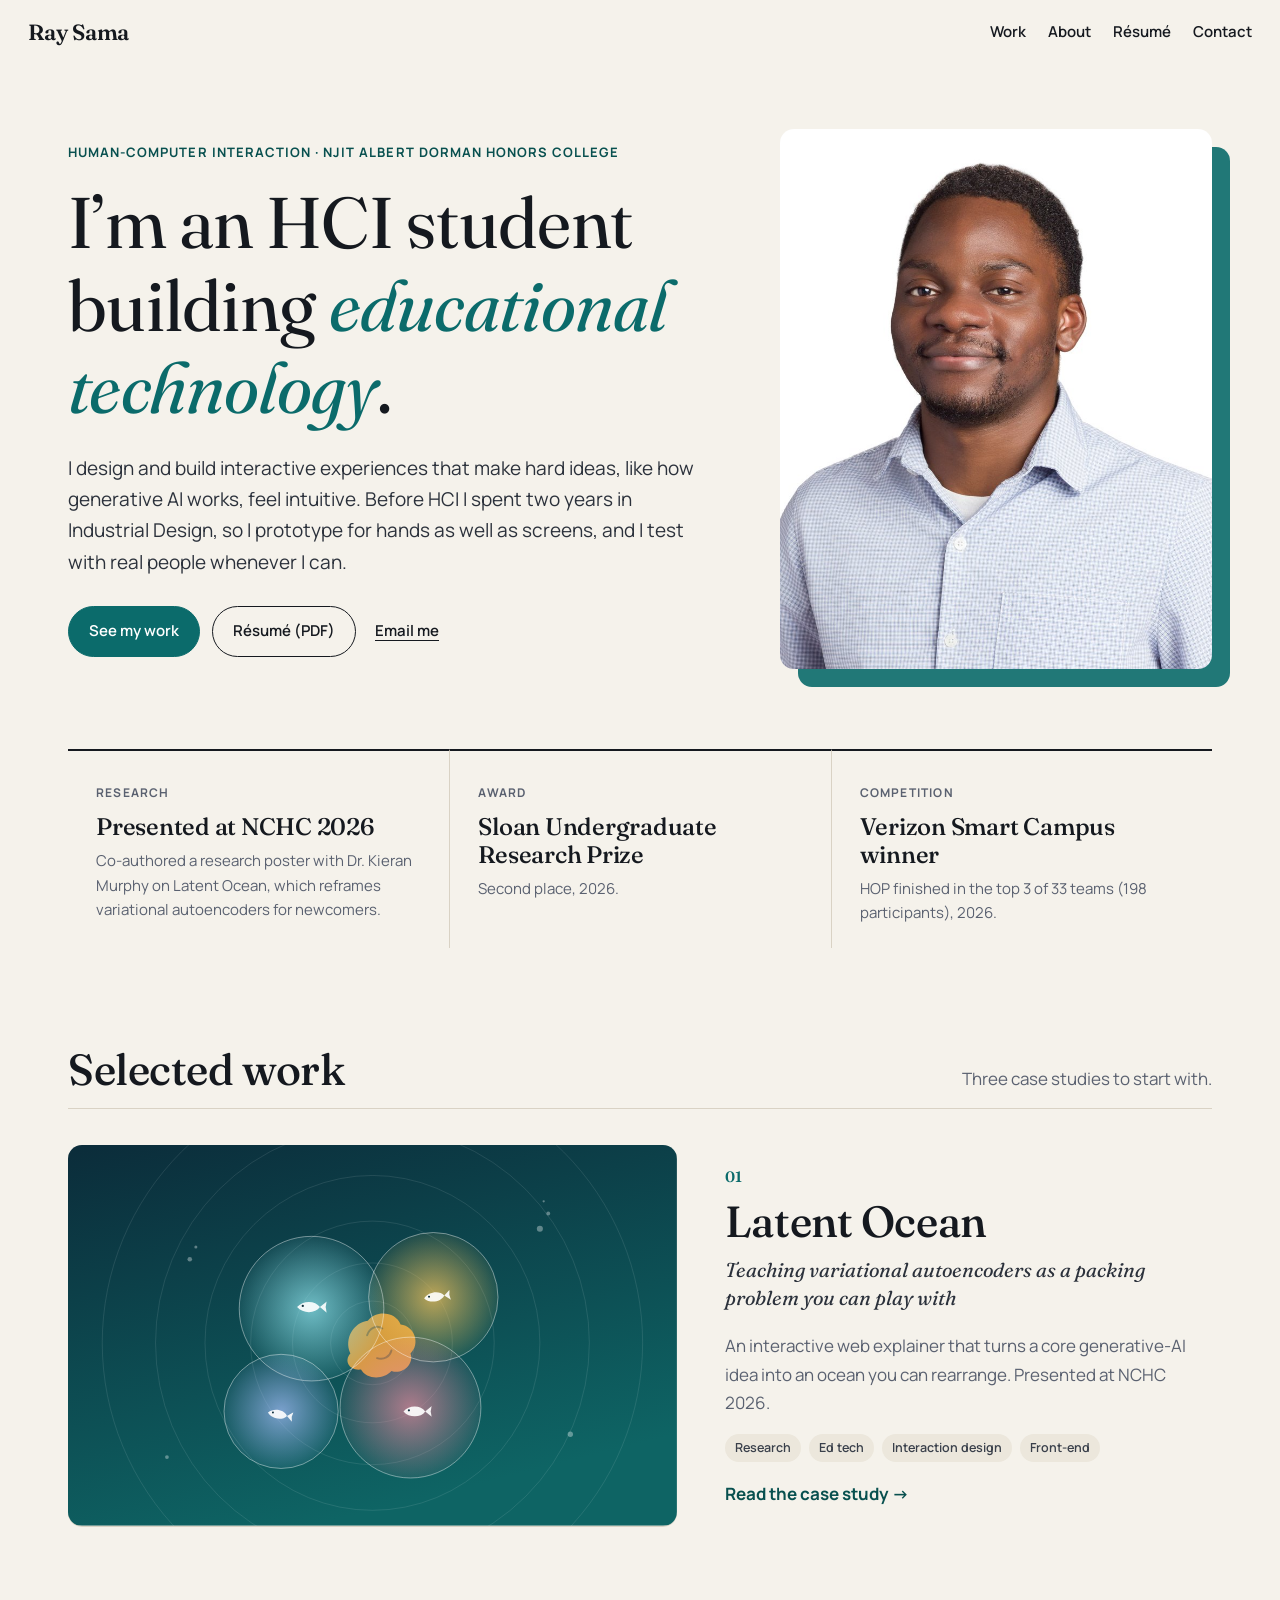
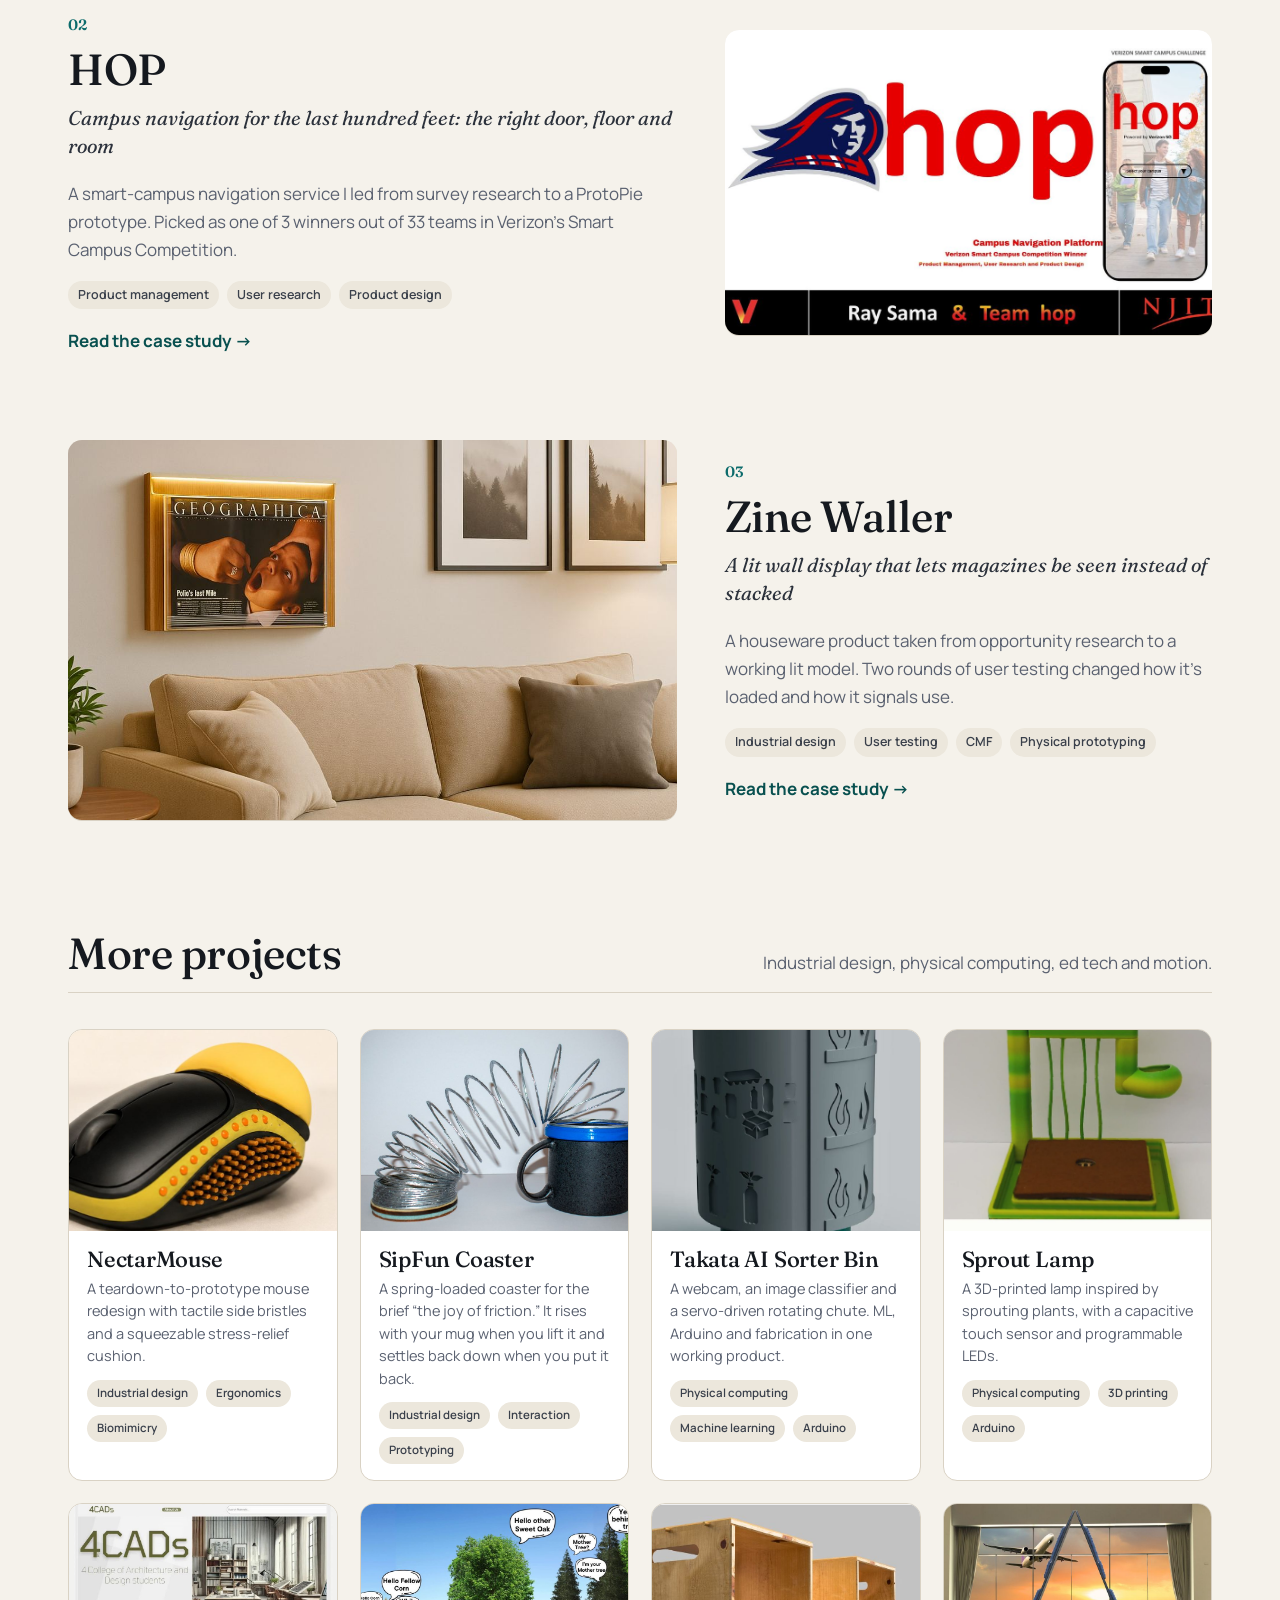
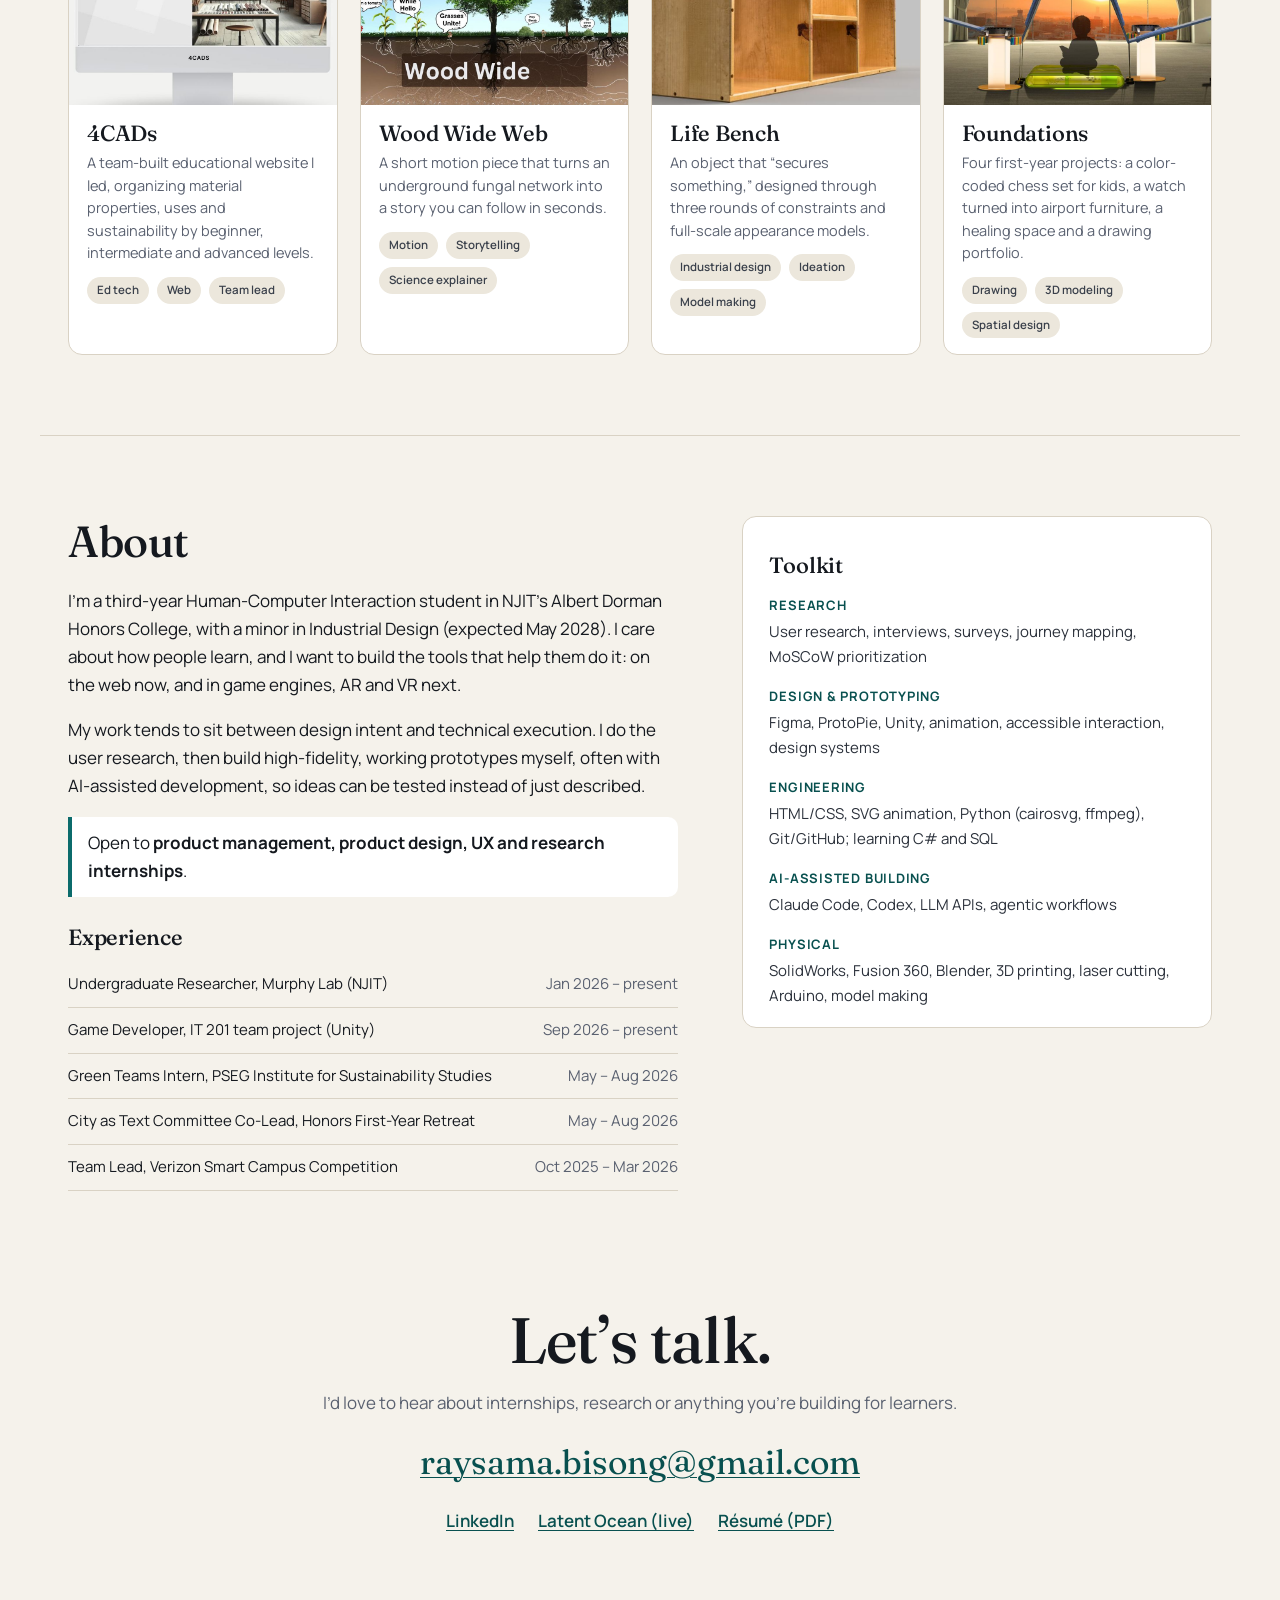
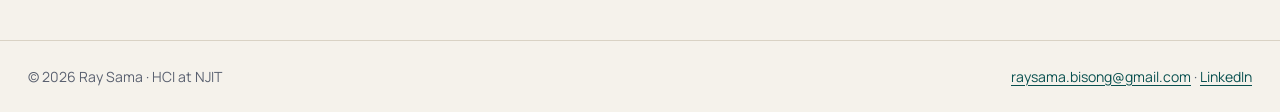
<file: index.html>
<!DOCTYPE html>
<html lang="en">
<head>
<meta charset="utf-8">
<meta name="viewport" content="width=device-width, initial-scale=1">
<title>Ray Sama | HCI student building educational technology</title>
<meta name="description" content="Portfolio of Ray Sama, a Human-Computer Interaction student at NJIT who builds educational technology, interactive prototypes and physical products.">
<meta property="og:title" content="Ray Sama | HCI student building educational technology">
<meta property="og:description" content="Portfolio of Ray Sama, a Human-Computer Interaction student at NJIT who builds educational technology, interactive prototypes and physical products.">
<meta property="og:type" content="website">
<meta property="og:image" content="https://iamraygb.github.io/assets/img/og.jpg">
<meta name="twitter:card" content="summary_large_image">
<link rel="icon" href="assets/favicon.svg" type="image/svg+xml">
<link rel="preconnect" href="https://fonts.googleapis.com"><link rel="preconnect" href="https://fonts.gstatic.com" crossorigin><link href="https://fonts.googleapis.com/css2?family=Fraunces:opsz,wght@9..144,400;9..144,500;9..144,600&family=Manrope:wght@400;500;600;700&display=swap" rel="stylesheet">
<link rel="stylesheet" href="assets/css/site.css">
</head>
<body>
<a class="skip" href="#main">Skip to content</a>
<header class="site-header">
  <a class="wordmark" href="index.html">Ray Sama</a>
  <nav aria-label="Primary">
    <a href="index.html#work">Work</a>
    <a href="index.html#about">About</a>
    <a href="assets/Ray_Sama_Resume.pdf">R&eacute;sum&eacute;</a>
    <a href="index.html#contact">Contact</a>
  </nav>
</header>
<main id="main">
<section class="hero wrap">
  <div class="hero-text">
    <p class="eyebrow">Human-Computer Interaction &middot; NJIT Albert Dorman Honors College</p>
    <h1>I&rsquo;m an HCI student building <em>educational technology</em>.</h1>
    <p class="lede">I design and build interactive experiences that make hard ideas, like how generative AI works, feel intuitive. Before HCI I spent two years in Industrial Design, so I prototype for hands as well as screens, and I test with real people whenever I can.</p>
    <div class="cta">
      <a class="btn primary" href="#work">See my work</a>
      <a class="btn" href="assets/Ray_Sama_Resume.pdf">R&eacute;sum&eacute; (PDF)</a>
      <a class="btn ghost" href="mailto:raysama.bisong@gmail.com">Email me</a>
    </div>
  </div>
  <figure class="hero-photo">
    <img src="assets/img/ray-sama.jpg" width="800" height="1000" alt="Portrait of Ray Sama" loading="eager">
  </figure>
</section>

<section class="highlights wrap" aria-label="Highlights">
  <div class="hl">
    <span class="hl-label">Research</span>
    <h2 class="hl-title">Presented at NCHC 2026</h2>
    <p>Co-authored a research poster with Dr. Kieran Murphy on Latent Ocean, which reframes variational autoencoders for newcomers.</p>
  </div>
  <div class="hl">
    <span class="hl-label">Award</span>
    <h2 class="hl-title">Sloan Undergraduate Research Prize</h2>
    <p>Second place, 2026.</p>
  </div>
  <div class="hl">
    <span class="hl-label">Competition</span>
    <h2 class="hl-title">Verizon Smart Campus winner</h2>
    <p>HOP finished in the top 3 of 33 teams (198 participants), 2026.</p>
  </div>
</section>

<section id="work" class="work wrap">
  <div class="section-head"><h2>Selected work</h2><p>Three case studies to start with.</p></div>
  <article class="feature">
    <a class="feature-media" href="work/latent-ocean.html" tabindex="-1" aria-hidden="true"><svg class="ocean-art" viewBox="0 0 1600 1000" role="img" aria-label="Illustration of Latent Ocean: translucent clouds overlapping around a central reef" xmlns="http://www.w3.org/2000/svg" preserveAspectRatio="xMidYMid slice">
<defs>
<linearGradient id="sea" x1="0" y1="0" x2="0.4" y2="1"><stop offset="0" stop-color="#0B2C3A"/><stop offset="1" stop-color="#0E6464"/></linearGradient>
<radialGradient id="c1"><stop offset="0" stop-color="#8FE3EC" stop-opacity=".75"/><stop offset="1" stop-color="#8FE3EC" stop-opacity=".08"/></radialGradient>
<radialGradient id="c2"><stop offset="0" stop-color="#F5C35A" stop-opacity=".75"/><stop offset="1" stop-color="#F5C35A" stop-opacity=".08"/></radialGradient>
<radialGradient id="c3"><stop offset="0" stop-color="#F08AA0" stop-opacity=".7"/><stop offset="1" stop-color="#F08AA0" stop-opacity=".08"/></radialGradient>
<radialGradient id="c4"><stop offset="0" stop-color="#A9C1FF" stop-opacity=".7"/><stop offset="1" stop-color="#A9C1FF" stop-opacity=".08"/></radialGradient>
<symbol id="fish" viewBox="-30 -14 60 28"><path d="M-22 0 C-12 -12 10 -12 18 0 C10 12 -12 12 -22 0Z M18 0 L30 -10 L28 0 L30 10Z" fill="#fff" fill-opacity=".9"/><circle cx="-12" cy="-2" r="2" fill="#0B2C3A"/></symbol>
</defs>
<rect width="1600" height="1000" fill="url(#sea)"/>
<g fill="none" stroke="#fff" stroke-opacity=".13" stroke-width="2">
<circle cx="800" cy="520" r="110"/><circle cx="800" cy="520" r="210"/><circle cx="800" cy="520" r="320"/><circle cx="800" cy="520" r="440"/><circle cx="800" cy="520" r="570"/><circle cx="800" cy="520" r="710"/>
</g>
<path d="M742 548c-18-40 10-82 46-86 22-30 74-24 86 10 38 4 52 52 26 76 10 30-22 56-50 46-22 24-66 22-80-4-30 4-46-22-28-42z" fill="#E7A23B" fill-opacity=".92"/>
<path d="M786 500c6-20 26-28 40-18M812 560c18 6 34-4 38-20" stroke="#0B2C3A" stroke-opacity=".35" stroke-width="5" fill="none" stroke-linecap="round"/>
<circle cx="640" cy="430" r="190" fill="url(#c1)"/>
<circle cx="960" cy="400" r="170" fill="url(#c2)"/>
<circle cx="900" cy="690" r="185" fill="url(#c3)"/>
<circle cx="560" cy="700" r="150" fill="url(#c4)"/>
<g stroke="#fff" stroke-opacity=".55" stroke-width="2" fill="none">
<circle cx="640" cy="430" r="190"/><circle cx="960" cy="400" r="170"/><circle cx="900" cy="690" r="185"/><circle cx="560" cy="700" r="150"/>
</g>
<use href="#fish" x="590" y="405" width="90" height="42"/>
<use href="#fish" x="925" y="380" width="80" height="38" transform="rotate(-8 965 399)"/>
<use href="#fish" x="870" y="680" width="86" height="40"/>
<use href="#fish" x="515" y="690" width="76" height="36" transform="rotate(10 553 708)"/>
<g fill="#fff" fill-opacity=".35"><circle cx="1240" cy="220" r="8"/><circle cx="1262" cy="180" r="5"/><circle cx="1250" cy="148" r="3"/><circle cx="320" cy="300" r="6"/><circle cx="336" cy="268" r="4"/><circle cx="1320" cy="760" r="7"/><circle cx="260" cy="820" r="5"/></g>
</svg></a>
    <div class="feature-body">
      <span class="num">01</span>
      <h3><a href="work/latent-ocean.html">Latent Ocean</a></h3>
      <p class="feature-kicker">Teaching variational autoencoders as a packing problem you can play with</p>
      <p>An interactive web explainer that turns a core generative-AI idea into an ocean you can rearrange. Presented at NCHC 2026.</p>
      <ul class="tags"><li>Research</li><li>Ed tech</li><li>Interaction design</li><li>Front-end</li></ul>
      <a class="more" href="work/latent-ocean.html">Read the case study <span aria-hidden="true">&rarr;</span></a>
    </div>
  </article>
  <article class="feature flip">
    <a class="feature-media" href="work/hop.html" tabindex="-1" aria-hidden="true"><img src="assets/img/hop/cover.jpg" width="1200" height="675" alt="HOP project cover" loading="lazy"></a>
    <div class="feature-body">
      <span class="num">02</span>
      <h3><a href="work/hop.html">HOP</a></h3>
      <p class="feature-kicker">Campus navigation for the last hundred feet: the right door, floor and room</p>
      <p>A smart-campus navigation service I led from survey research to a ProtoPie prototype. Picked as one of 3 winners out of 33 teams in Verizon&rsquo;s Smart Campus Competition.</p>
      <ul class="tags"><li>Product management</li><li>User research</li><li>Product design</li></ul>
      <a class="more" href="work/hop.html">Read the case study <span aria-hidden="true">&rarr;</span></a>
    </div>
  </article>
  <article class="feature">
    <a class="feature-media" href="work/zine-waller.html" tabindex="-1" aria-hidden="true"><img src="assets/img/zine-waller/cover.jpg" width="1200" height="675" alt="Zine Waller project cover" loading="lazy"></a>
    <div class="feature-body">
      <span class="num">03</span>
      <h3><a href="work/zine-waller.html">Zine Waller</a></h3>
      <p class="feature-kicker">A lit wall display that lets magazines be seen instead of stacked</p>
      <p>A houseware product taken from opportunity research to a working lit model. Two rounds of user testing changed how it&rsquo;s loaded and how it signals use.</p>
      <ul class="tags"><li>Industrial design</li><li>User testing</li><li>CMF</li><li>Physical prototyping</li></ul>
      <a class="more" href="work/zine-waller.html">Read the case study <span aria-hidden="true">&rarr;</span></a>
    </div>
  </article>
</section>

<section class="more-work wrap" aria-labelledby="more-title">
  <div class="section-head"><h2 id="more-title">More projects</h2><p>Industrial design, physical computing, ed tech and motion.</p></div>
  <div class="grid">
    <a class="card" href="work/nectarmouse.html">
      <div class="card-media"><img src="assets/img/nectarmouse/cover.jpg" width="936" height="527" alt="NectarMouse project cover" loading="lazy"></div>
      <div class="card-body"><h3>NectarMouse</h3><p>A teardown-to-prototype mouse redesign with tactile side bristles and a squeezable stress-relief cushion.</p><ul class="tags"><li>Industrial design</li><li>Ergonomics</li><li>Biomimicry</li></ul></div>
    </a>
    <a class="card" href="work/sipfun-coaster.html">
      <div class="card-media"><img src="assets/img/sipfun-coaster/cover.jpg" width="1200" height="675" alt="SipFun Coaster project cover" loading="lazy"></div>
      <div class="card-body"><h3>SipFun Coaster</h3><p>A spring-loaded coaster for the brief &ldquo;the joy of friction.&rdquo; It rises with your mug when you lift it and settles back down when you put it back.</p><ul class="tags"><li>Industrial design</li><li>Interaction</li><li>Prototyping</li></ul></div>
    </a>
    <a class="card" href="work/takata-sorter-bin.html">
      <div class="card-media"><img src="assets/img/takata-sorter-bin/cover.jpg" width="666" height="872" alt="Takata AI Sorter Bin project cover" loading="lazy"></div>
      <div class="card-body"><h3>Takata AI Sorter Bin</h3><p>A webcam, an image classifier and a servo-driven rotating chute. ML, Arduino and fabrication in one working product.</p><ul class="tags"><li>Physical computing</li><li>Machine learning</li><li>Arduino</li></ul></div>
    </a>
    <a class="card" href="work/sprout-lamp.html">
      <div class="card-media"><img src="assets/img/sprout-lamp/cover.jpg" width="1200" height="820" alt="Sprout Lamp project cover" loading="lazy"></div>
      <div class="card-body"><h3>Sprout Lamp</h3><p>A 3D-printed lamp inspired by sprouting plants, with a capacitive touch sensor and programmable LEDs.</p><ul class="tags"><li>Physical computing</li><li>3D printing</li><li>Arduino</li></ul></div>
    </a>
    <a class="card" href="work/4cads.html">
      <div class="card-media"><img src="assets/img/4cads/cover.jpg" width="918" height="780" alt="4CADs project cover" loading="lazy"></div>
      <div class="card-body"><h3>4CADs</h3><p>A team-built educational website I led, organizing material properties, uses and sustainability by beginner, intermediate and advanced levels.</p><ul class="tags"><li>Ed tech</li><li>Web</li><li>Team lead</li></ul></div>
    </a>
    <a class="card" href="work/wood-wide-web.html">
      <div class="card-media"><img src="assets/img/wood-wide-web/cover.jpg" width="1200" height="675" alt="Wood Wide Web project cover" loading="lazy"></div>
      <div class="card-body"><h3>Wood Wide Web</h3><p>A short motion piece that turns an underground fungal network into a story you can follow in seconds.</p><ul class="tags"><li>Motion</li><li>Storytelling</li><li>Science explainer</li></ul></div>
    </a>
    <a class="card" href="work/life-bench.html">
      <div class="card-media"><img src="assets/img/life-bench/cover.jpg" width="1116" height="557" alt="Life Bench project cover" loading="lazy"></div>
      <div class="card-body"><h3>Life Bench</h3><p>An object that &ldquo;secures something,&rdquo; designed through three rounds of constraints and full-scale appearance models.</p><ul class="tags"><li>Industrial design</li><li>Ideation</li><li>Model making</li></ul></div>
    </a>
    <a class="card" href="work/foundations.html">
      <div class="card-media"><img src="assets/img/foundations/cover.jpg" width="1200" height="628" alt="Foundations project cover" loading="lazy"></div>
      <div class="card-body"><h3>Foundations</h3><p>Four first-year projects: a color-coded chess set for kids, a watch turned into airport furniture, a healing space and a drawing portfolio.</p><ul class="tags"><li>Drawing</li><li>3D modeling</li><li>Spatial design</li></ul></div>
    </a>
  </div>
</section>

<section id="about" class="about wrap">
  <div class="about-text">
    <h2>About</h2>
    <p>I&rsquo;m a third-year Human-Computer Interaction student in NJIT&rsquo;s Albert Dorman Honors College, with a minor in Industrial Design (expected May 2028). I care about how people learn, and I want to build the tools that help them do it: on the web now, and in game engines, AR and VR next.</p>
    <p>My work tends to sit between design intent and technical execution. I do the user research, then build high-fidelity, working prototypes myself, often with AI-assisted development, so ideas can be tested instead of just described.</p>
    <p class="open">Open to <strong>product management, product design, UX and research internships</strong>.</p>
    <h3>Experience</h3>
    <ul class="exp">
      <li><span>Undergraduate Researcher, Murphy Lab (NJIT)</span><span>Jan 2026 &ndash; present</span></li>
      <li><span>Game Developer, IT 201 team project (Unity)</span><span>Sep 2026 &ndash; present</span></li>
      <li><span>Green Teams Intern, PSEG Institute for Sustainability Studies</span><span>May &ndash; Aug 2026</span></li>
      <li><span>City as Text Committee Co-Lead, Honors First-Year Retreat</span><span>May &ndash; Aug 2026</span></li>
      <li><span>Team Lead, Verizon Smart Campus Competition</span><span>Oct 2025 &ndash; Mar 2026</span></li>
    </ul>
  </div>
  <div class="skills">
    <h3>Toolkit</h3>
    <dl>
      <dt>Research</dt><dd>User research, interviews, surveys, journey mapping, MoSCoW prioritization</dd>
      <dt>Design &amp; prototyping</dt><dd>Figma, ProtoPie, Unity, animation, accessible interaction, design systems</dd>
      <dt>Engineering</dt><dd>HTML/CSS, SVG animation, Python (cairosvg, ffmpeg), Git/GitHub; learning C# and SQL</dd>
      <dt>AI-assisted building</dt><dd>Claude Code, Codex, LLM APIs, agentic workflows</dd>
      <dt>Physical</dt><dd>SolidWorks, Fusion 360, Blender, 3D printing, laser cutting, Arduino, model making</dd>
    </dl>
  </div>
</section>

<section id="contact" class="contact wrap">
  <h2>Let&rsquo;s talk.</h2>
  <p>I&rsquo;d love to hear about internships, research or anything you&rsquo;re building for learners.</p>
  <p class="contact-links">
    <a class="big" href="mailto:raysama.bisong@gmail.com">raysama.bisong@gmail.com</a>
  </p>
  <p class="contact-row"><a href="https://www.linkedin.com/in/raysama">LinkedIn</a> <a href="https://iamraygb.github.io/Latent-Ocean/">Latent Ocean (live)</a> <a href="assets/Ray_Sama_Resume.pdf">R&eacute;sum&eacute; (PDF)</a></p>
</section>
</main>
<footer class="site-footer">
  <p>&copy; 2026 Ray Sama &middot; HCI at NJIT</p>
  <p><a href="mailto:raysama.bisong@gmail.com">raysama.bisong@gmail.com</a> &middot; <a href="https://www.linkedin.com/in/raysama">LinkedIn</a></p>
</footer>
<div class="lightbox" hidden aria-modal="true" role="dialog" aria-label="Image viewer">
  <button class="lb-close" aria-label="Close">&times;</button>
  <button class="lb-prev" aria-label="Previous image">&#8249;</button>
  <figure><img alt=""><figcaption></figcaption></figure>
  <button class="lb-next" aria-label="Next image">&#8250;</button>
</div>
<script src="assets/js/site.js"></script>
</body>
</html>
</file>
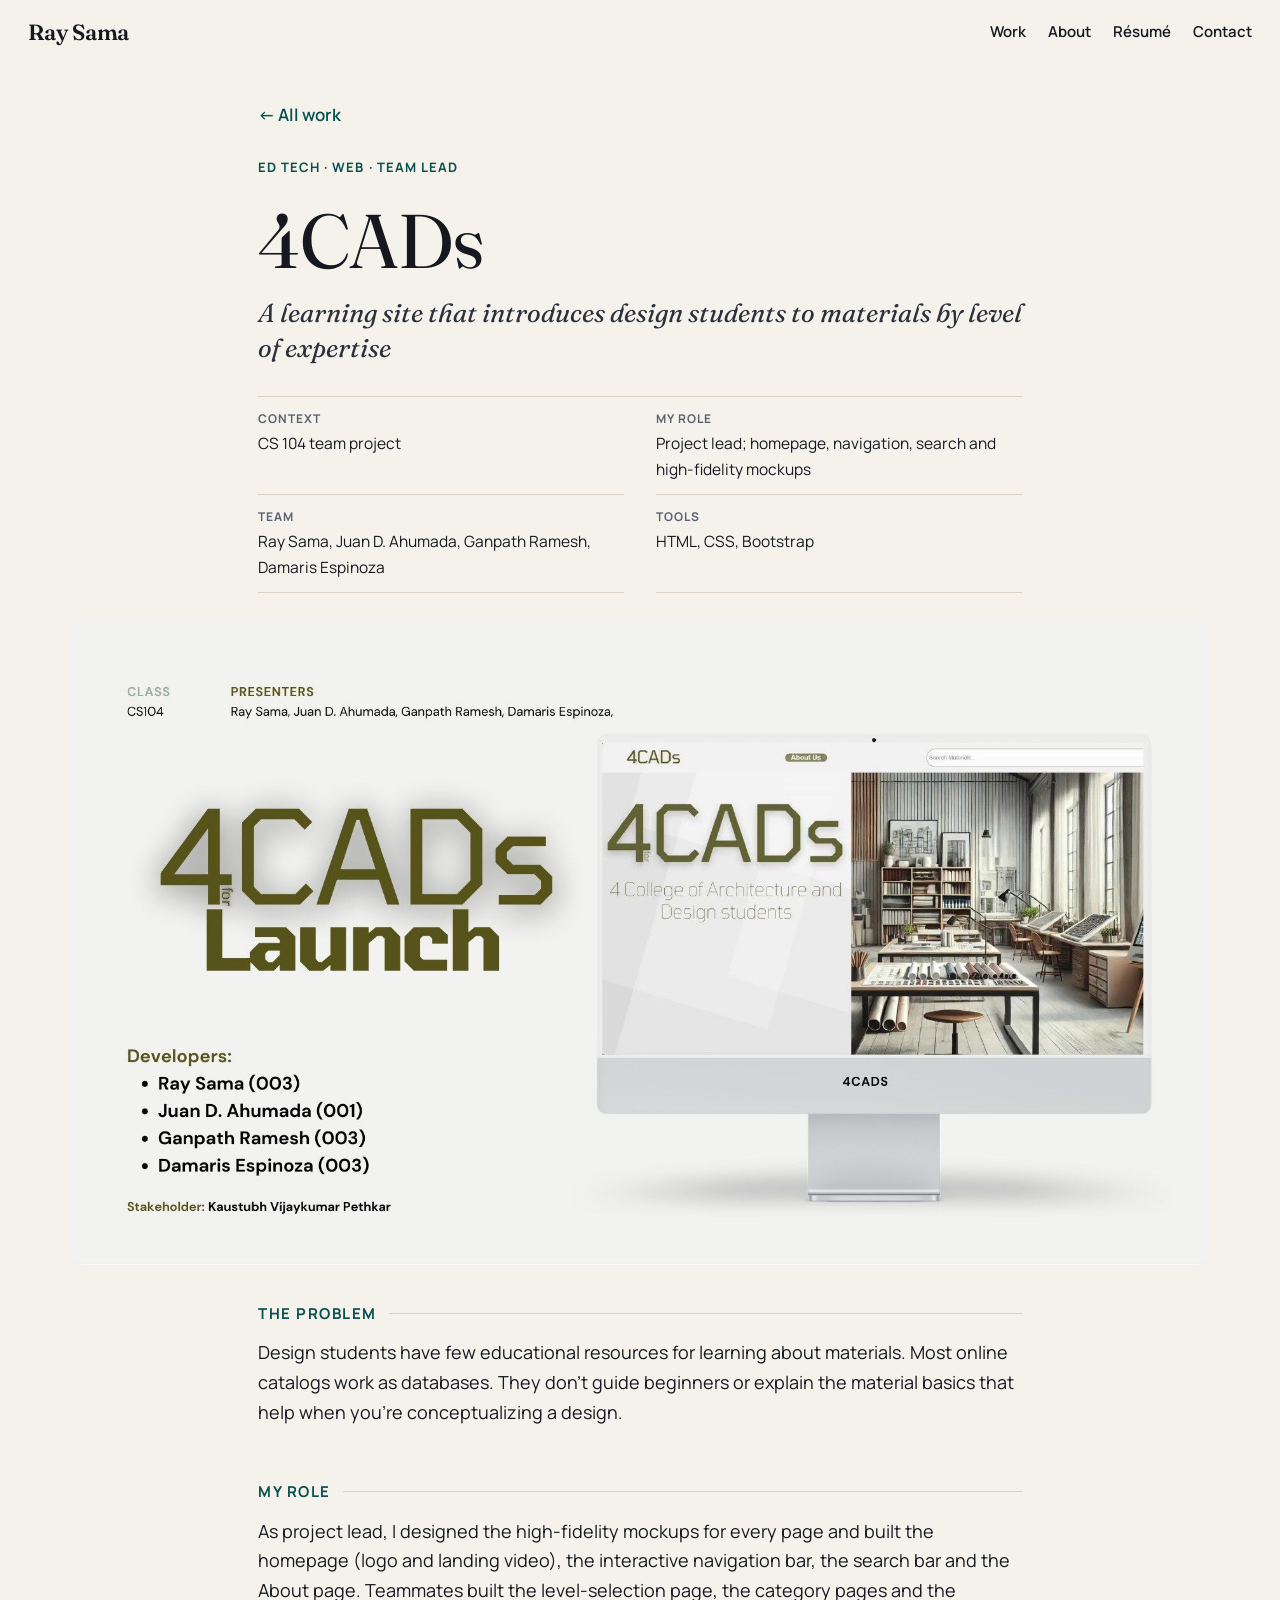
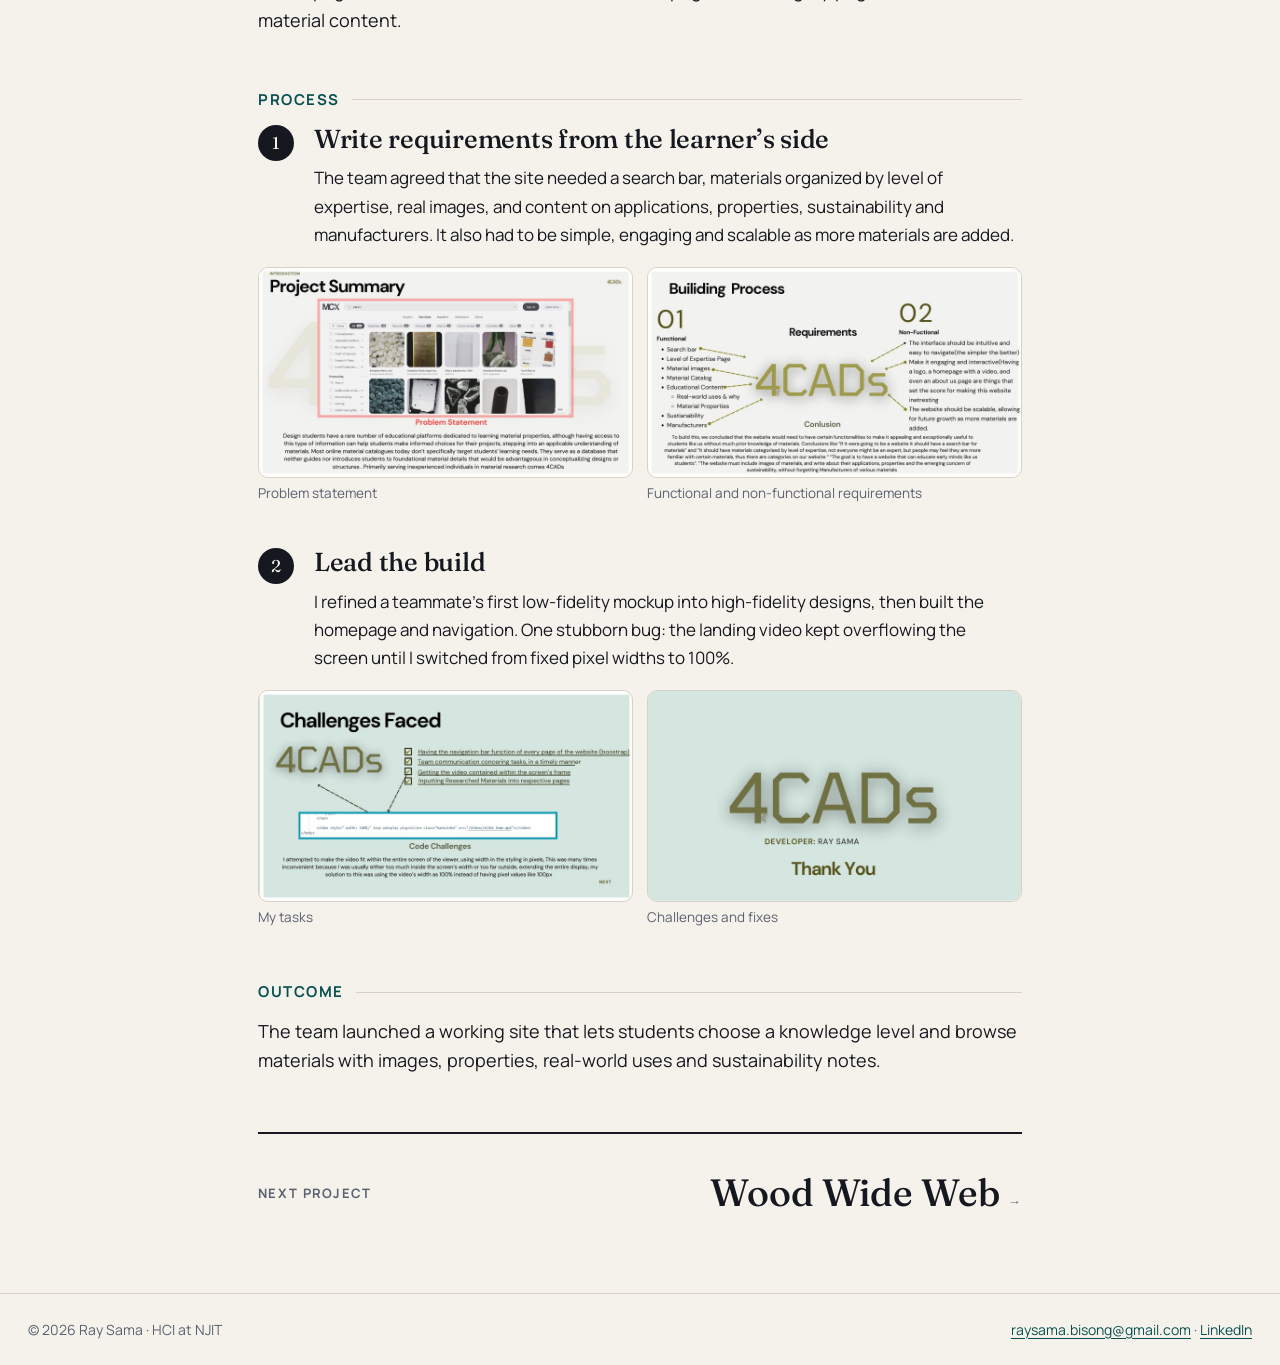
<file: work/4cads.html>
<!DOCTYPE html>
<html lang="en">
<head>
<meta charset="utf-8">
<meta name="viewport" content="width=device-width, initial-scale=1">
<title>4CADs | Ray Sama</title>
<meta name="description" content="A learning site that introduces design students to materials by level of expertise">
<meta property="og:title" content="4CADs | Ray Sama">
<meta property="og:description" content="A learning site that introduces design students to materials by level of expertise">
<meta property="og:type" content="website">
<meta property="og:image" content="https://iamraygb.github.io/assets/img/og.jpg">
<meta name="twitter:card" content="summary_large_image">
<link rel="icon" href="../assets/favicon.svg" type="image/svg+xml">
<link rel="preconnect" href="https://fonts.googleapis.com"><link rel="preconnect" href="https://fonts.gstatic.com" crossorigin><link href="https://fonts.googleapis.com/css2?family=Fraunces:opsz,wght@9..144,400;9..144,500;9..144,600&family=Manrope:wght@400;500;600;700&display=swap" rel="stylesheet">
<link rel="stylesheet" href="../assets/css/site.css">
</head>
<body>
<a class="skip" href="#main">Skip to content</a>
<header class="site-header">
  <a class="wordmark" href="../index.html">Ray Sama</a>
  <nav aria-label="Primary">
    <a href="../index.html#work">Work</a>
    <a href="../index.html#about">About</a>
    <a href="../assets/Ray_Sama_Resume.pdf">R&eacute;sum&eacute;</a>
    <a href="../index.html#contact">Contact</a>
  </nav>
</header>
<main id="main" class="case">
<div class="wrap narrow">
<a class="back" href="../index.html#work">&larr; All work</a>
<p class="eyebrow">Ed tech &middot; Web &middot; Team lead</p>
<h1>4CADs</h1>
<p class="case-kicker">A learning site that introduces design students to materials by level of expertise</p>
<dl class="meta"><div><dt>Context</dt><dd>CS 104 team project</dd></div><div><dt>My role</dt><dd>Project lead; homepage, navigation, search and high-fidelity mockups</dd></div><div><dt>Team</dt><dd>Ray Sama, Juan D. Ahumada, Ganpath Ramesh, Damaris Espinoza</dd></div><div><dt>Tools</dt><dd>HTML, CSS, Bootstrap</dd></div></dl>
</div>
<div class="wrap case-hero"><img src="../assets/img/4cads/hero.jpg" width="1800" height="1013" alt="4CADs" loading="eager" data-zoom></div>
<div class="wrap narrow">
<section class="block"><h2>The problem</h2><p>Design students have few educational resources for learning about materials. Most online catalogs work as databases. They don&rsquo;t guide beginners or explain the material basics that help when you&rsquo;re conceptualizing a design.</p></section>
<section class="block"><h2>My role</h2><p>As project lead, I designed the high-fidelity mockups for every page and built the homepage (logo and landing video), the interactive navigation bar, the search bar and the About page. Teammates built the level-selection page, the category pages and the material content.</p></section>
<section class="block"><h2>Process</h2><ol class="steps">
<li class="step"><h3>Write requirements from the learner&rsquo;s side</h3><p>The team agreed that the site needed a search bar, materials organized by level of expertise, real images, and content on applications, properties, sustainability and manufacturers. It also had to be simple, engaging and scalable as more materials are added.</p><div class="figs n2"><figure><img src="../assets/img/4cads/4c-02.jpg" width="1600" height="900" alt="Problem statement" loading="lazy" data-zoom><figcaption>Problem statement</figcaption></figure><figure><img src="../assets/img/4cads/4c-04.jpg" width="1600" height="900" alt="Functional and non-functional requirements" loading="lazy" data-zoom><figcaption>Functional and non-functional requirements</figcaption></figure></div></li>
<li class="step"><h3>Lead the build</h3><p>I refined a teammate&rsquo;s first low-fidelity mockup into high-fidelity designs, then built the homepage and navigation. One stubborn bug: the landing video kept overflowing the screen until I switched from fixed pixel widths to 100%.</p><div class="figs n2"><figure><img src="../assets/img/4cads/4c-16.jpg" width="1600" height="900" alt="My tasks" loading="lazy" data-zoom><figcaption>My tasks</figcaption></figure><figure><img src="../assets/img/4cads/4c-17.jpg" width="1600" height="900" alt="Challenges and fixes" loading="lazy" data-zoom><figcaption>Challenges and fixes</figcaption></figure></div></li>
</ol></section>
<section class="block"><h2>Outcome</h2><p>The team launched a working site that lets students choose a knowledge level and browse materials with images, properties, real-world uses and sustainability notes.</p></section>
<a class="next" href="wood-wide-web.html"><span>Next project</span><strong>Wood Wide Web <span aria-hidden="true">&rarr;</span></strong></a>
</div>
</main>
<footer class="site-footer">
  <p>&copy; 2026 Ray Sama &middot; HCI at NJIT</p>
  <p><a href="mailto:raysama.bisong@gmail.com">raysama.bisong@gmail.com</a> &middot; <a href="https://www.linkedin.com/in/raysama">LinkedIn</a></p>
</footer>
<div class="lightbox" hidden aria-modal="true" role="dialog" aria-label="Image viewer">
  <button class="lb-close" aria-label="Close">&times;</button>
  <button class="lb-prev" aria-label="Previous image">&#8249;</button>
  <figure><img alt=""><figcaption></figcaption></figure>
  <button class="lb-next" aria-label="Next image">&#8250;</button>
</div>
<script src="../assets/js/site.js"></script>
</body>
</html>
</file>
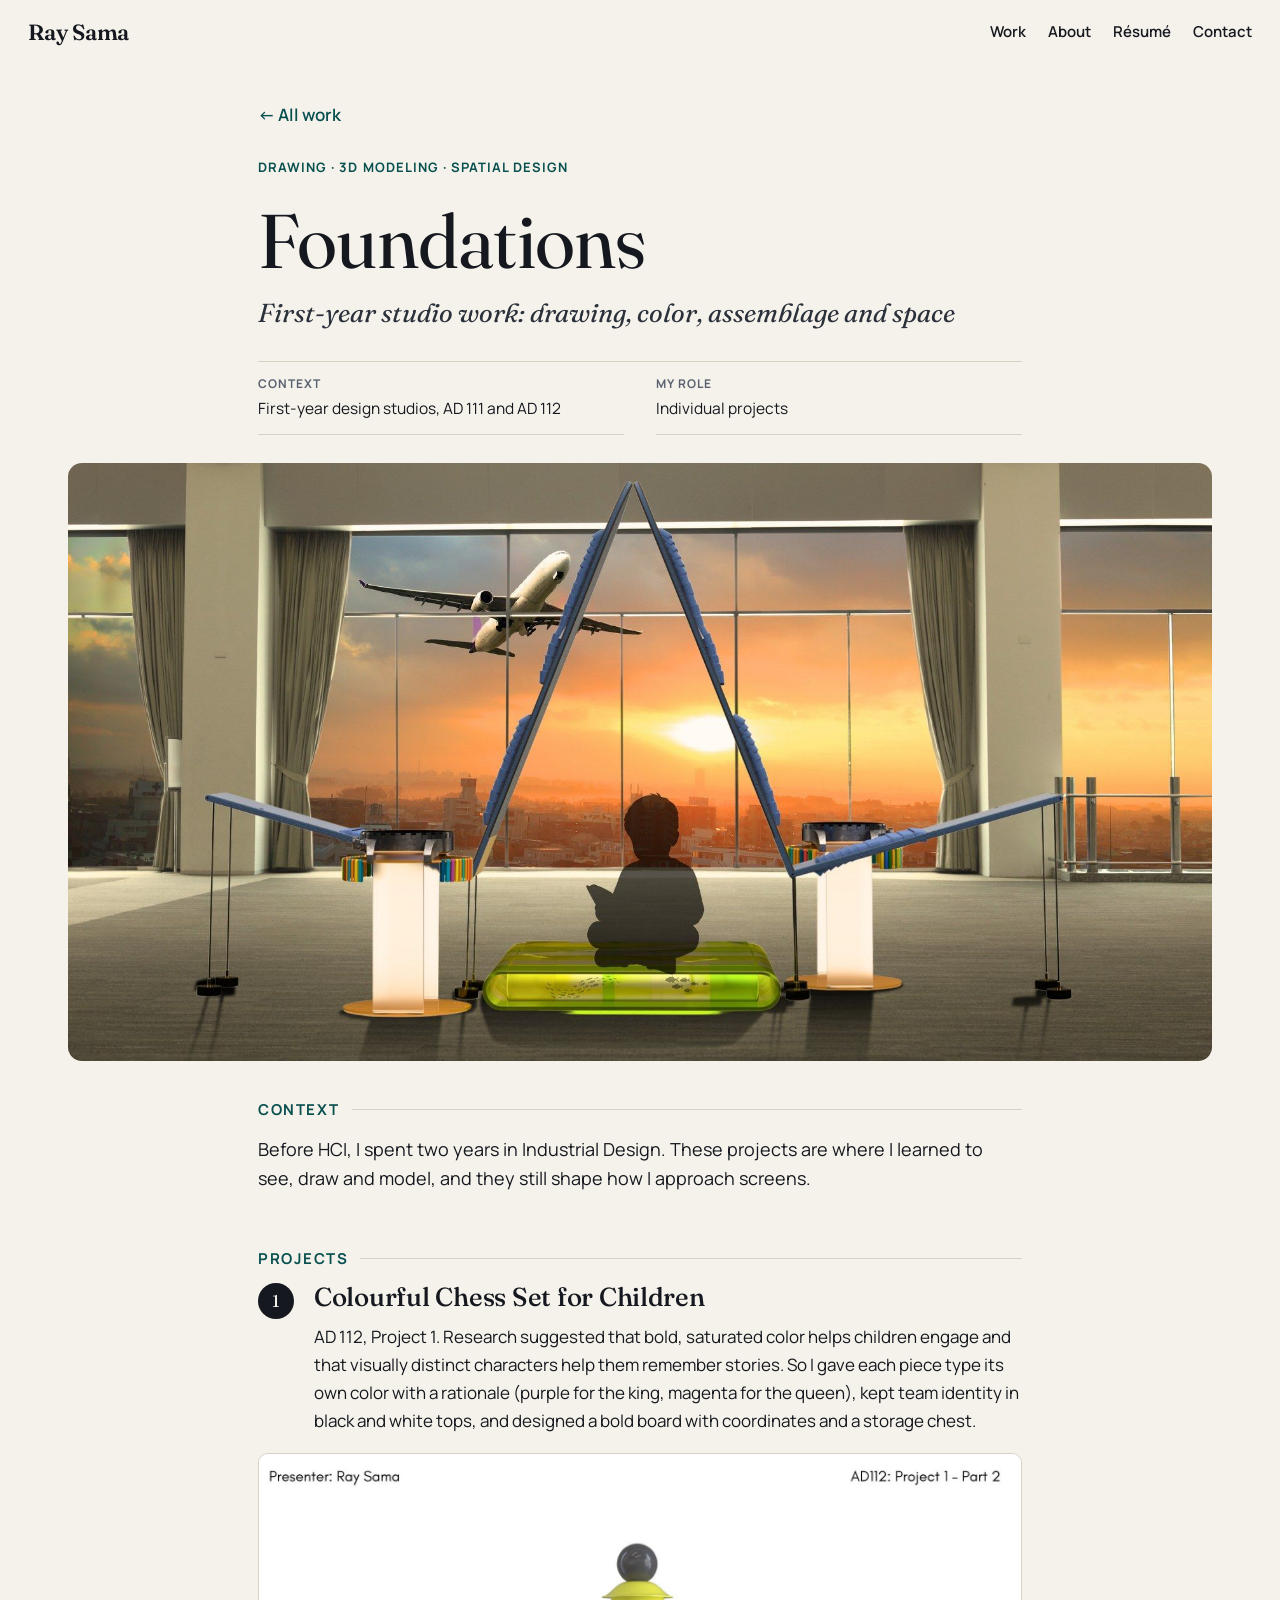
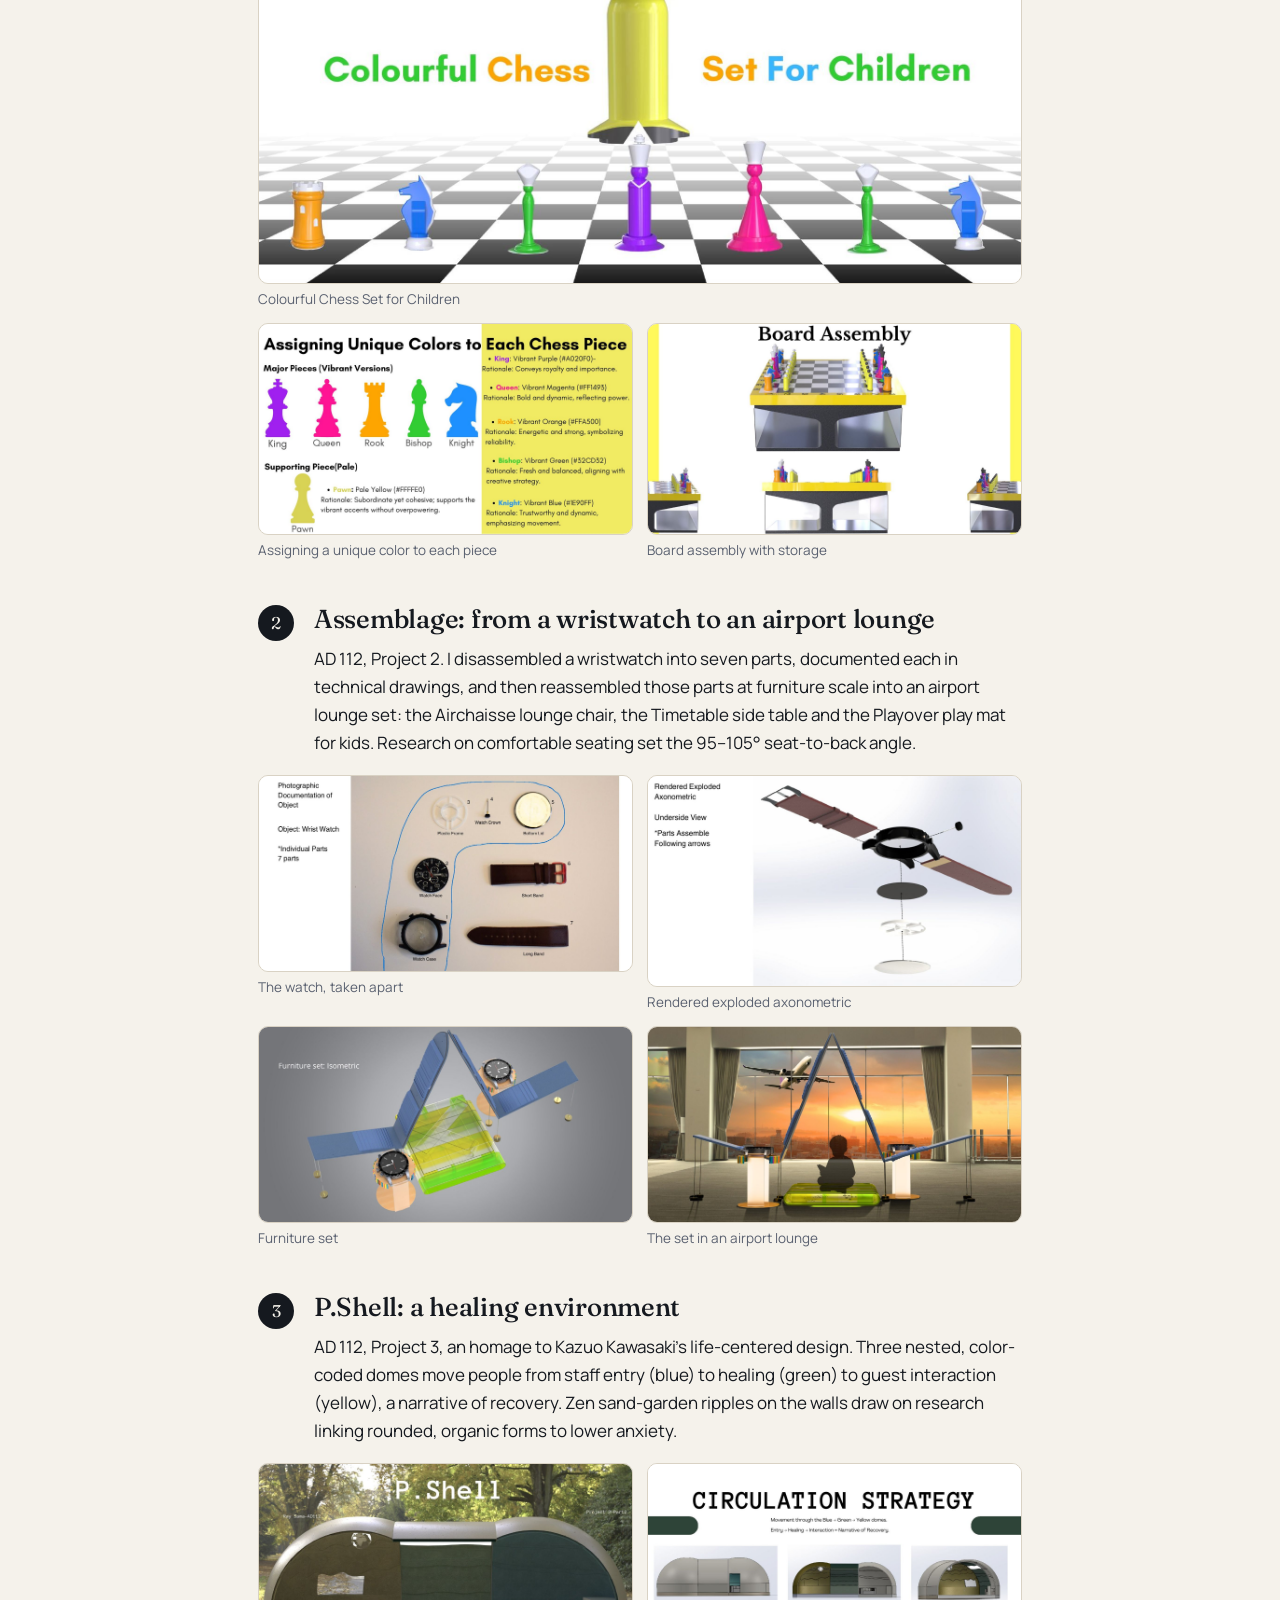
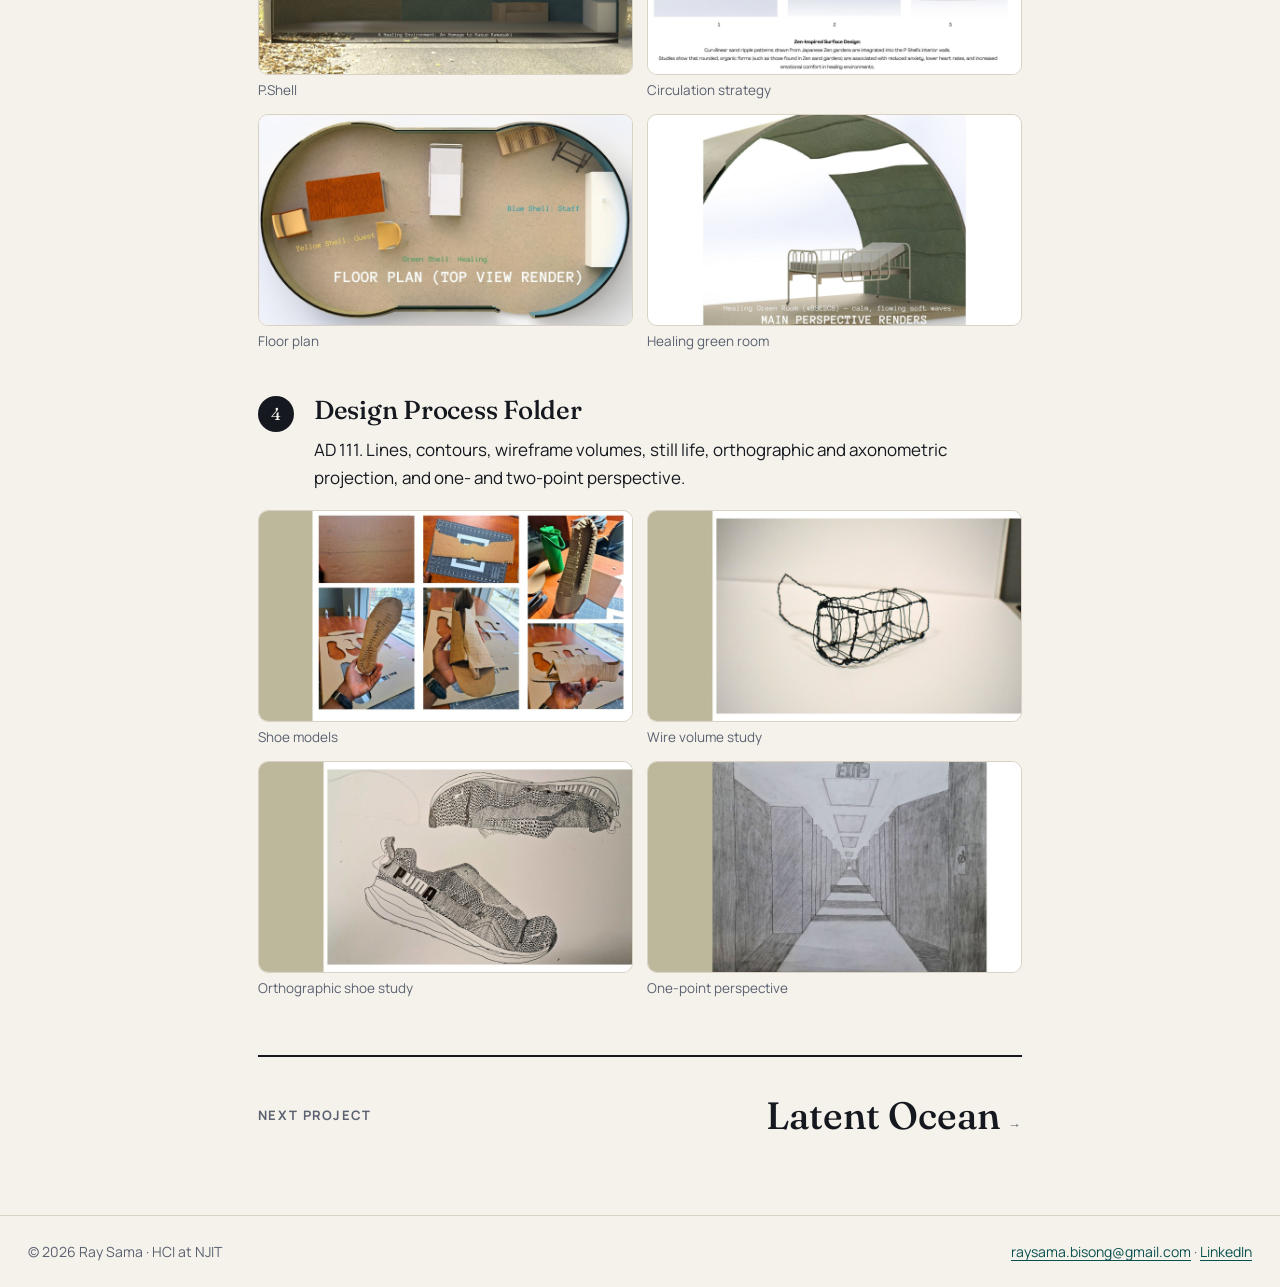
<file: work/foundations.html>
<!DOCTYPE html>
<html lang="en">
<head>
<meta charset="utf-8">
<meta name="viewport" content="width=device-width, initial-scale=1">
<title>Foundations | Ray Sama</title>
<meta name="description" content="First-year studio work: drawing, color, assemblage and space">
<meta property="og:title" content="Foundations | Ray Sama">
<meta property="og:description" content="First-year studio work: drawing, color, assemblage and space">
<meta property="og:type" content="website">
<meta property="og:image" content="https://iamraygb.github.io/assets/img/og.jpg">
<meta name="twitter:card" content="summary_large_image">
<link rel="icon" href="../assets/favicon.svg" type="image/svg+xml">
<link rel="preconnect" href="https://fonts.googleapis.com"><link rel="preconnect" href="https://fonts.gstatic.com" crossorigin><link href="https://fonts.googleapis.com/css2?family=Fraunces:opsz,wght@9..144,400;9..144,500;9..144,600&family=Manrope:wght@400;500;600;700&display=swap" rel="stylesheet">
<link rel="stylesheet" href="../assets/css/site.css">
</head>
<body>
<a class="skip" href="#main">Skip to content</a>
<header class="site-header">
  <a class="wordmark" href="../index.html">Ray Sama</a>
  <nav aria-label="Primary">
    <a href="../index.html#work">Work</a>
    <a href="../index.html#about">About</a>
    <a href="../assets/Ray_Sama_Resume.pdf">R&eacute;sum&eacute;</a>
    <a href="../index.html#contact">Contact</a>
  </nav>
</header>
<main id="main" class="case">
<div class="wrap narrow">
<a class="back" href="../index.html#work">&larr; All work</a>
<p class="eyebrow">Drawing &middot; 3D modeling &middot; Spatial design</p>
<h1>Foundations</h1>
<p class="case-kicker">First-year studio work: drawing, color, assemblage and space</p>
<dl class="meta"><div><dt>Context</dt><dd>First-year design studios, AD 111 and AD 112</dd></div><div><dt>My role</dt><dd>Individual projects</dd></div></dl>
</div>
<div class="wrap case-hero"><img src="../assets/img/foundations/hero.jpg" width="1800" height="942" alt="Foundations" loading="eager" data-zoom></div>
<div class="wrap narrow">
<section class="block"><h2>Context</h2><p>Before HCI, I spent two years in Industrial Design. These projects are where I learned to see, draw and model, and they still shape how I approach screens.</p></section>
<section class="block"><h2>Projects</h2><ol class="steps">
<li class="step"><h3>Colourful Chess Set for Children</h3><p>AD 112, Project 1. Research suggested that bold, saturated color helps children engage and that visually distinct characters help them remember stories. So I gave each piece type its own color with a rationale (purple for the king, magenta for the queen), kept team identity in black and white tops, and designed a bold board with coordinates and a storage chest.</p><div class="figs n3"><figure><img src="../assets/img/foundations/ch-01.jpg" width="1600" height="900" alt="Colourful Chess Set for Children" loading="lazy" data-zoom><figcaption>Colourful Chess Set for Children</figcaption></figure><figure><img src="../assets/img/foundations/ch-16.jpg" width="1600" height="900" alt="Assigning a unique color to each piece" loading="lazy" data-zoom><figcaption>Assigning a unique color to each piece</figcaption></figure><figure><img src="../assets/img/foundations/ch-10.jpg" width="1600" height="900" alt="Board assembly with storage" loading="lazy" data-zoom><figcaption>Board assembly with storage</figcaption></figure></div></li>
<li class="step"><h3>Assemblage: from a wristwatch to an airport lounge</h3><p>AD 112, Project 2. I disassembled a wristwatch into seven parts, documented each in technical drawings, and then reassembled those parts at furniture scale into an airport lounge set: the Airchaisse lounge chair, the Timetable side table and the Playover play mat for kids. Research on comfortable seating set the 95&ndash;105&deg; seat-to-back angle.</p><div class="figs n4"><figure><img src="../assets/img/foundations/as-03.jpg" width="1600" height="837" alt="The watch, taken apart" loading="lazy" data-zoom><figcaption>The watch, taken apart</figcaption></figure><figure><img src="../assets/img/foundations/a1-13.jpg" width="1600" height="900" alt="Rendered exploded axonometric" loading="lazy" data-zoom><figcaption>Rendered exploded axonometric</figcaption></figure><figure><img src="../assets/img/foundations/as-25.jpg" width="1600" height="837" alt="Furniture set" loading="lazy" data-zoom><figcaption>Furniture set</figcaption></figure><figure><img src="../assets/img/foundations/as-30.jpg" width="1600" height="837" alt="The set in an airport lounge" loading="lazy" data-zoom><figcaption>The set in an airport lounge</figcaption></figure></div></li>
<li class="step"><h3>P.Shell: a healing environment</h3><p>AD 112, Project 3, an homage to Kazuo Kawasaki&rsquo;s life-centered design. Three nested, color-coded domes move people from staff entry (blue) to healing (green) to guest interaction (yellow), a narrative of recovery. Zen sand-garden ripples on the walls draw on research linking rounded, organic forms to lower anxiety.</p><div class="figs n4"><figure><img src="../assets/img/foundations/ps-01.jpg" width="1600" height="900" alt="P.Shell" loading="lazy" data-zoom><figcaption>P.Shell</figcaption></figure><figure><img src="../assets/img/foundations/ps-04.jpg" width="1600" height="900" alt="Circulation strategy" loading="lazy" data-zoom><figcaption>Circulation strategy</figcaption></figure><figure><img src="../assets/img/foundations/ps-06.jpg" width="1600" height="900" alt="Floor plan" loading="lazy" data-zoom><figcaption>Floor plan</figcaption></figure><figure><img src="../assets/img/foundations/ps-19.jpg" width="1600" height="900" alt="Healing green room" loading="lazy" data-zoom><figcaption>Healing green room</figcaption></figure></div></li>
<li class="step"><h3>Design Process Folder</h3><p>AD 111. Lines, contours, wireframe volumes, still life, orthographic and axonometric projection, and one- and two-point perspective.</p><div class="figs n4"><figure><img src="../assets/img/foundations/df-04.jpg" width="1600" height="900" alt="Shoe models" loading="lazy" data-zoom><figcaption>Shoe models</figcaption></figure><figure><img src="../assets/img/foundations/df-17.jpg" width="1600" height="900" alt="Wire volume study" loading="lazy" data-zoom><figcaption>Wire volume study</figcaption></figure><figure><img src="../assets/img/foundations/df-36.jpg" width="1600" height="900" alt="Orthographic shoe study" loading="lazy" data-zoom><figcaption>Orthographic shoe study</figcaption></figure><figure><img src="../assets/img/foundations/df-48.jpg" width="1600" height="900" alt="One-point perspective" loading="lazy" data-zoom><figcaption>One-point perspective</figcaption></figure></div></li>
</ol></section>
<a class="next" href="latent-ocean.html"><span>Next project</span><strong>Latent Ocean <span aria-hidden="true">&rarr;</span></strong></a>
</div>
</main>
<footer class="site-footer">
  <p>&copy; 2026 Ray Sama &middot; HCI at NJIT</p>
  <p><a href="mailto:raysama.bisong@gmail.com">raysama.bisong@gmail.com</a> &middot; <a href="https://www.linkedin.com/in/raysama">LinkedIn</a></p>
</footer>
<div class="lightbox" hidden aria-modal="true" role="dialog" aria-label="Image viewer">
  <button class="lb-close" aria-label="Close">&times;</button>
  <button class="lb-prev" aria-label="Previous image">&#8249;</button>
  <figure><img alt=""><figcaption></figcaption></figure>
  <button class="lb-next" aria-label="Next image">&#8250;</button>
</div>
<script src="../assets/js/site.js"></script>
</body>
</html>
</file>
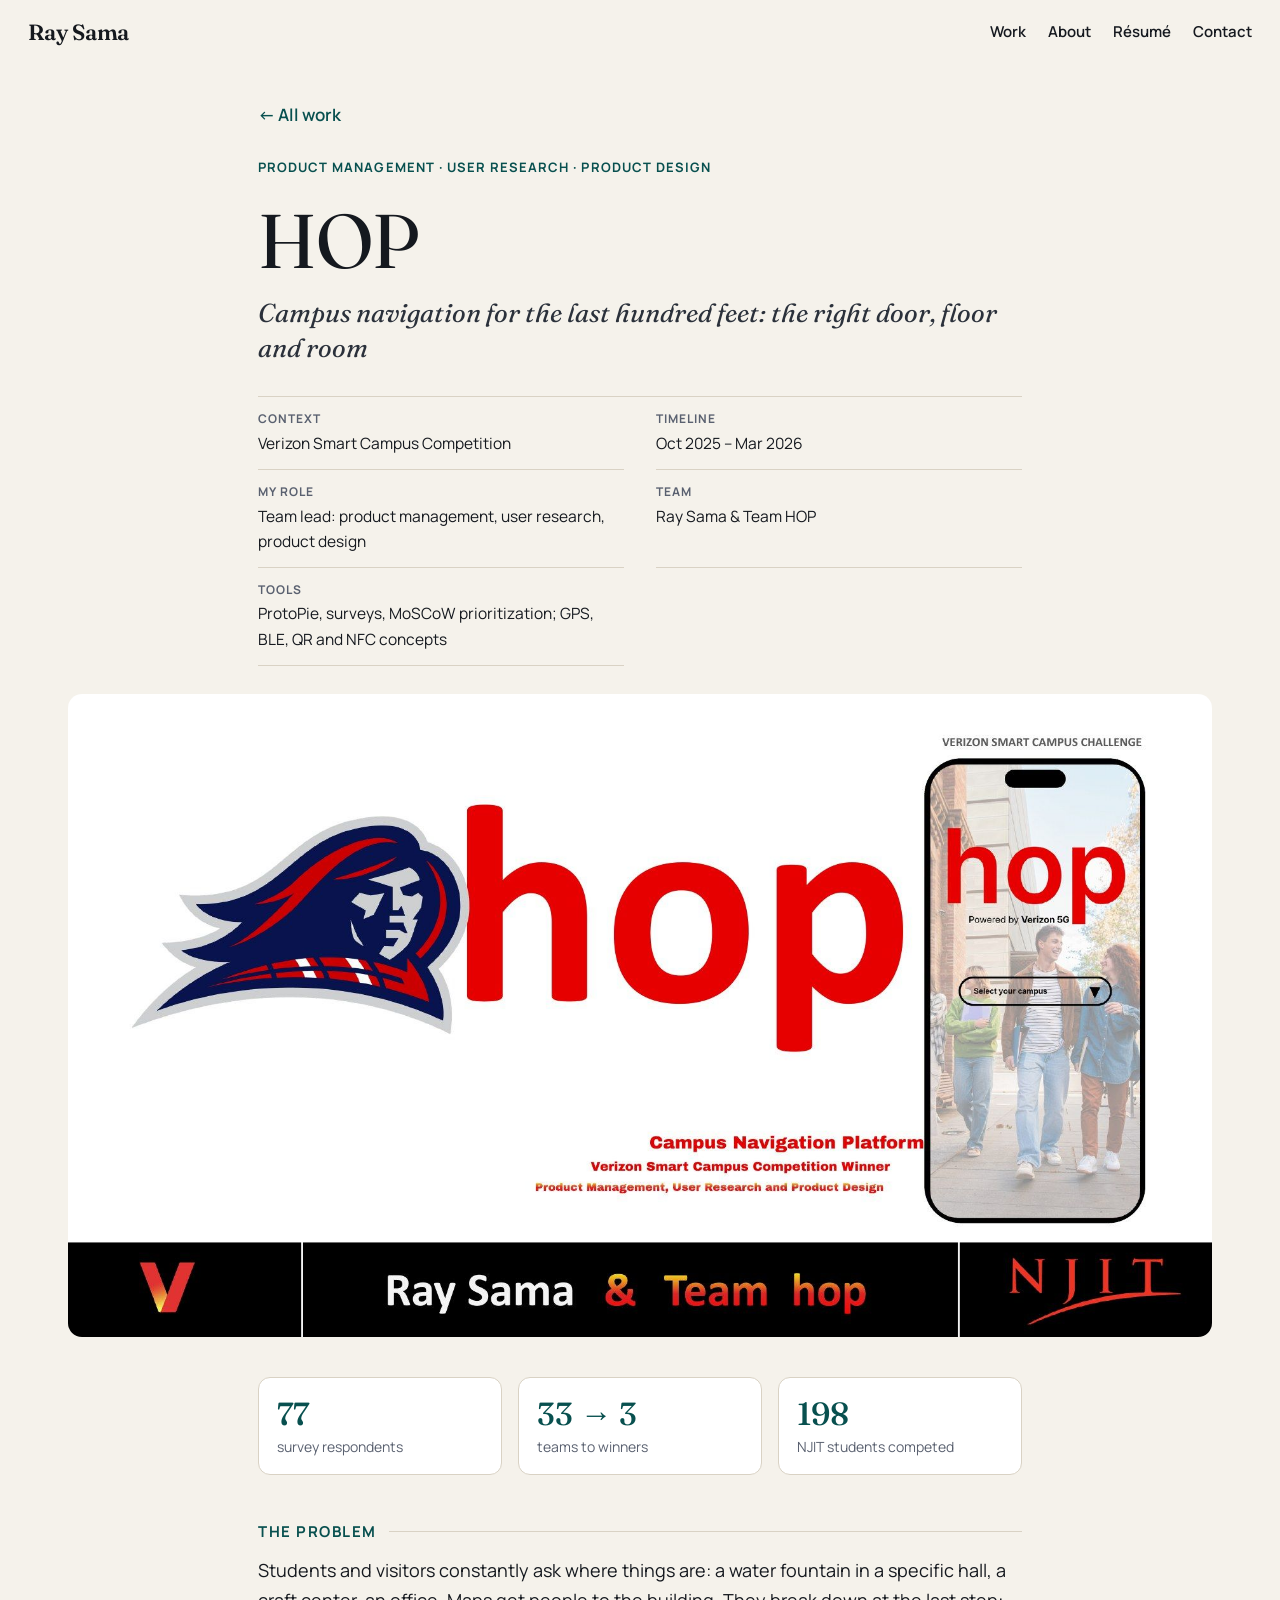
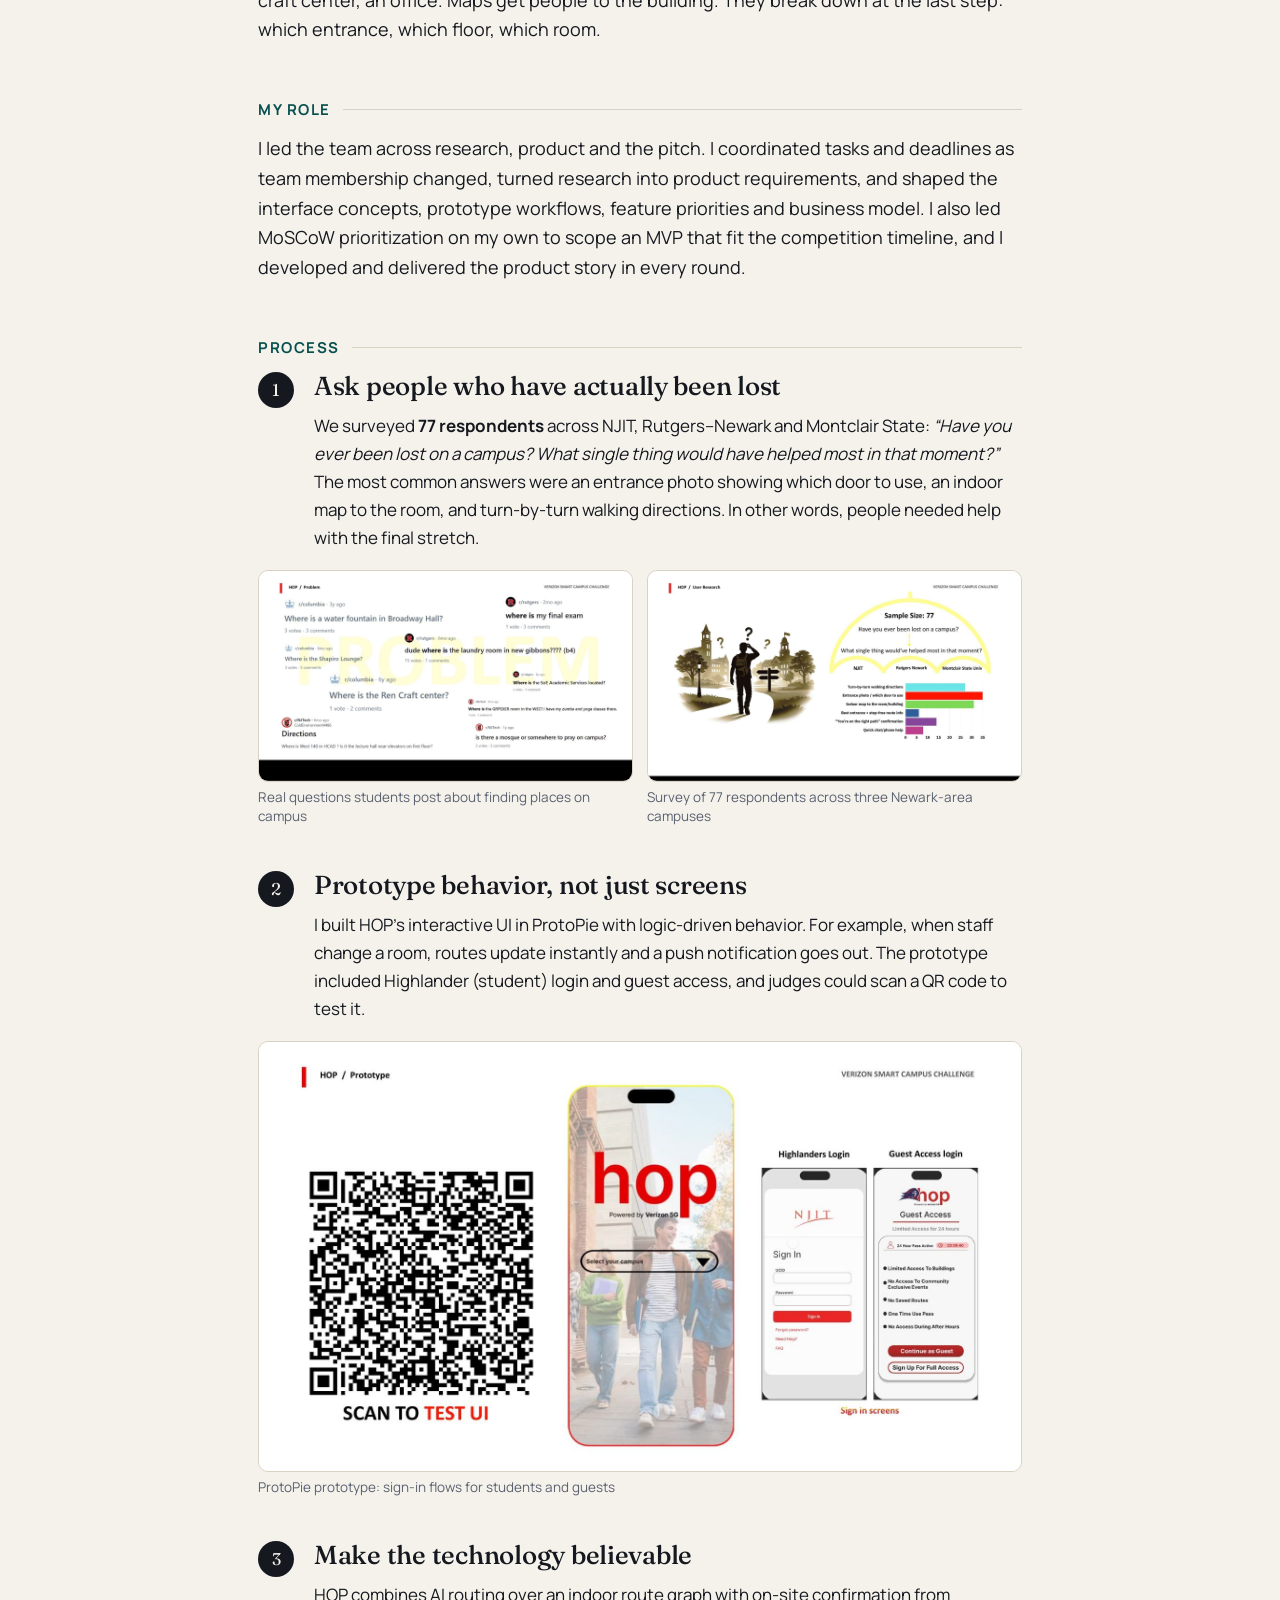
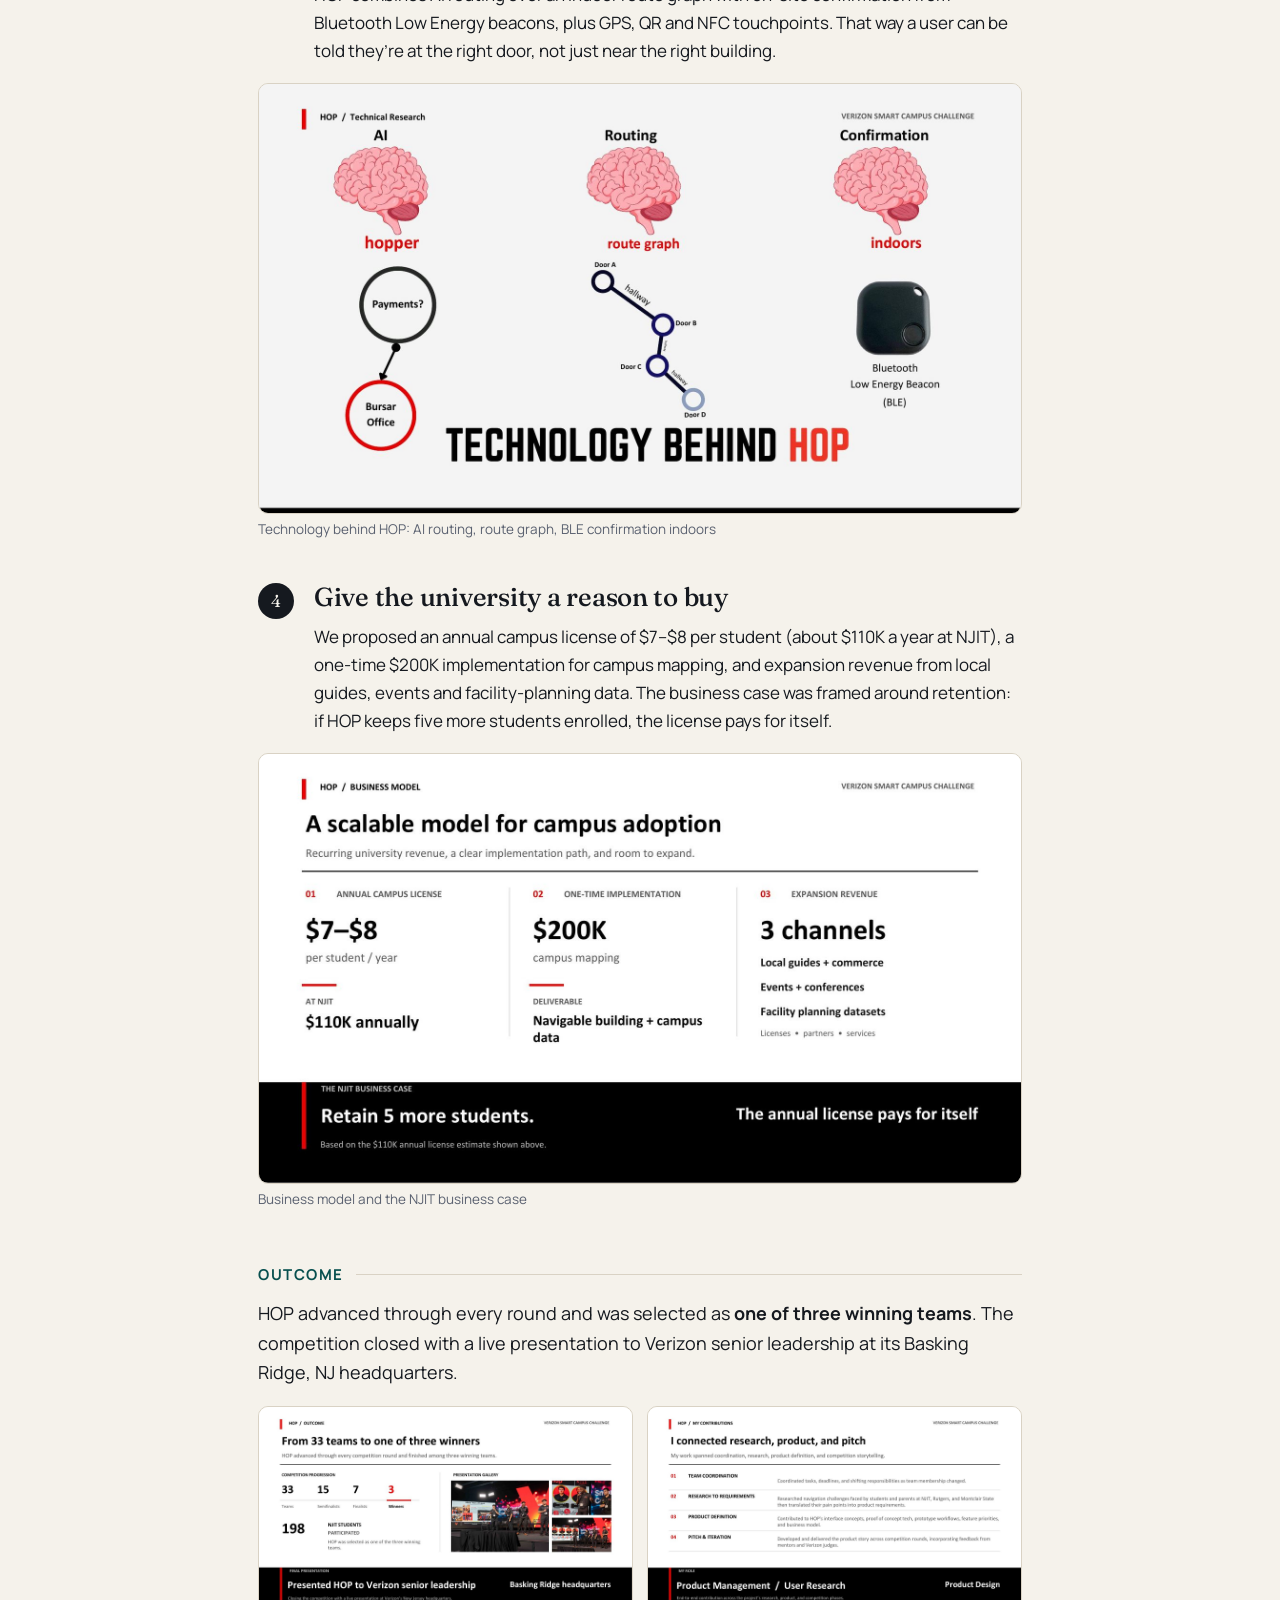
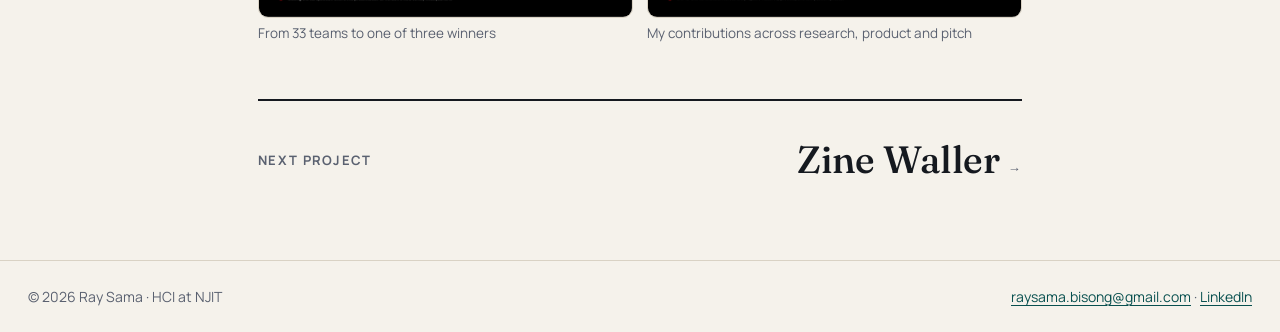
<file: work/hop.html>
<!DOCTYPE html>
<html lang="en">
<head>
<meta charset="utf-8">
<meta name="viewport" content="width=device-width, initial-scale=1">
<title>HOP | Ray Sama</title>
<meta name="description" content="Campus navigation for the last hundred feet: the right door, floor and room">
<meta property="og:title" content="HOP | Ray Sama">
<meta property="og:description" content="Campus navigation for the last hundred feet: the right door, floor and room">
<meta property="og:type" content="website">
<meta property="og:image" content="https://iamraygb.github.io/assets/img/og.jpg">
<meta name="twitter:card" content="summary_large_image">
<link rel="icon" href="../assets/favicon.svg" type="image/svg+xml">
<link rel="preconnect" href="https://fonts.googleapis.com"><link rel="preconnect" href="https://fonts.gstatic.com" crossorigin><link href="https://fonts.googleapis.com/css2?family=Fraunces:opsz,wght@9..144,400;9..144,500;9..144,600&family=Manrope:wght@400;500;600;700&display=swap" rel="stylesheet">
<link rel="stylesheet" href="../assets/css/site.css">
</head>
<body>
<a class="skip" href="#main">Skip to content</a>
<header class="site-header">
  <a class="wordmark" href="../index.html">Ray Sama</a>
  <nav aria-label="Primary">
    <a href="../index.html#work">Work</a>
    <a href="../index.html#about">About</a>
    <a href="../assets/Ray_Sama_Resume.pdf">R&eacute;sum&eacute;</a>
    <a href="../index.html#contact">Contact</a>
  </nav>
</header>
<main id="main" class="case">
<div class="wrap narrow">
<a class="back" href="../index.html#work">&larr; All work</a>
<p class="eyebrow">Product management &middot; User research &middot; Product design</p>
<h1>HOP</h1>
<p class="case-kicker">Campus navigation for the last hundred feet: the right door, floor and room</p>
<dl class="meta"><div><dt>Context</dt><dd>Verizon Smart Campus Competition</dd></div><div><dt>Timeline</dt><dd>Oct 2025 &ndash; Mar 2026</dd></div><div><dt>My role</dt><dd>Team lead: product management, user research, product design</dd></div><div><dt>Team</dt><dd>Ray Sama &amp; Team HOP</dd></div><div><dt>Tools</dt><dd>ProtoPie, surveys, MoSCoW prioritization; GPS, BLE, QR and NFC concepts</dd></div></dl>
</div>
<div class="wrap case-hero"><img src="../assets/img/hop/hero.jpg" width="1800" height="1013" alt="HOP" loading="eager" data-zoom></div>
<div class="wrap narrow">
<ul class="stats"><li><strong>77</strong><span>survey respondents</span></li><li><strong>33 &rarr; 3</strong><span>teams to winners</span></li><li><strong>198</strong><span>NJIT students competed</span></li></ul>
<section class="block"><h2>The problem</h2><p>Students and visitors constantly ask where things are: a water fountain in a specific hall, a craft center, an office. Maps get people to the building. They break down at the last step: which entrance, which floor, which room.</p></section>
<section class="block"><h2>My role</h2><p>I led the team across research, product and the pitch. I coordinated tasks and deadlines as team membership changed, turned research into product requirements, and shaped the interface concepts, prototype workflows, feature priorities and business model. I also led MoSCoW prioritization on my own to scope an MVP that fit the competition timeline, and I developed and delivered the product story in every round.</p></section>
<section class="block"><h2>Process</h2><ol class="steps">
<li class="step"><h3>Ask people who have actually been lost</h3><p>We surveyed <strong>77 respondents</strong> across NJIT, Rutgers&ndash;Newark and Montclair State: <em>&ldquo;Have you ever been lost on a campus? What single thing would have helped most in that moment?&rdquo;</em> The most common answers were an entrance photo showing which door to use, an indoor map to the room, and turn-by-turn walking directions. In other words, people needed help with the final stretch.</p><div class="figs n2"><figure><img src="../assets/img/hop/hop-02.jpg" width="1600" height="900" alt="Real questions students post about finding places on campus" loading="lazy" data-zoom><figcaption>Real questions students post about finding places on campus</figcaption></figure><figure><img src="../assets/img/hop/hop-03.jpg" width="1600" height="900" alt="Survey of 77 respondents across three Newark-area campuses" loading="lazy" data-zoom><figcaption>Survey of 77 respondents across three Newark-area campuses</figcaption></figure></div></li>
<li class="step"><h3>Prototype behavior, not just screens</h3><p>I built HOP&rsquo;s interactive UI in ProtoPie with logic-driven behavior. For example, when staff change a room, routes update instantly and a push notification goes out. The prototype included Highlander (student) login and guest access, and judges could scan a QR code to test it.</p><div class="figs n1"><figure><img src="../assets/img/hop/hop-04.jpg" width="1600" height="900" alt="ProtoPie prototype: sign-in flows for students and guests" loading="lazy" data-zoom><figcaption>ProtoPie prototype: sign-in flows for students and guests</figcaption></figure></div></li>
<li class="step"><h3>Make the technology believable</h3><p>HOP combines AI routing over an indoor route graph with on-site confirmation from Bluetooth Low Energy beacons, plus GPS, QR and NFC touchpoints. That way a user can be told they&rsquo;re at the right door, not just near the right building.</p><div class="figs n1"><figure><img src="../assets/img/hop/hop-05.jpg" width="1600" height="900" alt="Technology behind HOP: AI routing, route graph, BLE confirmation indoors" loading="lazy" data-zoom><figcaption>Technology behind HOP: AI routing, route graph, BLE confirmation indoors</figcaption></figure></div></li>
<li class="step"><h3>Give the university a reason to buy</h3><p>We proposed an annual campus license of $7&ndash;$8 per student (about $110K a year at NJIT), a one-time $200K implementation for campus mapping, and expansion revenue from local guides, events and facility-planning data. The business case was framed around retention: if HOP keeps five more students enrolled, the license pays for itself.</p><div class="figs n1"><figure><img src="../assets/img/hop/hop-06.jpg" width="1600" height="900" alt="Business model and the NJIT business case" loading="lazy" data-zoom><figcaption>Business model and the NJIT business case</figcaption></figure></div></li>
</ol></section>
<section class="block"><h2>Outcome</h2><p>HOP advanced through every round and was selected as <strong>one of three winning teams</strong>. The competition closed with a live presentation to Verizon senior leadership at its Basking Ridge, NJ headquarters.</p><div class="figs n2"><figure><img src="../assets/img/hop/hop-08.jpg" width="1600" height="900" alt="From 33 teams to one of three winners" loading="lazy" data-zoom><figcaption>From 33 teams to one of three winners</figcaption></figure><figure><img src="../assets/img/hop/hop-07.jpg" width="1600" height="900" alt="My contributions across research, product and pitch" loading="lazy" data-zoom><figcaption>My contributions across research, product and pitch</figcaption></figure></div></section>
<a class="next" href="zine-waller.html"><span>Next project</span><strong>Zine Waller <span aria-hidden="true">&rarr;</span></strong></a>
</div>
</main>
<footer class="site-footer">
  <p>&copy; 2026 Ray Sama &middot; HCI at NJIT</p>
  <p><a href="mailto:raysama.bisong@gmail.com">raysama.bisong@gmail.com</a> &middot; <a href="https://www.linkedin.com/in/raysama">LinkedIn</a></p>
</footer>
<div class="lightbox" hidden aria-modal="true" role="dialog" aria-label="Image viewer">
  <button class="lb-close" aria-label="Close">&times;</button>
  <button class="lb-prev" aria-label="Previous image">&#8249;</button>
  <figure><img alt=""><figcaption></figcaption></figure>
  <button class="lb-next" aria-label="Next image">&#8250;</button>
</div>
<script src="../assets/js/site.js"></script>
</body>
</html>
</file>
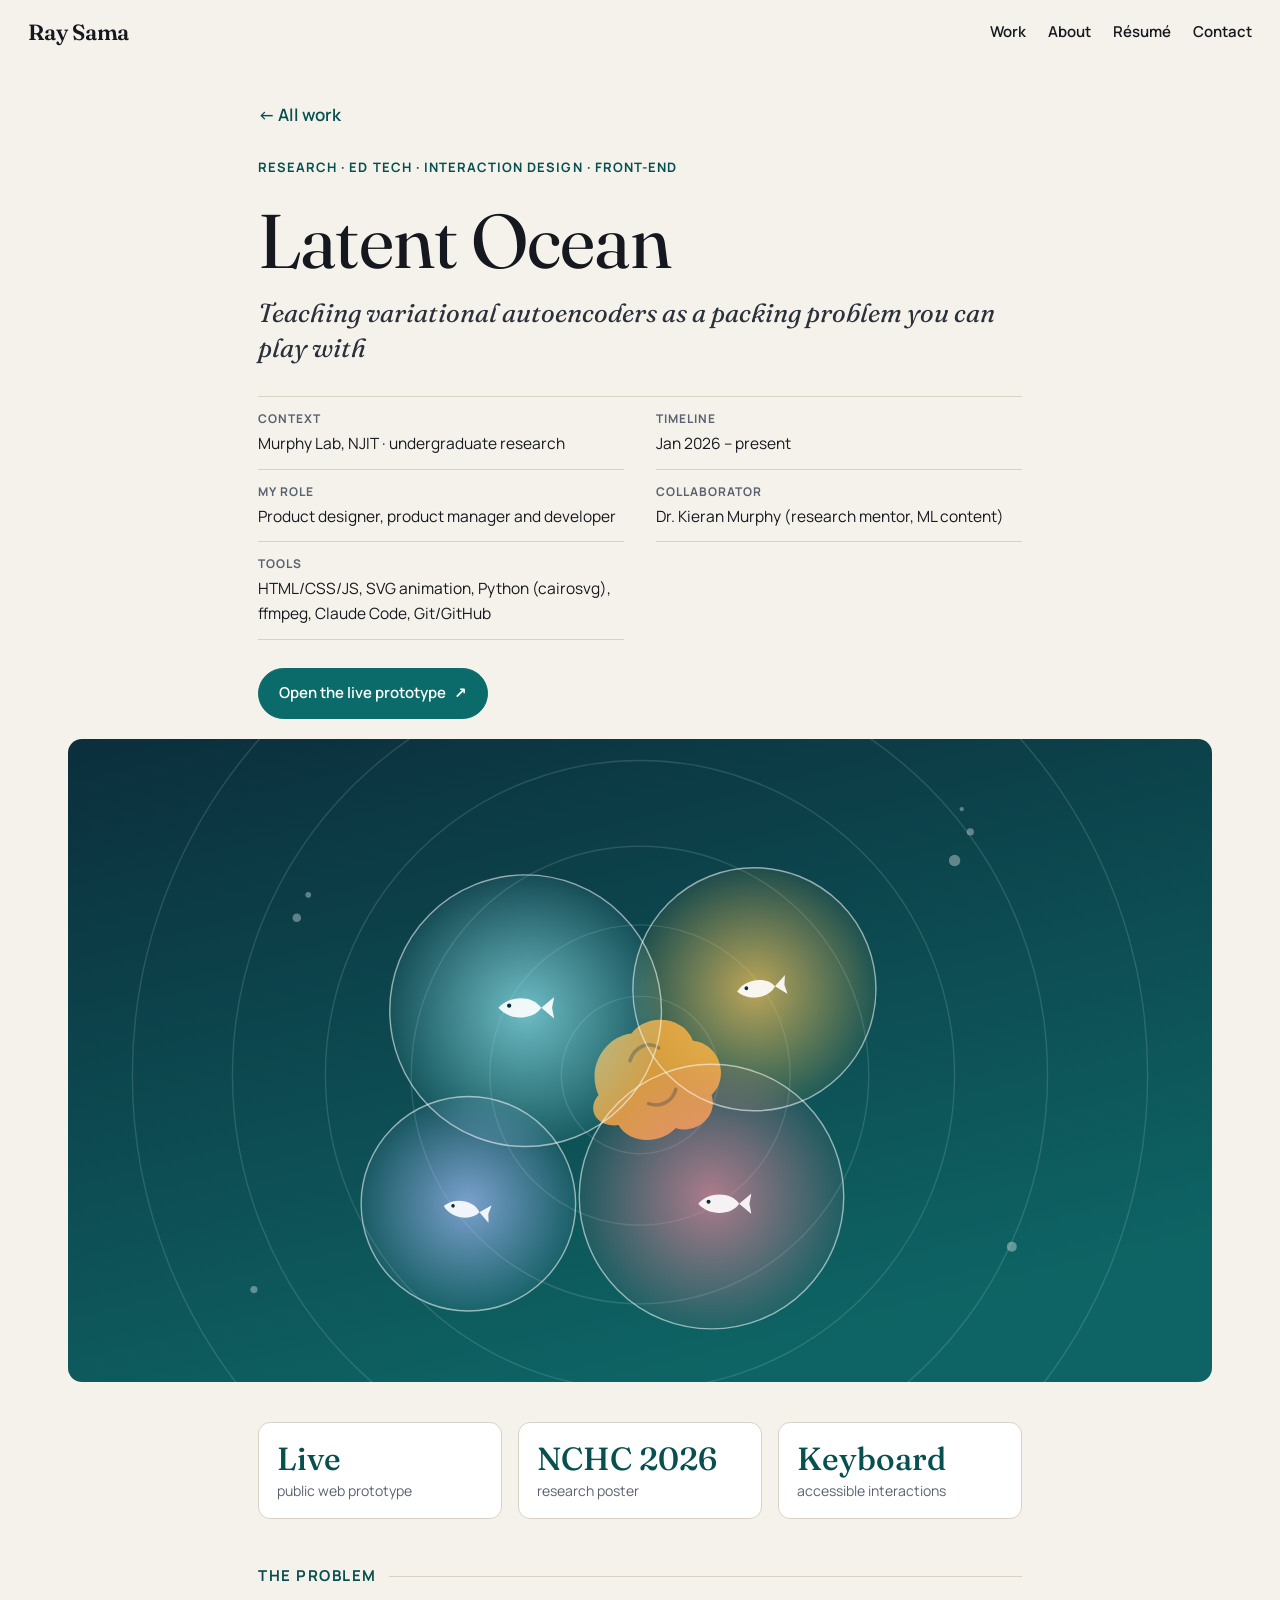
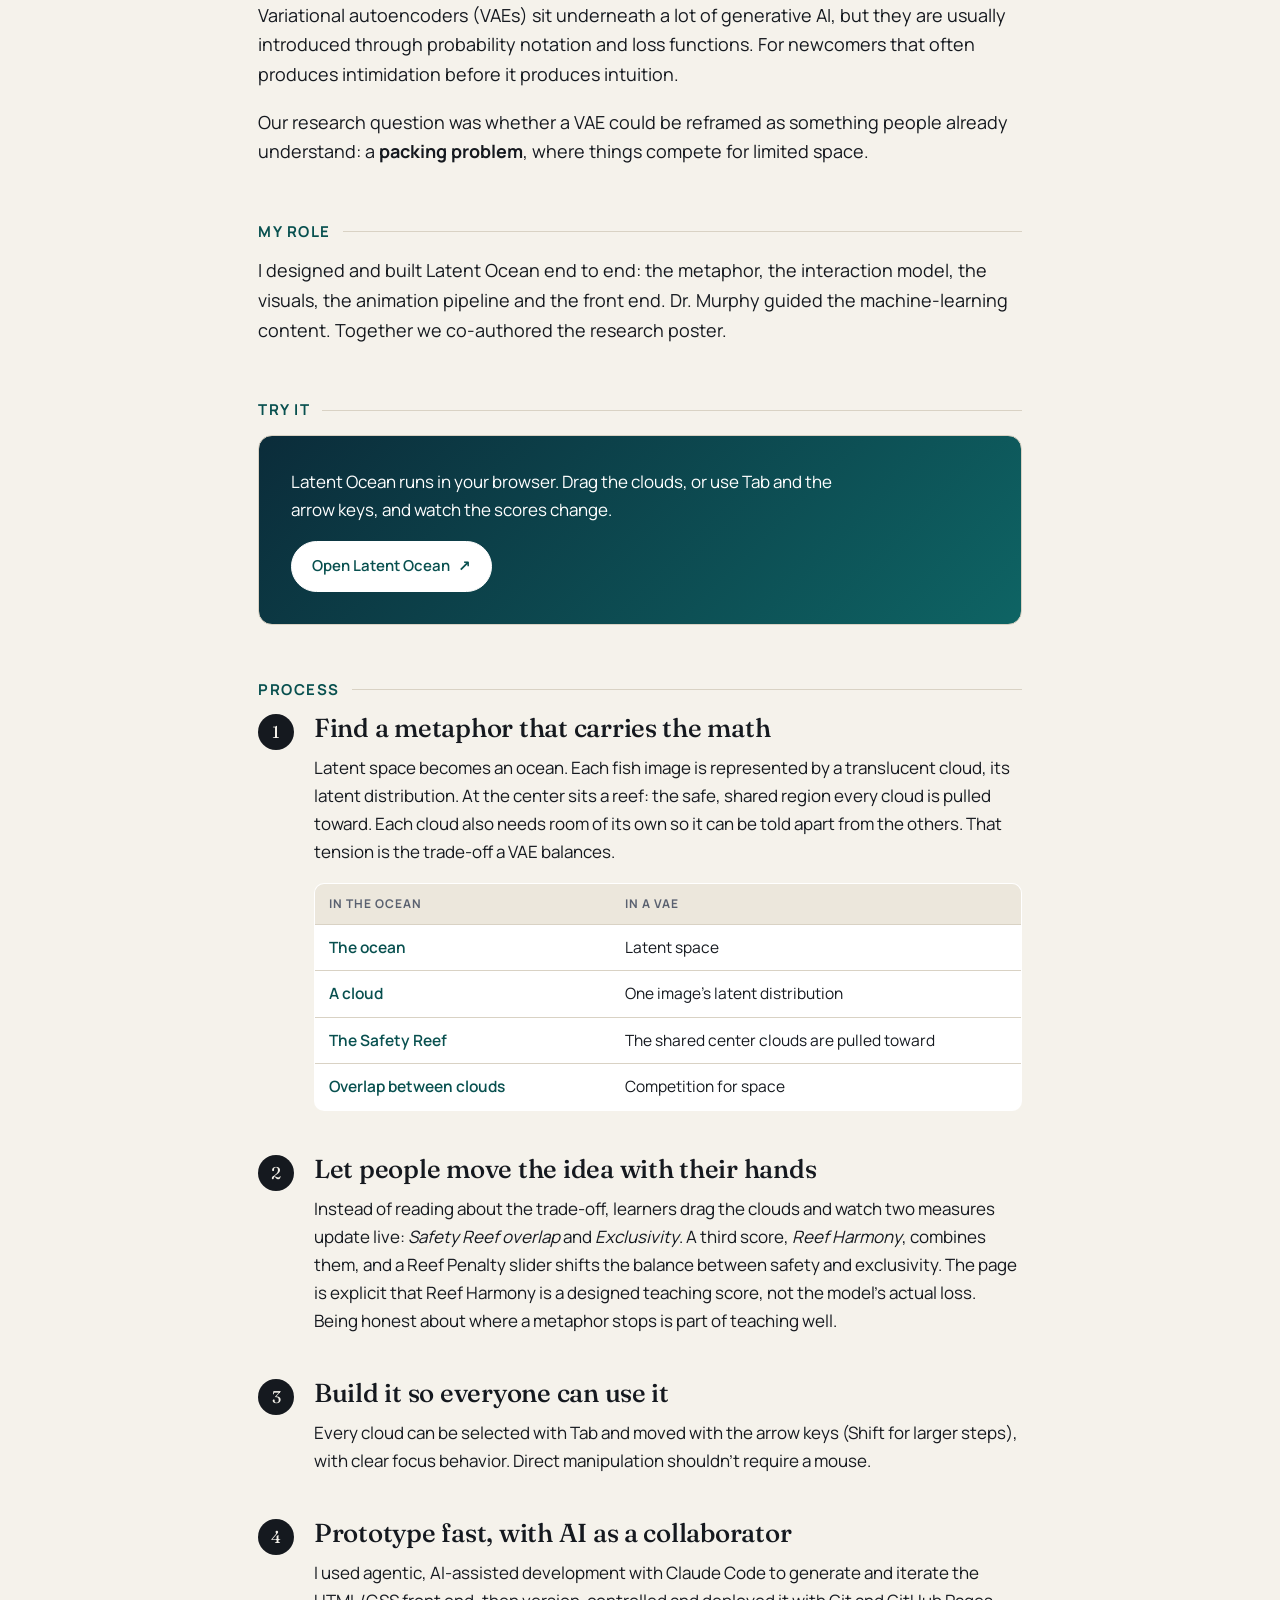
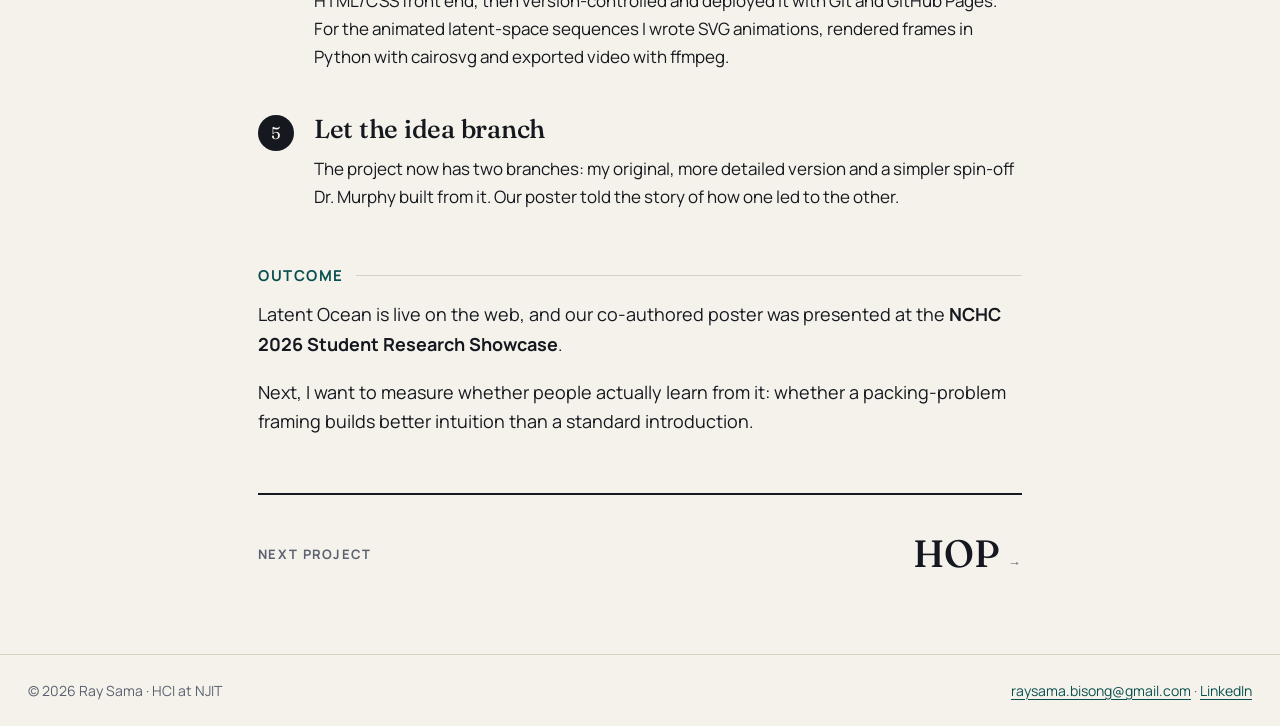
<file: work/latent-ocean.html>
<!DOCTYPE html>
<html lang="en">
<head>
<meta charset="utf-8">
<meta name="viewport" content="width=device-width, initial-scale=1">
<title>Latent Ocean | Ray Sama</title>
<meta name="description" content="Teaching variational autoencoders as a packing problem you can play with">
<meta property="og:title" content="Latent Ocean | Ray Sama">
<meta property="og:description" content="Teaching variational autoencoders as a packing problem you can play with">
<meta property="og:type" content="website">
<meta property="og:image" content="https://iamraygb.github.io/assets/img/og.jpg">
<meta name="twitter:card" content="summary_large_image">
<link rel="icon" href="../assets/favicon.svg" type="image/svg+xml">
<link rel="preconnect" href="https://fonts.googleapis.com"><link rel="preconnect" href="https://fonts.gstatic.com" crossorigin><link href="https://fonts.googleapis.com/css2?family=Fraunces:opsz,wght@9..144,400;9..144,500;9..144,600&family=Manrope:wght@400;500;600;700&display=swap" rel="stylesheet">
<link rel="stylesheet" href="../assets/css/site.css">
</head>
<body>
<a class="skip" href="#main">Skip to content</a>
<header class="site-header">
  <a class="wordmark" href="../index.html">Ray Sama</a>
  <nav aria-label="Primary">
    <a href="../index.html#work">Work</a>
    <a href="../index.html#about">About</a>
    <a href="../assets/Ray_Sama_Resume.pdf">R&eacute;sum&eacute;</a>
    <a href="../index.html#contact">Contact</a>
  </nav>
</header>
<main id="main" class="case">
<div class="wrap narrow">
<a class="back" href="../index.html#work">&larr; All work</a>
<p class="eyebrow">Research &middot; Ed tech &middot; Interaction design &middot; Front-end</p>
<h1>Latent Ocean</h1>
<p class="case-kicker">Teaching variational autoencoders as a packing problem you can play with</p>
<dl class="meta"><div><dt>Context</dt><dd>Murphy Lab, NJIT &middot; undergraduate research</dd></div><div><dt>Timeline</dt><dd>Jan 2026 &ndash; present</dd></div><div><dt>My role</dt><dd>Product designer, product manager and developer</dd></div><div><dt>Collaborator</dt><dd>Dr. Kieran Murphy (research mentor, ML content)</dd></div><div><dt>Tools</dt><dd>HTML/CSS/JS, SVG animation, Python (cairosvg), ffmpeg, Claude Code, Git/GitHub</dd></div></dl>
<p><a class="btn primary" href="https://iamraygb.github.io/Latent-Ocean/">Open the live prototype <span aria-hidden="true">&nearr;</span></a></p>
</div>
<div class="wrap case-hero art"><svg class="ocean-art" viewBox="0 0 1600 1000" role="img" aria-label="Illustration of Latent Ocean: translucent clouds overlapping around a central reef" xmlns="http://www.w3.org/2000/svg" preserveAspectRatio="xMidYMid slice">
<defs>
<linearGradient id="sea" x1="0" y1="0" x2="0.4" y2="1"><stop offset="0" stop-color="#0B2C3A"/><stop offset="1" stop-color="#0E6464"/></linearGradient>
<radialGradient id="c1"><stop offset="0" stop-color="#8FE3EC" stop-opacity=".75"/><stop offset="1" stop-color="#8FE3EC" stop-opacity=".08"/></radialGradient>
<radialGradient id="c2"><stop offset="0" stop-color="#F5C35A" stop-opacity=".75"/><stop offset="1" stop-color="#F5C35A" stop-opacity=".08"/></radialGradient>
<radialGradient id="c3"><stop offset="0" stop-color="#F08AA0" stop-opacity=".7"/><stop offset="1" stop-color="#F08AA0" stop-opacity=".08"/></radialGradient>
<radialGradient id="c4"><stop offset="0" stop-color="#A9C1FF" stop-opacity=".7"/><stop offset="1" stop-color="#A9C1FF" stop-opacity=".08"/></radialGradient>
<symbol id="fish" viewBox="-30 -14 60 28"><path d="M-22 0 C-12 -12 10 -12 18 0 C10 12 -12 12 -22 0Z M18 0 L30 -10 L28 0 L30 10Z" fill="#fff" fill-opacity=".9"/><circle cx="-12" cy="-2" r="2" fill="#0B2C3A"/></symbol>
</defs>
<rect width="1600" height="1000" fill="url(#sea)"/>
<g fill="none" stroke="#fff" stroke-opacity=".13" stroke-width="2">
<circle cx="800" cy="520" r="110"/><circle cx="800" cy="520" r="210"/><circle cx="800" cy="520" r="320"/><circle cx="800" cy="520" r="440"/><circle cx="800" cy="520" r="570"/><circle cx="800" cy="520" r="710"/>
</g>
<path d="M742 548c-18-40 10-82 46-86 22-30 74-24 86 10 38 4 52 52 26 76 10 30-22 56-50 46-22 24-66 22-80-4-30 4-46-22-28-42z" fill="#E7A23B" fill-opacity=".92"/>
<path d="M786 500c6-20 26-28 40-18M812 560c18 6 34-4 38-20" stroke="#0B2C3A" stroke-opacity=".35" stroke-width="5" fill="none" stroke-linecap="round"/>
<circle cx="640" cy="430" r="190" fill="url(#c1)"/>
<circle cx="960" cy="400" r="170" fill="url(#c2)"/>
<circle cx="900" cy="690" r="185" fill="url(#c3)"/>
<circle cx="560" cy="700" r="150" fill="url(#c4)"/>
<g stroke="#fff" stroke-opacity=".55" stroke-width="2" fill="none">
<circle cx="640" cy="430" r="190"/><circle cx="960" cy="400" r="170"/><circle cx="900" cy="690" r="185"/><circle cx="560" cy="700" r="150"/>
</g>
<use href="#fish" x="590" y="405" width="90" height="42"/>
<use href="#fish" x="925" y="380" width="80" height="38" transform="rotate(-8 965 399)"/>
<use href="#fish" x="870" y="680" width="86" height="40"/>
<use href="#fish" x="515" y="690" width="76" height="36" transform="rotate(10 553 708)"/>
<g fill="#fff" fill-opacity=".35"><circle cx="1240" cy="220" r="8"/><circle cx="1262" cy="180" r="5"/><circle cx="1250" cy="148" r="3"/><circle cx="320" cy="300" r="6"/><circle cx="336" cy="268" r="4"/><circle cx="1320" cy="760" r="7"/><circle cx="260" cy="820" r="5"/></g>
</svg></div>
<div class="wrap narrow">
<ul class="stats"><li><strong>Live</strong><span>public web prototype</span></li><li><strong>NCHC 2026</strong><span>research poster</span></li><li><strong>Keyboard</strong><span>accessible interactions</span></li></ul>
<section class="block"><h2>The problem</h2><p>Variational autoencoders (VAEs) sit underneath a lot of generative AI, but they are usually introduced through probability notation and loss functions. For newcomers that often produces intimidation before it produces intuition.</p><p>Our research question was whether a VAE could be reframed as something people already understand: a <strong>packing problem</strong>, where things compete for limited space.</p></section>
<section class="block"><h2>My role</h2><p>I designed and built Latent Ocean end to end: the metaphor, the interaction model, the visuals, the animation pipeline and the front end. Dr. Murphy guided the machine-learning content. Together we co-authored the research poster.</p></section>
<section class="block"><h2>Try it</h2>
<div class="embed" data-src="https://iamraygb.github.io/Latent-Ocean/">
  <div class="embed-fallback"><p>Latent Ocean runs in your browser. Drag the clouds, or use Tab and the arrow keys, and watch the scores change.</p>
  <a class="btn primary" href="https://iamraygb.github.io/Latent-Ocean/">Open Latent Ocean <span aria-hidden="true">&nearr;</span></a></div>
</div></section>
<section class="block"><h2>Process</h2><ol class="steps">
<li class="step"><h3>Find a metaphor that carries the math</h3><p>Latent space becomes an ocean. Each fish image is represented by a translucent cloud, its latent distribution. At the center sits a reef: the safe, shared region every cloud is pulled toward. Each cloud also needs room of its own so it can be told apart from the others. That tension is the trade-off a VAE balances.</p><table class="mapping"><thead><tr><th scope="col">In the ocean</th><th scope="col">In a VAE</th></tr></thead><tbody><tr><td>The ocean</td><td>Latent space</td></tr><tr><td>A cloud</td><td>One image&rsquo;s latent distribution</td></tr><tr><td>The Safety Reef</td><td>The shared center clouds are pulled toward</td></tr><tr><td>Overlap between clouds</td><td>Competition for space</td></tr></tbody></table></li>
<li class="step"><h3>Let people move the idea with their hands</h3><p>Instead of reading about the trade-off, learners drag the clouds and watch two measures update live: <em>Safety Reef overlap</em> and <em>Exclusivity</em>. A third score, <em>Reef Harmony</em>, combines them, and a Reef Penalty slider shifts the balance between safety and exclusivity. The page is explicit that Reef Harmony is a designed teaching score, not the model&rsquo;s actual loss. Being honest about where a metaphor stops is part of teaching well.</p></li>
<li class="step"><h3>Build it so everyone can use it</h3><p>Every cloud can be selected with Tab and moved with the arrow keys (Shift for larger steps), with clear focus behavior. Direct manipulation shouldn&rsquo;t require a mouse.</p></li>
<li class="step"><h3>Prototype fast, with AI as a collaborator</h3><p>I used agentic, AI-assisted development with Claude Code to generate and iterate the HTML/CSS front end, then version-controlled and deployed it with Git and GitHub Pages. For the animated latent-space sequences I wrote SVG animations, rendered frames in Python with cairosvg and exported video with ffmpeg.</p></li>
<li class="step"><h3>Let the idea branch</h3><p>The project now has two branches: my original, more detailed version and a simpler spin-off Dr. Murphy built from it. Our poster told the story of how one led to the other.</p></li>
</ol></section>
<section class="block"><h2>Outcome</h2><p>Latent Ocean is live on the web, and our co-authored poster was presented at the <strong>NCHC 2026 Student Research Showcase</strong>.</p><p>Next, I want to measure whether people actually learn from it: whether a packing-problem framing builds better intuition than a standard introduction.</p></section>
<a class="next" href="hop.html"><span>Next project</span><strong>HOP <span aria-hidden="true">&rarr;</span></strong></a>
</div>
</main>
<footer class="site-footer">
  <p>&copy; 2026 Ray Sama &middot; HCI at NJIT</p>
  <p><a href="mailto:raysama.bisong@gmail.com">raysama.bisong@gmail.com</a> &middot; <a href="https://www.linkedin.com/in/raysama">LinkedIn</a></p>
</footer>
<div class="lightbox" hidden aria-modal="true" role="dialog" aria-label="Image viewer">
  <button class="lb-close" aria-label="Close">&times;</button>
  <button class="lb-prev" aria-label="Previous image">&#8249;</button>
  <figure><img alt=""><figcaption></figcaption></figure>
  <button class="lb-next" aria-label="Next image">&#8250;</button>
</div>
<script src="../assets/js/site.js"></script>
</body>
</html>
</file>
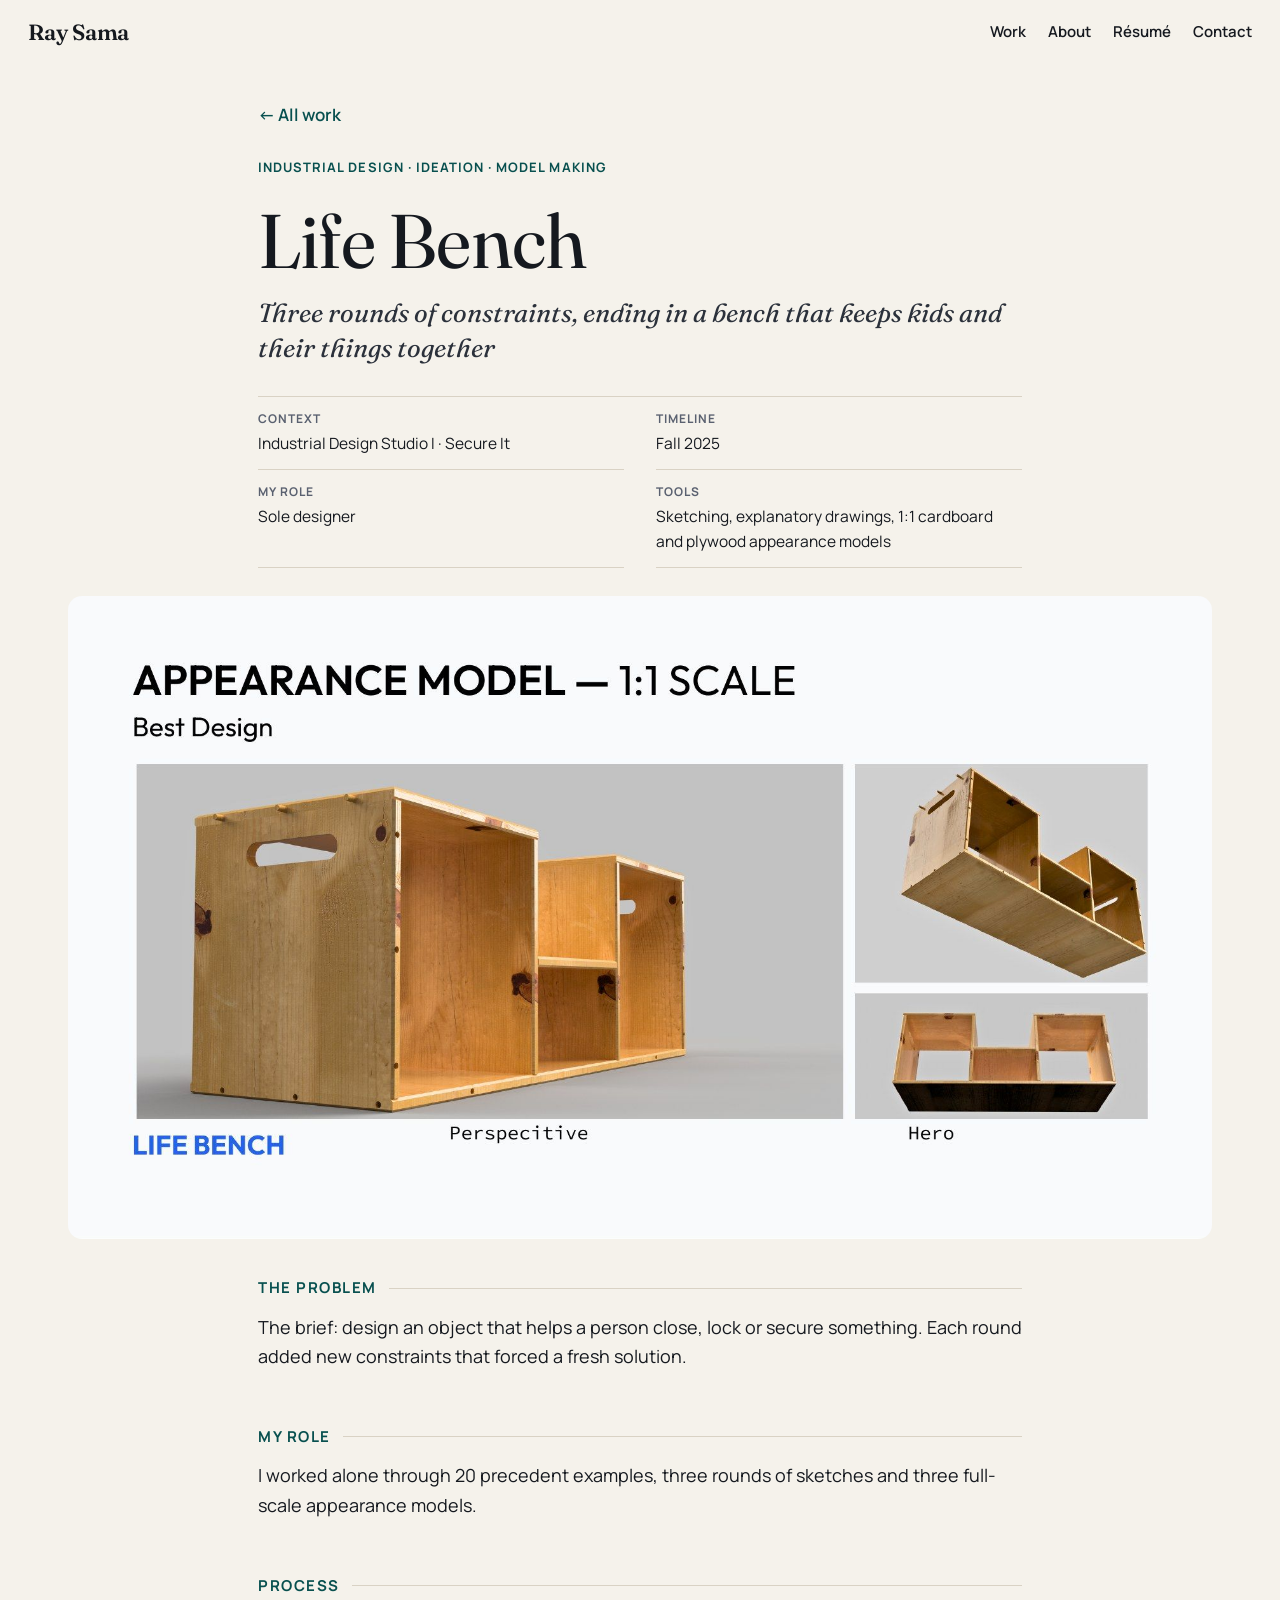
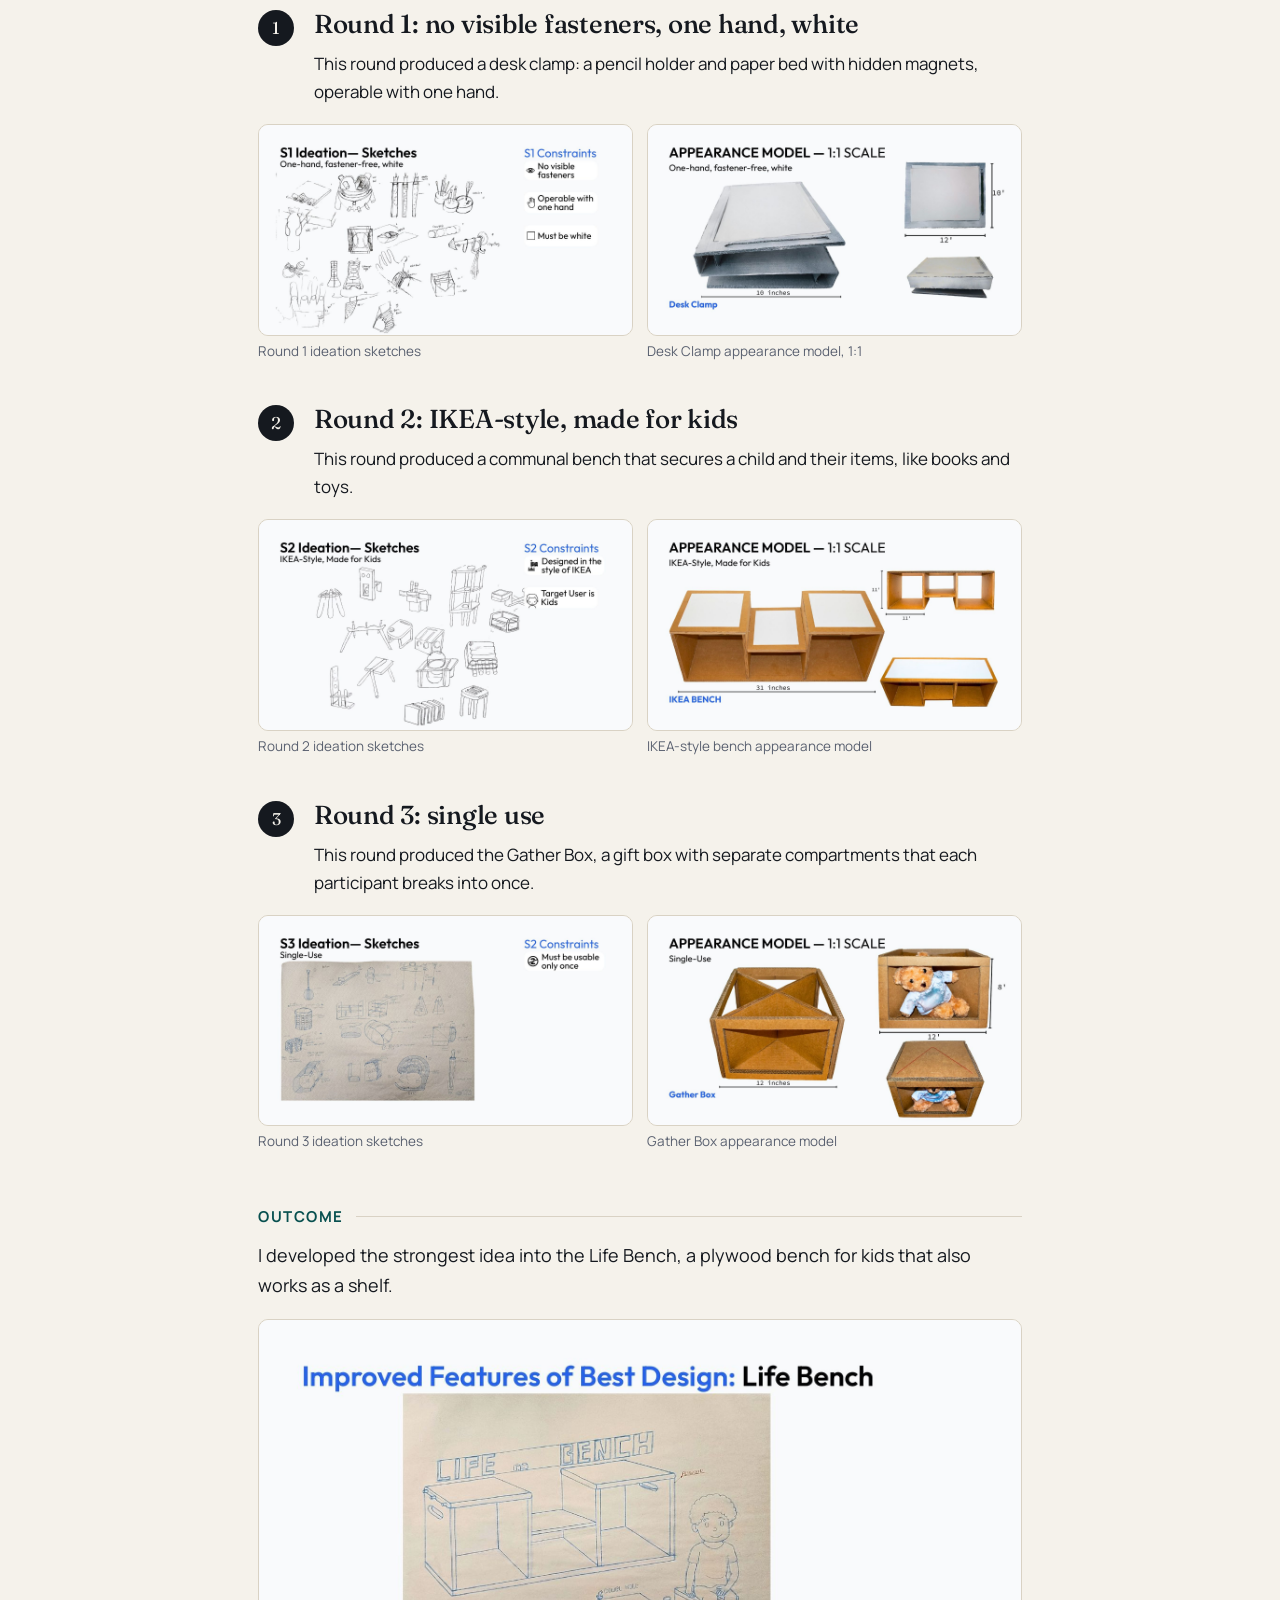
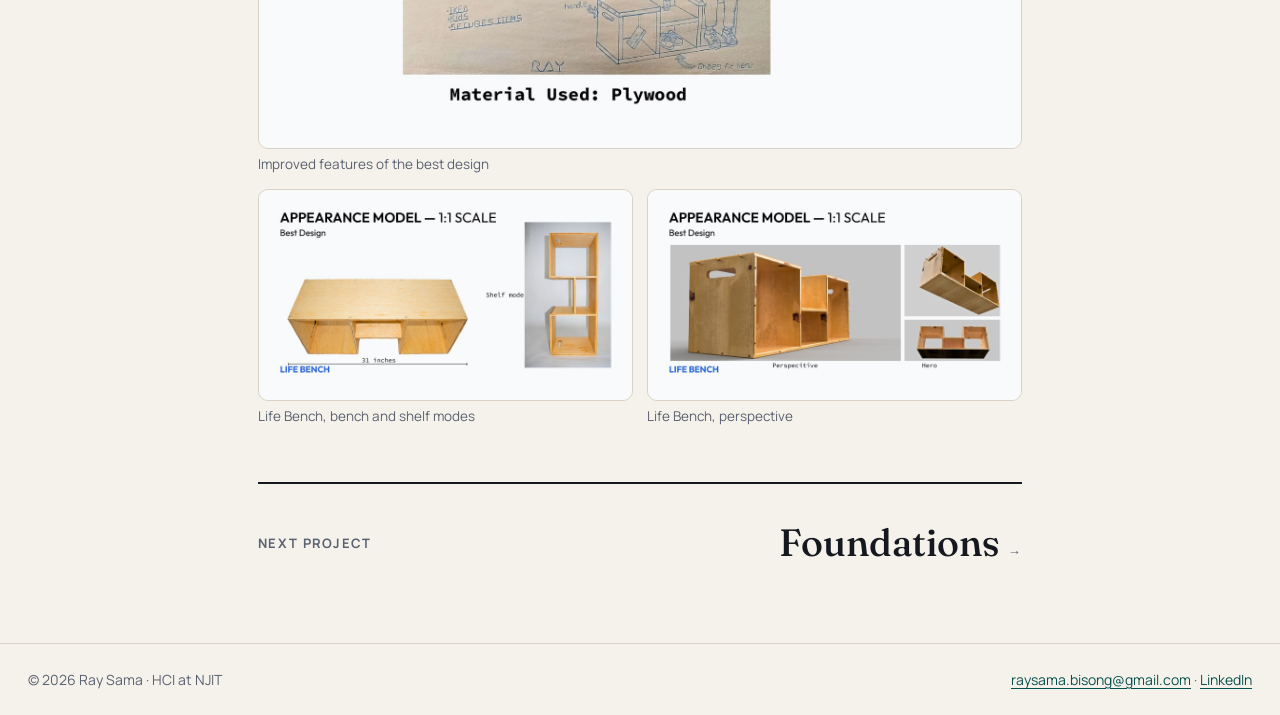
<file: work/life-bench.html>
<!DOCTYPE html>
<html lang="en">
<head>
<meta charset="utf-8">
<meta name="viewport" content="width=device-width, initial-scale=1">
<title>Life Bench | Ray Sama</title>
<meta name="description" content="Three rounds of constraints, ending in a bench that keeps kids and their things together">
<meta property="og:title" content="Life Bench | Ray Sama">
<meta property="og:description" content="Three rounds of constraints, ending in a bench that keeps kids and their things together">
<meta property="og:type" content="website">
<meta property="og:image" content="https://iamraygb.github.io/assets/img/og.jpg">
<meta name="twitter:card" content="summary_large_image">
<link rel="icon" href="../assets/favicon.svg" type="image/svg+xml">
<link rel="preconnect" href="https://fonts.googleapis.com"><link rel="preconnect" href="https://fonts.gstatic.com" crossorigin><link href="https://fonts.googleapis.com/css2?family=Fraunces:opsz,wght@9..144,400;9..144,500;9..144,600&family=Manrope:wght@400;500;600;700&display=swap" rel="stylesheet">
<link rel="stylesheet" href="../assets/css/site.css">
</head>
<body>
<a class="skip" href="#main">Skip to content</a>
<header class="site-header">
  <a class="wordmark" href="../index.html">Ray Sama</a>
  <nav aria-label="Primary">
    <a href="../index.html#work">Work</a>
    <a href="../index.html#about">About</a>
    <a href="../assets/Ray_Sama_Resume.pdf">R&eacute;sum&eacute;</a>
    <a href="../index.html#contact">Contact</a>
  </nav>
</header>
<main id="main" class="case">
<div class="wrap narrow">
<a class="back" href="../index.html#work">&larr; All work</a>
<p class="eyebrow">Industrial design &middot; Ideation &middot; Model making</p>
<h1>Life Bench</h1>
<p class="case-kicker">Three rounds of constraints, ending in a bench that keeps kids and their things together</p>
<dl class="meta"><div><dt>Context</dt><dd>Industrial Design Studio I &middot; Secure It</dd></div><div><dt>Timeline</dt><dd>Fall 2025</dd></div><div><dt>My role</dt><dd>Sole designer</dd></div><div><dt>Tools</dt><dd>Sketching, explanatory drawings, 1:1 cardboard and plywood appearance models</dd></div></dl>
</div>
<div class="wrap case-hero"><img src="../assets/img/life-bench/hero.jpg" width="1800" height="1013" alt="Life Bench" loading="eager" data-zoom></div>
<div class="wrap narrow">
<section class="block"><h2>The problem</h2><p>The brief: design an object that helps a person close, lock or secure something. Each round added new constraints that forced a fresh solution.</p></section>
<section class="block"><h2>My role</h2><p>I worked alone through 20 precedent examples, three rounds of sketches and three full-scale appearance models.</p></section>
<section class="block"><h2>Process</h2><ol class="steps">
<li class="step"><h3>Round 1: no visible fasteners, one hand, white</h3><p>This round produced a desk clamp: a pencil holder and paper bed with hidden magnets, operable with one hand.</p><div class="figs n2"><figure><img src="../assets/img/life-bench/lb-03.jpg" width="1600" height="900" alt="Round 1 ideation sketches" loading="lazy" data-zoom><figcaption>Round 1 ideation sketches</figcaption></figure><figure><img src="../assets/img/life-bench/lb-08.jpg" width="1600" height="900" alt="Desk Clamp appearance model, 1:1" loading="lazy" data-zoom><figcaption>Desk Clamp appearance model, 1:1</figcaption></figure></div></li>
<li class="step"><h3>Round 2: IKEA-style, made for kids</h3><p>This round produced a communal bench that secures a child and their items, like books and toys.</p><div class="figs n2"><figure><img src="../assets/img/life-bench/lb-10.jpg" width="1600" height="900" alt="Round 2 ideation sketches" loading="lazy" data-zoom><figcaption>Round 2 ideation sketches</figcaption></figure><figure><img src="../assets/img/life-bench/lb-15.jpg" width="1600" height="900" alt="IKEA-style bench appearance model" loading="lazy" data-zoom><figcaption>IKEA-style bench appearance model</figcaption></figure></div></li>
<li class="step"><h3>Round 3: single use</h3><p>This round produced the Gather Box, a gift box with separate compartments that each participant breaks into once.</p><div class="figs n2"><figure><img src="../assets/img/life-bench/lb-16.jpg" width="1600" height="900" alt="Round 3 ideation sketches" loading="lazy" data-zoom><figcaption>Round 3 ideation sketches</figcaption></figure><figure><img src="../assets/img/life-bench/lb-21.jpg" width="1600" height="900" alt="Gather Box appearance model" loading="lazy" data-zoom><figcaption>Gather Box appearance model</figcaption></figure></div></li>
</ol></section>
<section class="block"><h2>Outcome</h2><p>I developed the strongest idea into the Life Bench, a plywood bench for kids that also works as a shelf.</p><div class="figs n3"><figure><img src="../assets/img/life-bench/lb-23.jpg" width="1600" height="900" alt="Improved features of the best design" loading="lazy" data-zoom><figcaption>Improved features of the best design</figcaption></figure><figure><img src="../assets/img/life-bench/lb-25.jpg" width="1600" height="900" alt="Life Bench, bench and shelf modes" loading="lazy" data-zoom><figcaption>Life Bench, bench and shelf modes</figcaption></figure><figure><img src="../assets/img/life-bench/lb-26.jpg" width="1600" height="900" alt="Life Bench, perspective" loading="lazy" data-zoom><figcaption>Life Bench, perspective</figcaption></figure></div></section>
<a class="next" href="foundations.html"><span>Next project</span><strong>Foundations <span aria-hidden="true">&rarr;</span></strong></a>
</div>
</main>
<footer class="site-footer">
  <p>&copy; 2026 Ray Sama &middot; HCI at NJIT</p>
  <p><a href="mailto:raysama.bisong@gmail.com">raysama.bisong@gmail.com</a> &middot; <a href="https://www.linkedin.com/in/raysama">LinkedIn</a></p>
</footer>
<div class="lightbox" hidden aria-modal="true" role="dialog" aria-label="Image viewer">
  <button class="lb-close" aria-label="Close">&times;</button>
  <button class="lb-prev" aria-label="Previous image">&#8249;</button>
  <figure><img alt=""><figcaption></figcaption></figure>
  <button class="lb-next" aria-label="Next image">&#8250;</button>
</div>
<script src="../assets/js/site.js"></script>
</body>
</html>
</file>
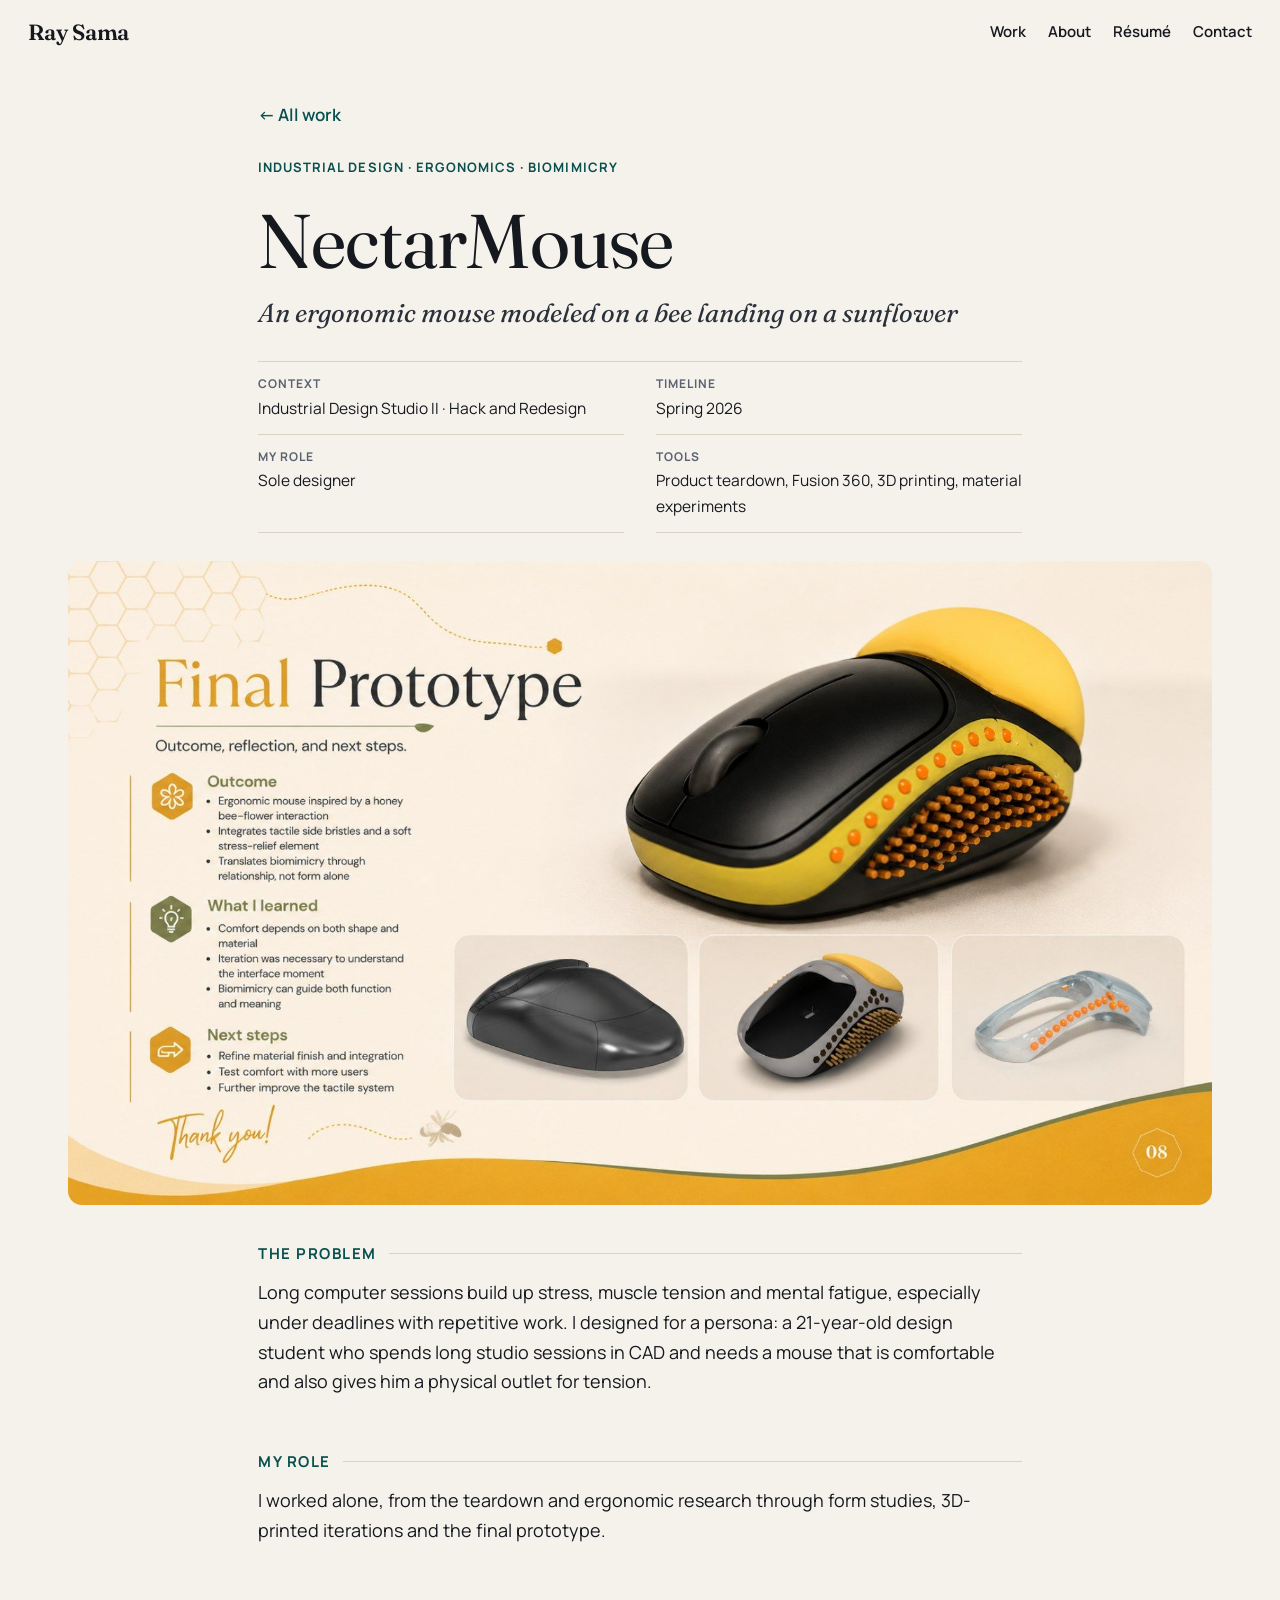
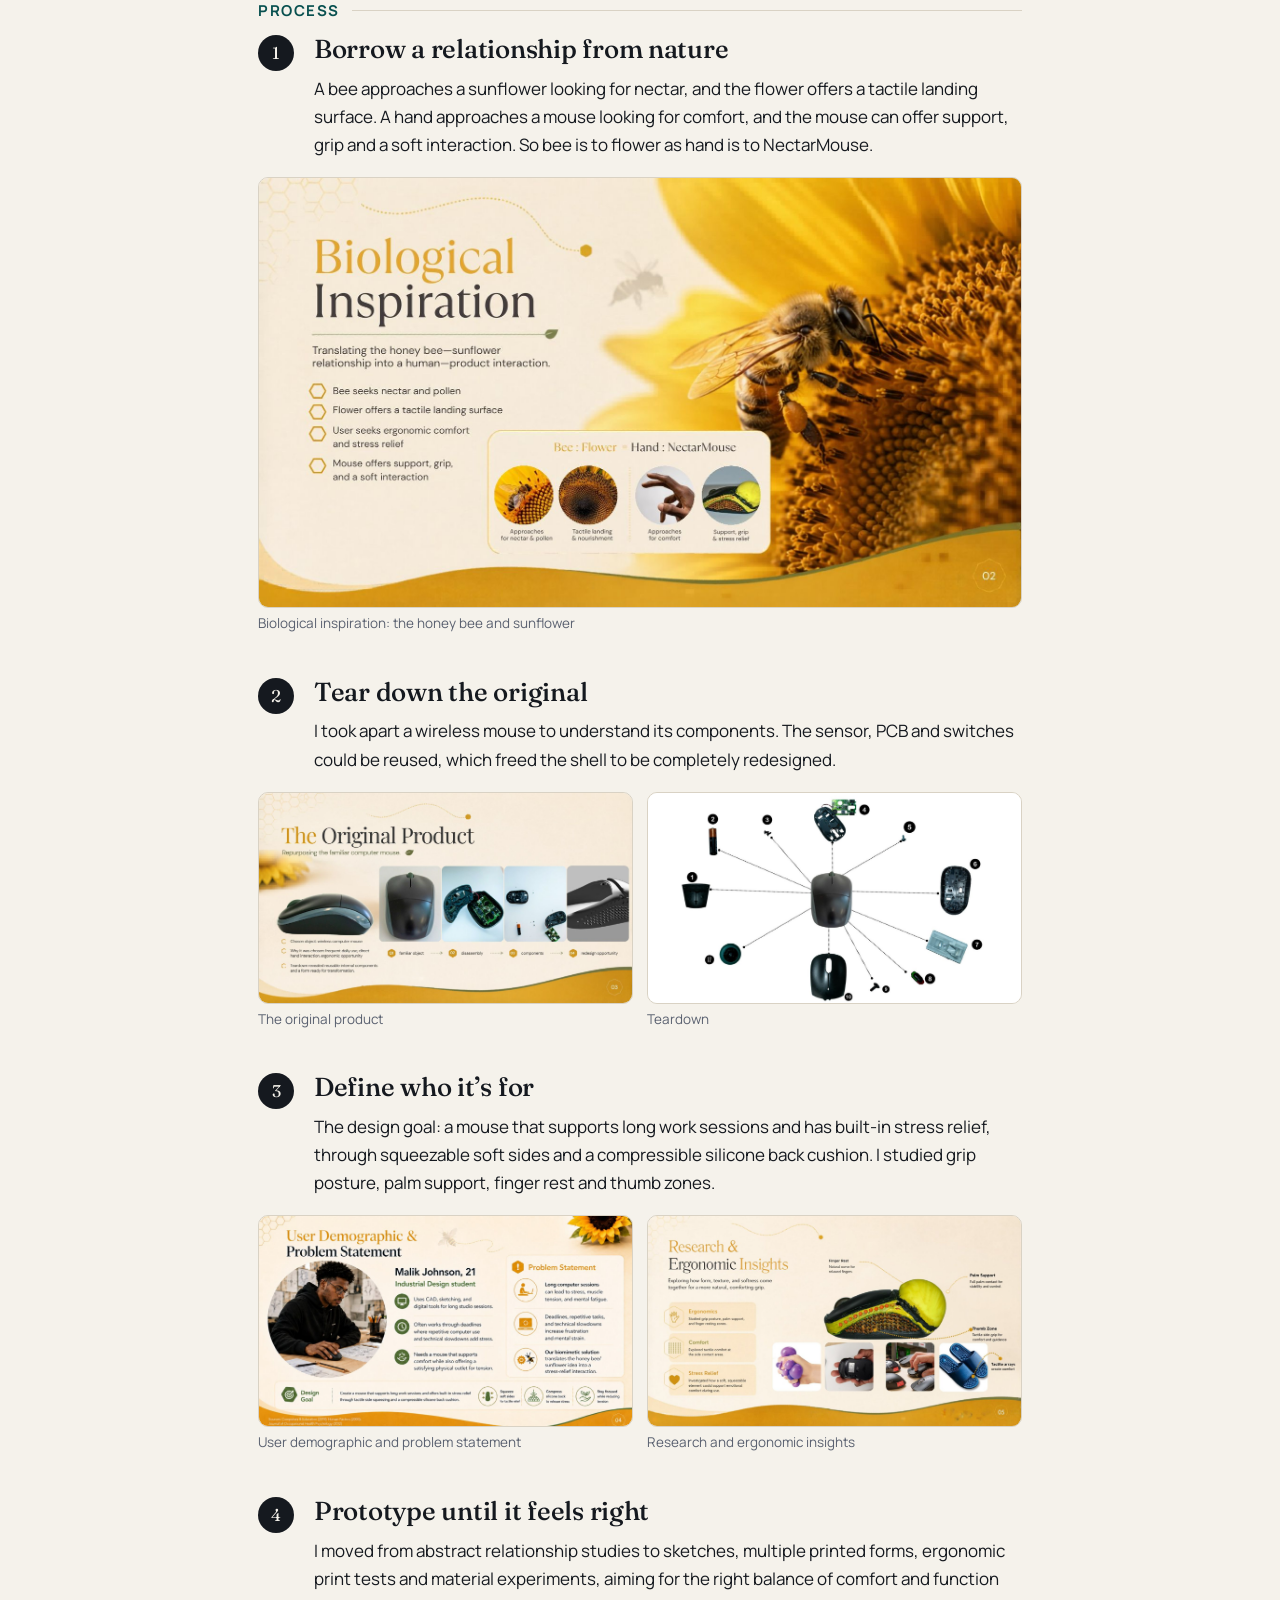
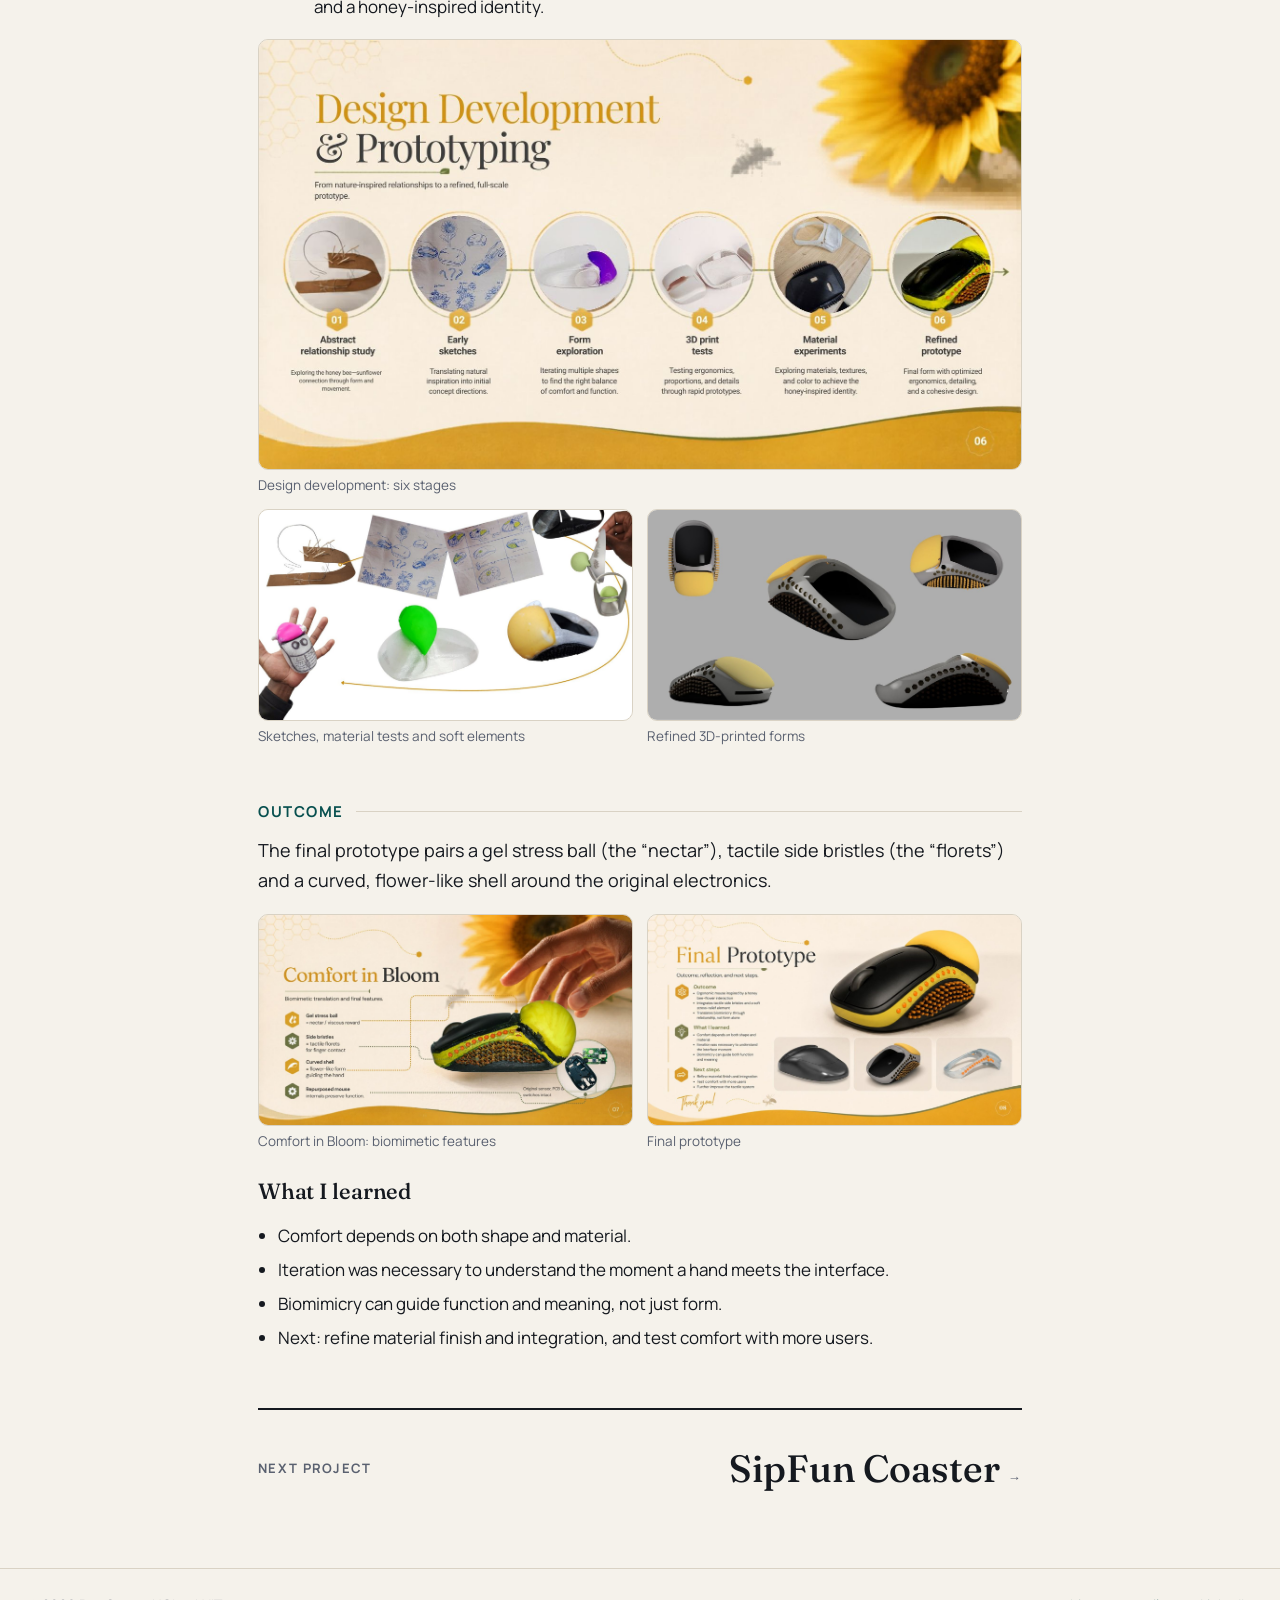
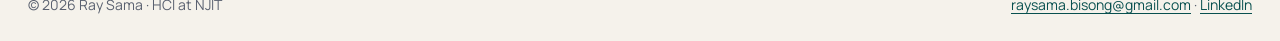
<file: work/nectarmouse.html>
<!DOCTYPE html>
<html lang="en">
<head>
<meta charset="utf-8">
<meta name="viewport" content="width=device-width, initial-scale=1">
<title>NectarMouse | Ray Sama</title>
<meta name="description" content="An ergonomic mouse modeled on a bee landing on a sunflower">
<meta property="og:title" content="NectarMouse | Ray Sama">
<meta property="og:description" content="An ergonomic mouse modeled on a bee landing on a sunflower">
<meta property="og:type" content="website">
<meta property="og:image" content="https://iamraygb.github.io/assets/img/og.jpg">
<meta name="twitter:card" content="summary_large_image">
<link rel="icon" href="../assets/favicon.svg" type="image/svg+xml">
<link rel="preconnect" href="https://fonts.googleapis.com"><link rel="preconnect" href="https://fonts.gstatic.com" crossorigin><link href="https://fonts.googleapis.com/css2?family=Fraunces:opsz,wght@9..144,400;9..144,500;9..144,600&family=Manrope:wght@400;500;600;700&display=swap" rel="stylesheet">
<link rel="stylesheet" href="../assets/css/site.css">
</head>
<body>
<a class="skip" href="#main">Skip to content</a>
<header class="site-header">
  <a class="wordmark" href="../index.html">Ray Sama</a>
  <nav aria-label="Primary">
    <a href="../index.html#work">Work</a>
    <a href="../index.html#about">About</a>
    <a href="../assets/Ray_Sama_Resume.pdf">R&eacute;sum&eacute;</a>
    <a href="../index.html#contact">Contact</a>
  </nav>
</header>
<main id="main" class="case">
<div class="wrap narrow">
<a class="back" href="../index.html#work">&larr; All work</a>
<p class="eyebrow">Industrial design &middot; Ergonomics &middot; Biomimicry</p>
<h1>NectarMouse</h1>
<p class="case-kicker">An ergonomic mouse modeled on a bee landing on a sunflower</p>
<dl class="meta"><div><dt>Context</dt><dd>Industrial Design Studio II &middot; Hack and Redesign</dd></div><div><dt>Timeline</dt><dd>Spring 2026</dd></div><div><dt>My role</dt><dd>Sole designer</dd></div><div><dt>Tools</dt><dd>Product teardown, Fusion 360, 3D printing, material experiments</dd></div></dl>
</div>
<div class="wrap case-hero"><img src="../assets/img/nectarmouse/hero.jpg" width="1800" height="1014" alt="NectarMouse" loading="eager" data-zoom></div>
<div class="wrap narrow">
<section class="block"><h2>The problem</h2><p>Long computer sessions build up stress, muscle tension and mental fatigue, especially under deadlines with repetitive work. I designed for a persona: a 21-year-old design student who spends long studio sessions in CAD and needs a mouse that is comfortable and also gives him a physical outlet for tension.</p></section>
<section class="block"><h2>My role</h2><p>I worked alone, from the teardown and ergonomic research through form studies, 3D-printed iterations and the final prototype.</p></section>
<section class="block"><h2>Process</h2><ol class="steps">
<li class="step"><h3>Borrow a relationship from nature</h3><p>A bee approaches a sunflower looking for nectar, and the flower offers a tactile landing surface. A hand approaches a mouse looking for comfort, and the mouse can offer support, grip and a soft interaction. So bee is to flower as hand is to NectarMouse.</p><div class="figs n1"><figure><img src="../assets/img/nectarmouse/nm-02.jpg" width="1600" height="901" alt="Biological inspiration: the honey bee and sunflower" loading="lazy" data-zoom><figcaption>Biological inspiration: the honey bee and sunflower</figcaption></figure></div></li>
<li class="step"><h3>Tear down the original</h3><p>I took apart a wireless mouse to understand its components. The sensor, PCB and switches could be reused, which freed the shell to be completely redesigned.</p><div class="figs n2"><figure><img src="../assets/img/nectarmouse/nm-03.jpg" width="1600" height="901" alt="The original product" loading="lazy" data-zoom><figcaption>The original product</figcaption></figure><figure><img src="../assets/img/nectarmouse/nm-04.jpg" width="1600" height="901" alt="Teardown" loading="lazy" data-zoom><figcaption>Teardown</figcaption></figure></div></li>
<li class="step"><h3>Define who it&rsquo;s for</h3><p>The design goal: a mouse that supports long work sessions and has built-in stress relief, through squeezable soft sides and a compressible silicone back cushion. I studied grip posture, palm support, finger rest and thumb zones.</p><div class="figs n2"><figure><img src="../assets/img/nectarmouse/nm-05.jpg" width="1600" height="901" alt="User demographic and problem statement" loading="lazy" data-zoom><figcaption>User demographic and problem statement</figcaption></figure><figure><img src="../assets/img/nectarmouse/nm-06.jpg" width="1600" height="901" alt="Research and ergonomic insights" loading="lazy" data-zoom><figcaption>Research and ergonomic insights</figcaption></figure></div></li>
<li class="step"><h3>Prototype until it feels right</h3><p>I moved from abstract relationship studies to sketches, multiple printed forms, ergonomic print tests and material experiments, aiming for the right balance of comfort and function and a honey-inspired identity.</p><div class="figs n3"><figure><img src="../assets/img/nectarmouse/nm-08.jpg" width="1600" height="901" alt="Design development: six stages" loading="lazy" data-zoom><figcaption>Design development: six stages</figcaption></figure><figure><img src="../assets/img/nectarmouse/nm-09.jpg" width="1600" height="901" alt="Sketches, material tests and soft elements" loading="lazy" data-zoom><figcaption>Sketches, material tests and soft elements</figcaption></figure><figure><img src="../assets/img/nectarmouse/nm-10.jpg" width="1600" height="901" alt="Refined 3D-printed forms" loading="lazy" data-zoom><figcaption>Refined 3D-printed forms</figcaption></figure></div></li>
</ol></section>
<section class="block"><h2>Outcome</h2><p>The final prototype pairs a gel stress ball (the &ldquo;nectar&rdquo;), tactile side bristles (the &ldquo;florets&rdquo;) and a curved, flower-like shell around the original electronics.</p><div class="figs n2"><figure><img src="../assets/img/nectarmouse/nm-12.jpg" width="1600" height="901" alt="Comfort in Bloom: biomimetic features" loading="lazy" data-zoom><figcaption>Comfort in Bloom: biomimetic features</figcaption></figure><figure><img src="../assets/img/nectarmouse/nm-13.jpg" width="1600" height="901" alt="Final prototype" loading="lazy" data-zoom><figcaption>Final prototype</figcaption></figure></div><h3 class="sub">What I learned</h3><ul class="learned"><li>Comfort depends on both shape and material.</li><li>Iteration was necessary to understand the moment a hand meets the interface.</li><li>Biomimicry can guide function and meaning, not just form.</li><li>Next: refine material finish and integration, and test comfort with more users.</li></ul></section>
<a class="next" href="sipfun-coaster.html"><span>Next project</span><strong>SipFun Coaster <span aria-hidden="true">&rarr;</span></strong></a>
</div>
</main>
<footer class="site-footer">
  <p>&copy; 2026 Ray Sama &middot; HCI at NJIT</p>
  <p><a href="mailto:raysama.bisong@gmail.com">raysama.bisong@gmail.com</a> &middot; <a href="https://www.linkedin.com/in/raysama">LinkedIn</a></p>
</footer>
<div class="lightbox" hidden aria-modal="true" role="dialog" aria-label="Image viewer">
  <button class="lb-close" aria-label="Close">&times;</button>
  <button class="lb-prev" aria-label="Previous image">&#8249;</button>
  <figure><img alt=""><figcaption></figcaption></figure>
  <button class="lb-next" aria-label="Next image">&#8250;</button>
</div>
<script src="../assets/js/site.js"></script>
</body>
</html>
</file>
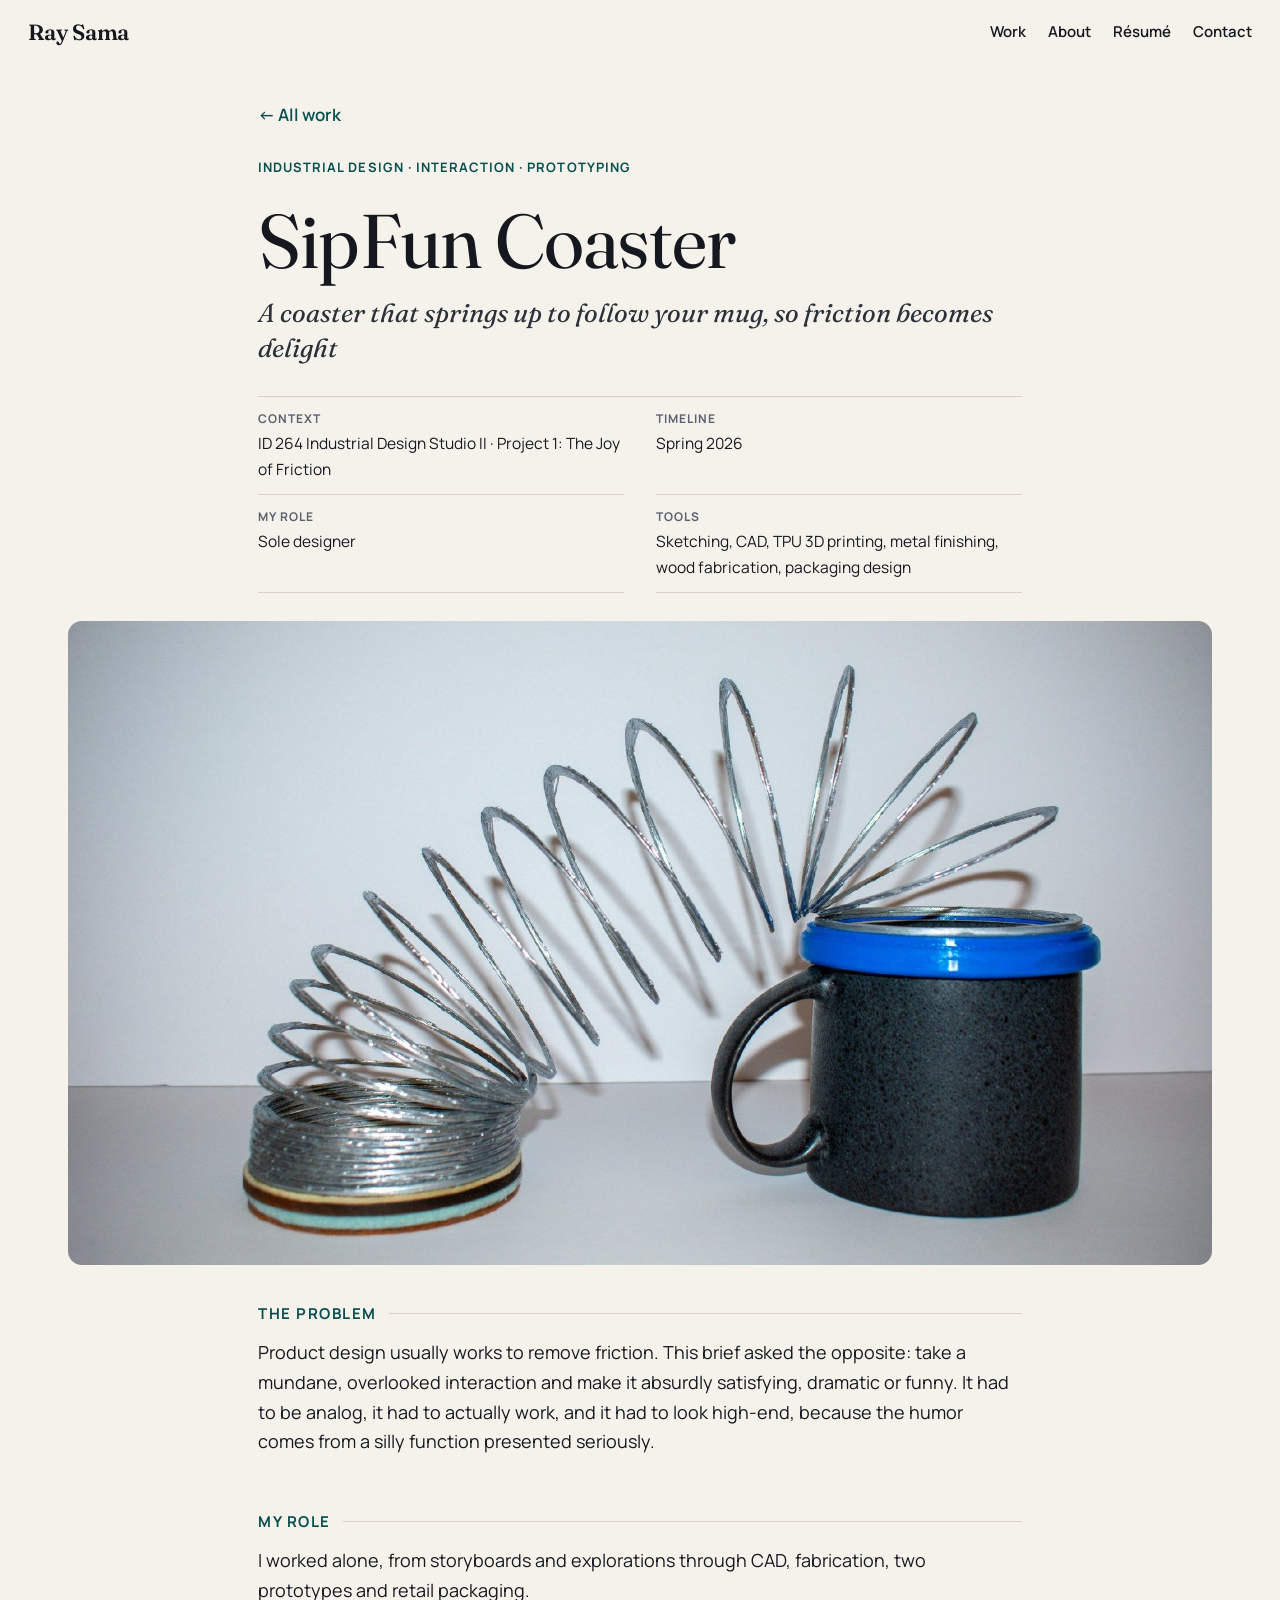
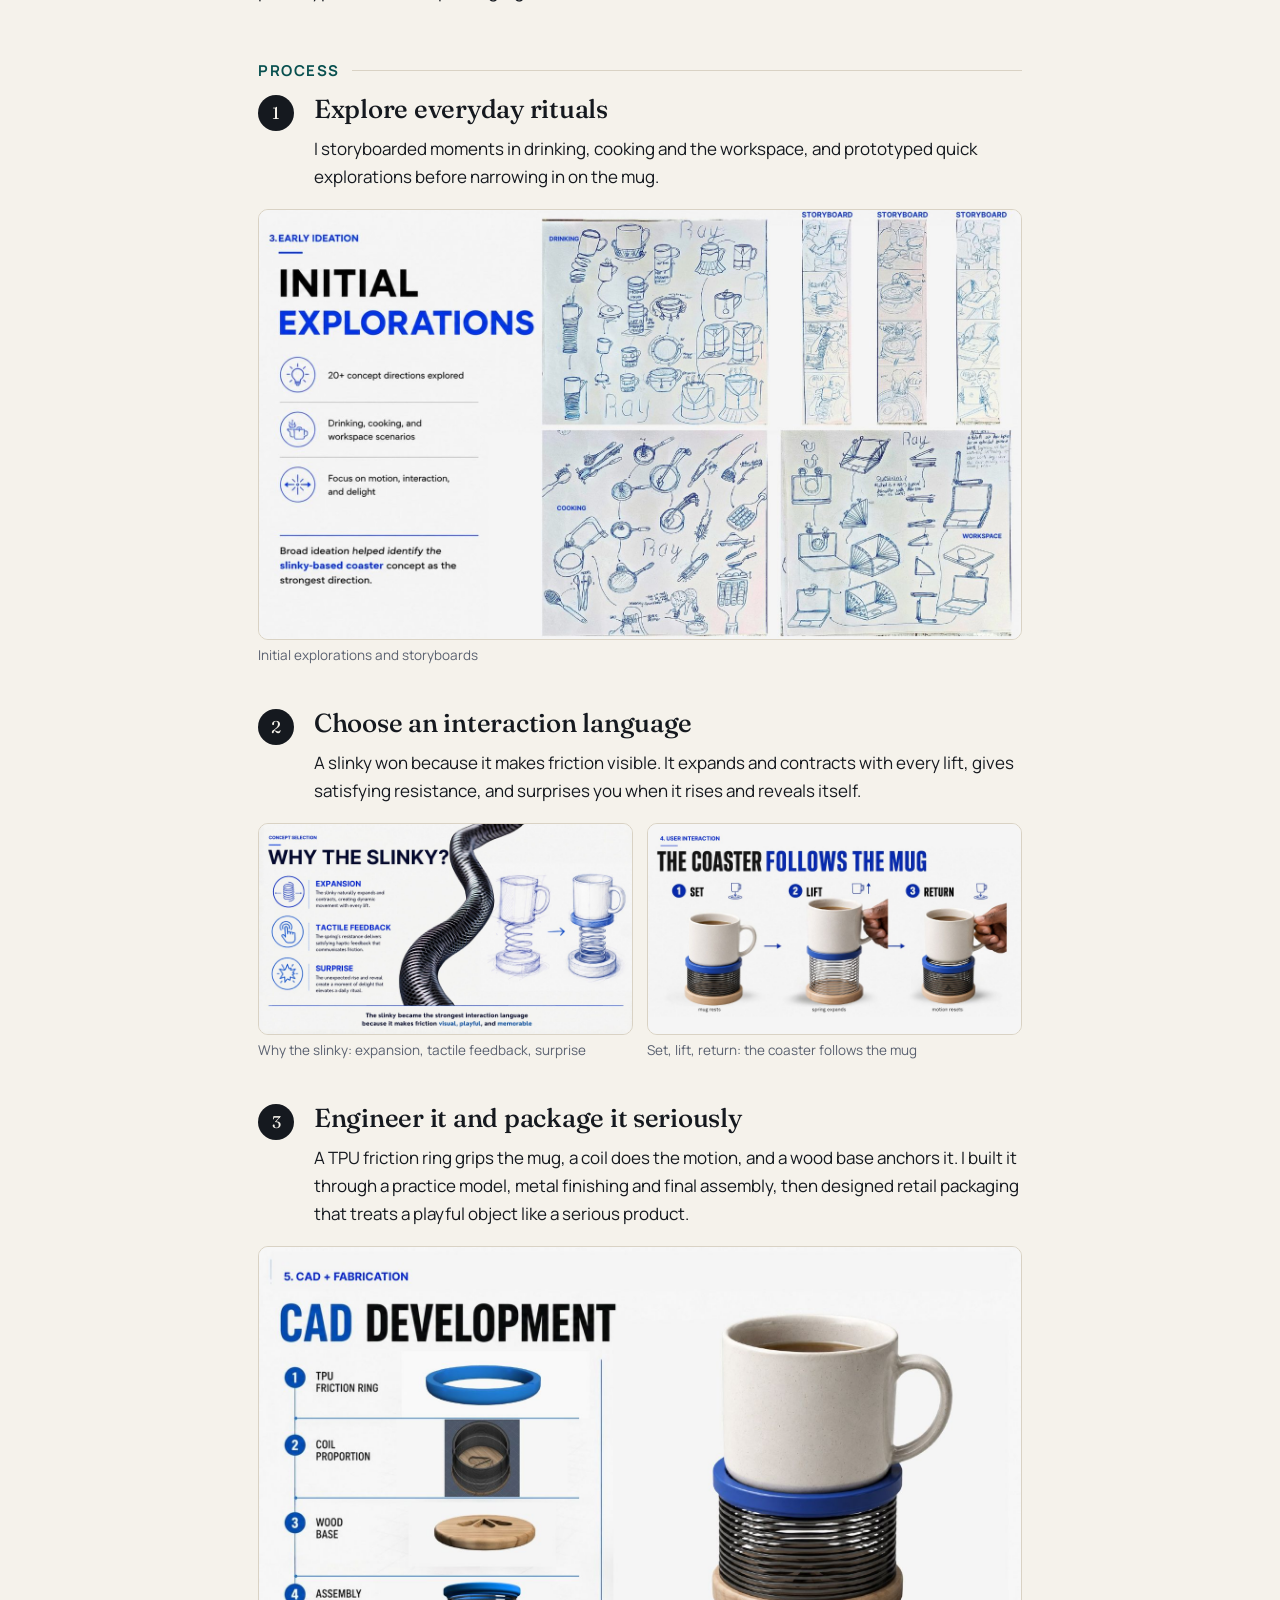
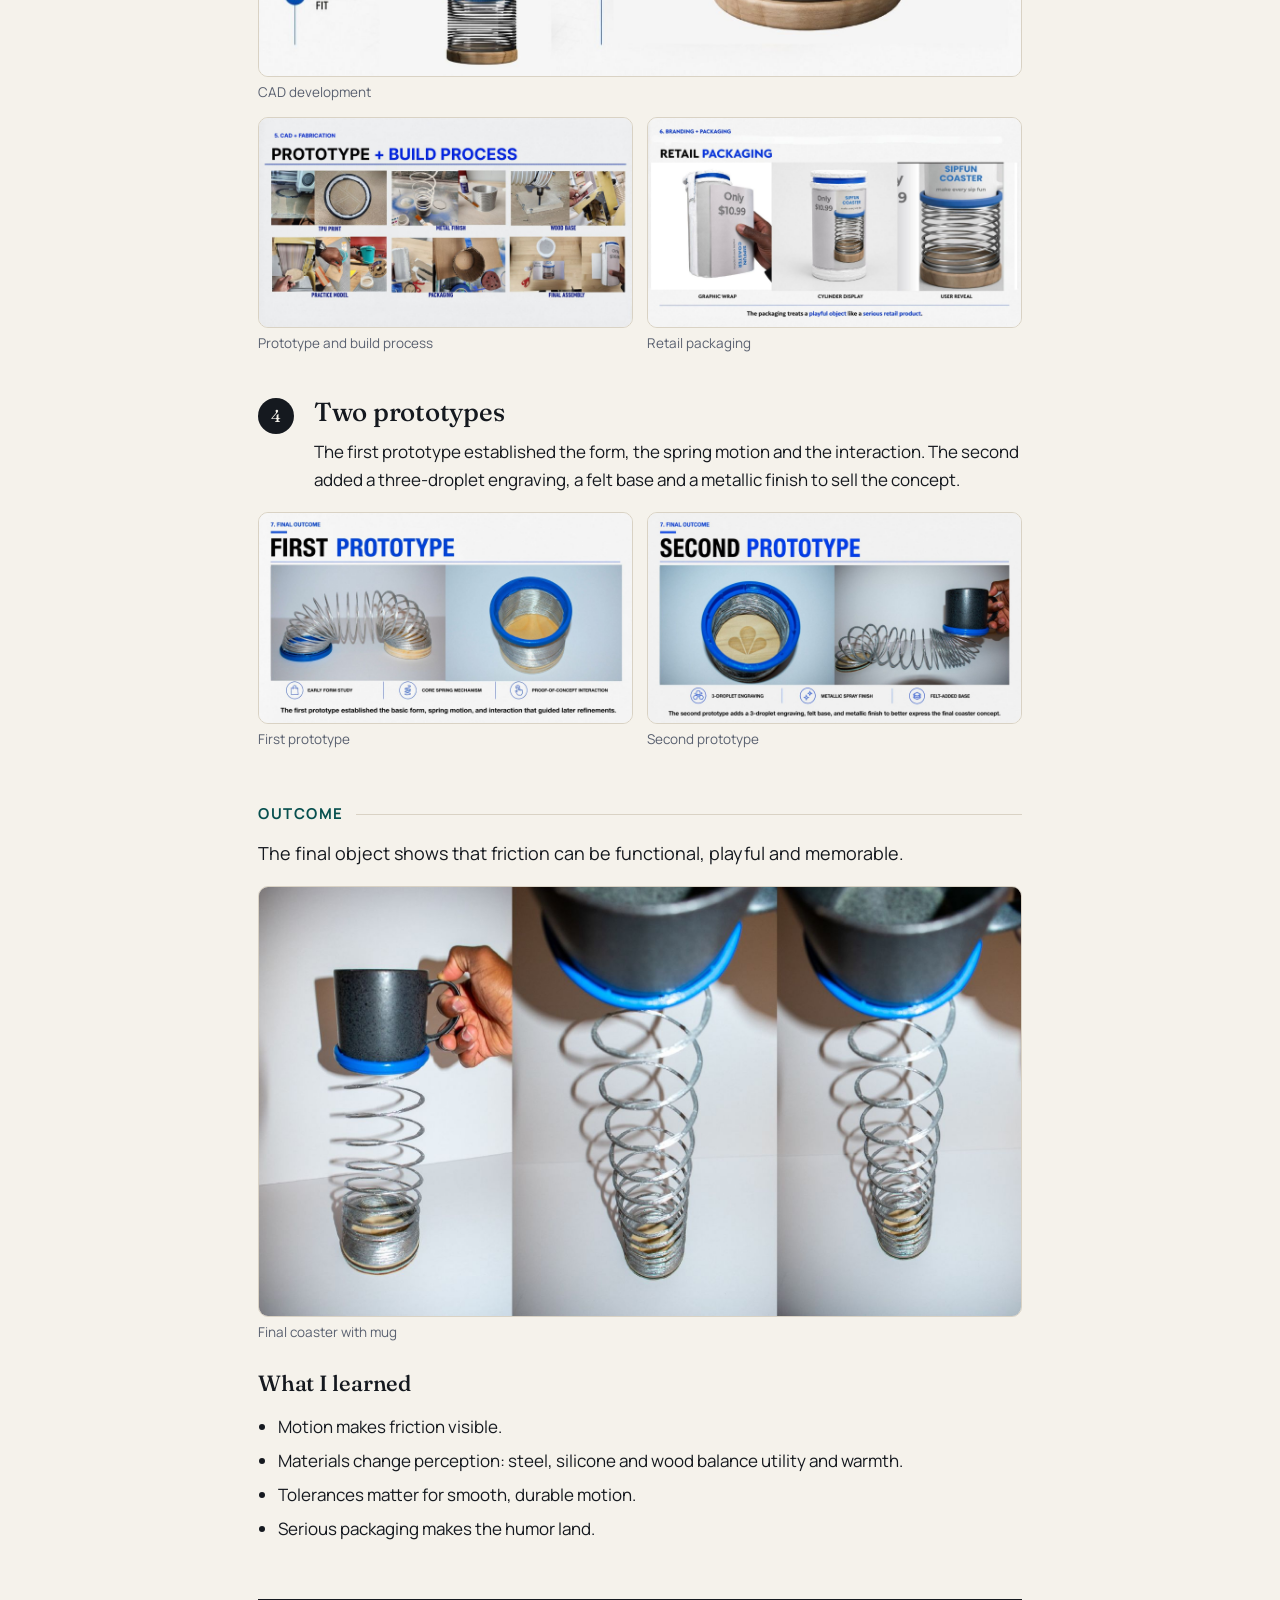
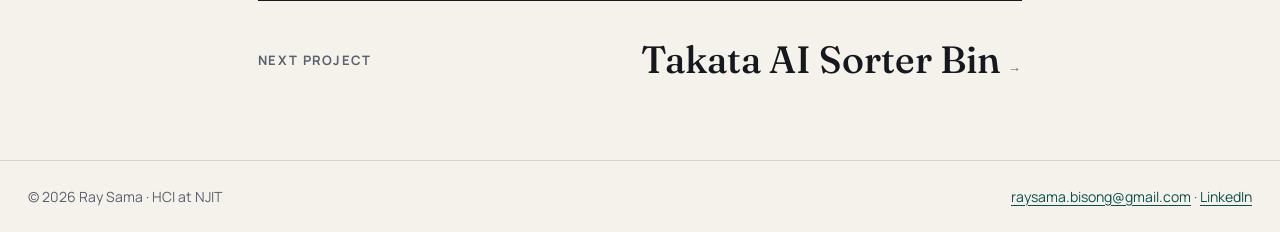
<file: work/sipfun-coaster.html>
<!DOCTYPE html>
<html lang="en">
<head>
<meta charset="utf-8">
<meta name="viewport" content="width=device-width, initial-scale=1">
<title>SipFun Coaster | Ray Sama</title>
<meta name="description" content="A coaster that springs up to follow your mug, so friction becomes delight">
<meta property="og:title" content="SipFun Coaster | Ray Sama">
<meta property="og:description" content="A coaster that springs up to follow your mug, so friction becomes delight">
<meta property="og:type" content="website">
<meta property="og:image" content="https://iamraygb.github.io/assets/img/og.jpg">
<meta name="twitter:card" content="summary_large_image">
<link rel="icon" href="../assets/favicon.svg" type="image/svg+xml">
<link rel="preconnect" href="https://fonts.googleapis.com"><link rel="preconnect" href="https://fonts.gstatic.com" crossorigin><link href="https://fonts.googleapis.com/css2?family=Fraunces:opsz,wght@9..144,400;9..144,500;9..144,600&family=Manrope:wght@400;500;600;700&display=swap" rel="stylesheet">
<link rel="stylesheet" href="../assets/css/site.css">
</head>
<body>
<a class="skip" href="#main">Skip to content</a>
<header class="site-header">
  <a class="wordmark" href="../index.html">Ray Sama</a>
  <nav aria-label="Primary">
    <a href="../index.html#work">Work</a>
    <a href="../index.html#about">About</a>
    <a href="../assets/Ray_Sama_Resume.pdf">R&eacute;sum&eacute;</a>
    <a href="../index.html#contact">Contact</a>
  </nav>
</header>
<main id="main" class="case">
<div class="wrap narrow">
<a class="back" href="../index.html#work">&larr; All work</a>
<p class="eyebrow">Industrial design &middot; Interaction &middot; Prototyping</p>
<h1>SipFun Coaster</h1>
<p class="case-kicker">A coaster that springs up to follow your mug, so friction becomes delight</p>
<dl class="meta"><div><dt>Context</dt><dd>ID 264 Industrial Design Studio II &middot; Project 1: The Joy of Friction</dd></div><div><dt>Timeline</dt><dd>Spring 2026</dd></div><div><dt>My role</dt><dd>Sole designer</dd></div><div><dt>Tools</dt><dd>Sketching, CAD, TPU 3D printing, metal finishing, wood fabrication, packaging design</dd></div></dl>
</div>
<div class="wrap case-hero"><img src="../assets/img/sipfun-coaster/hero.jpg" width="1800" height="1013" alt="SipFun Coaster" loading="eager" data-zoom></div>
<div class="wrap narrow">
<section class="block"><h2>The problem</h2><p>Product design usually works to remove friction. This brief asked the opposite: take a mundane, overlooked interaction and make it absurdly satisfying, dramatic or funny. It had to be analog, it had to actually work, and it had to look high-end, because the humor comes from a silly function presented seriously.</p></section>
<section class="block"><h2>My role</h2><p>I worked alone, from storyboards and explorations through CAD, fabrication, two prototypes and retail packaging.</p></section>
<section class="block"><h2>Process</h2><ol class="steps">
<li class="step"><h3>Explore everyday rituals</h3><p>I storyboarded moments in drinking, cooking and the workspace, and prototyped quick explorations before narrowing in on the mug.</p><div class="figs n1"><figure><img src="../assets/img/sipfun-coaster/sf-04.jpg" width="1600" height="900" alt="Initial explorations and storyboards" loading="lazy" data-zoom><figcaption>Initial explorations and storyboards</figcaption></figure></div></li>
<li class="step"><h3>Choose an interaction language</h3><p>A slinky won because it makes friction visible. It expands and contracts with every lift, gives satisfying resistance, and surprises you when it rises and reveals itself.</p><div class="figs n2"><figure><img src="../assets/img/sipfun-coaster/sf-06.jpg" width="1600" height="900" alt="Why the slinky: expansion, tactile feedback, surprise" loading="lazy" data-zoom><figcaption>Why the slinky: expansion, tactile feedback, surprise</figcaption></figure><figure><img src="../assets/img/sipfun-coaster/sf-08.jpg" width="1600" height="900" alt="Set, lift, return: the coaster follows the mug" loading="lazy" data-zoom><figcaption>Set, lift, return: the coaster follows the mug</figcaption></figure></div></li>
<li class="step"><h3>Engineer it and package it seriously</h3><p>A TPU friction ring grips the mug, a coil does the motion, and a wood base anchors it. I built it through a practice model, metal finishing and final assembly, then designed retail packaging that treats a playful object like a serious product.</p><div class="figs n3"><figure><img src="../assets/img/sipfun-coaster/sf-09.jpg" width="1600" height="900" alt="CAD development" loading="lazy" data-zoom><figcaption>CAD development</figcaption></figure><figure><img src="../assets/img/sipfun-coaster/sf-10.jpg" width="1600" height="900" alt="Prototype and build process" loading="lazy" data-zoom><figcaption>Prototype and build process</figcaption></figure><figure><img src="../assets/img/sipfun-coaster/sf-11.jpg" width="1600" height="900" alt="Retail packaging" loading="lazy" data-zoom><figcaption>Retail packaging</figcaption></figure></div></li>
<li class="step"><h3>Two prototypes</h3><p>The first prototype established the form, the spring motion and the interaction. The second added a three-droplet engraving, a felt base and a metallic finish to sell the concept.</p><div class="figs n2"><figure><img src="../assets/img/sipfun-coaster/sf-12.jpg" width="1600" height="900" alt="First prototype" loading="lazy" data-zoom><figcaption>First prototype</figcaption></figure><figure><img src="../assets/img/sipfun-coaster/sf-13.jpg" width="1600" height="900" alt="Second prototype" loading="lazy" data-zoom><figcaption>Second prototype</figcaption></figure></div></li>
</ol></section>
<section class="block"><h2>Outcome</h2><p>The final object shows that friction can be functional, playful and memorable.</p><div class="figs n1"><figure><img src="../assets/img/sipfun-coaster/sf-19.jpg" width="1600" height="900" alt="Final coaster with mug" loading="lazy" data-zoom><figcaption>Final coaster with mug</figcaption></figure></div><h3 class="sub">What I learned</h3><ul class="learned"><li>Motion makes friction visible.</li><li>Materials change perception: steel, silicone and wood balance utility and warmth.</li><li>Tolerances matter for smooth, durable motion.</li><li>Serious packaging makes the humor land.</li></ul></section>
<a class="next" href="takata-sorter-bin.html"><span>Next project</span><strong>Takata AI Sorter Bin <span aria-hidden="true">&rarr;</span></strong></a>
</div>
</main>
<footer class="site-footer">
  <p>&copy; 2026 Ray Sama &middot; HCI at NJIT</p>
  <p><a href="mailto:raysama.bisong@gmail.com">raysama.bisong@gmail.com</a> &middot; <a href="https://www.linkedin.com/in/raysama">LinkedIn</a></p>
</footer>
<div class="lightbox" hidden aria-modal="true" role="dialog" aria-label="Image viewer">
  <button class="lb-close" aria-label="Close">&times;</button>
  <button class="lb-prev" aria-label="Previous image">&#8249;</button>
  <figure><img alt=""><figcaption></figcaption></figure>
  <button class="lb-next" aria-label="Next image">&#8250;</button>
</div>
<script src="../assets/js/site.js"></script>
</body>
</html>
</file>
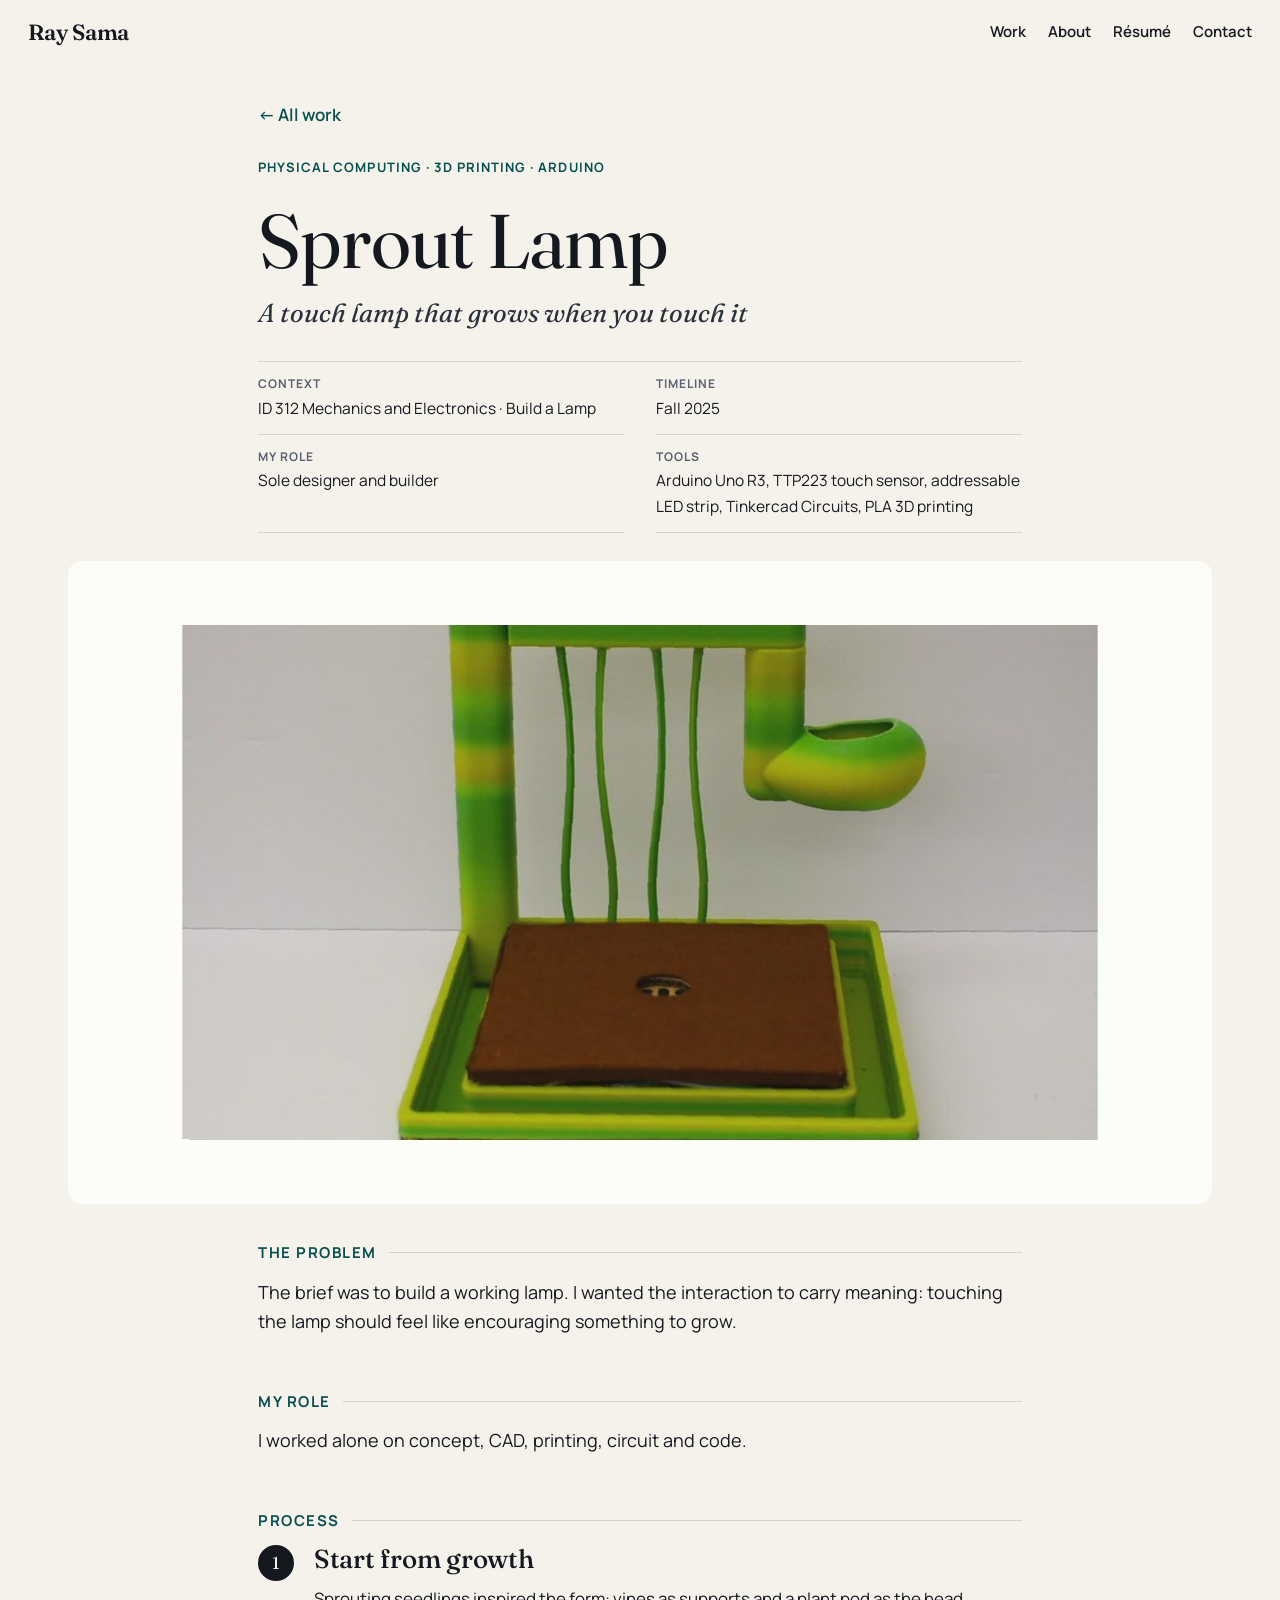
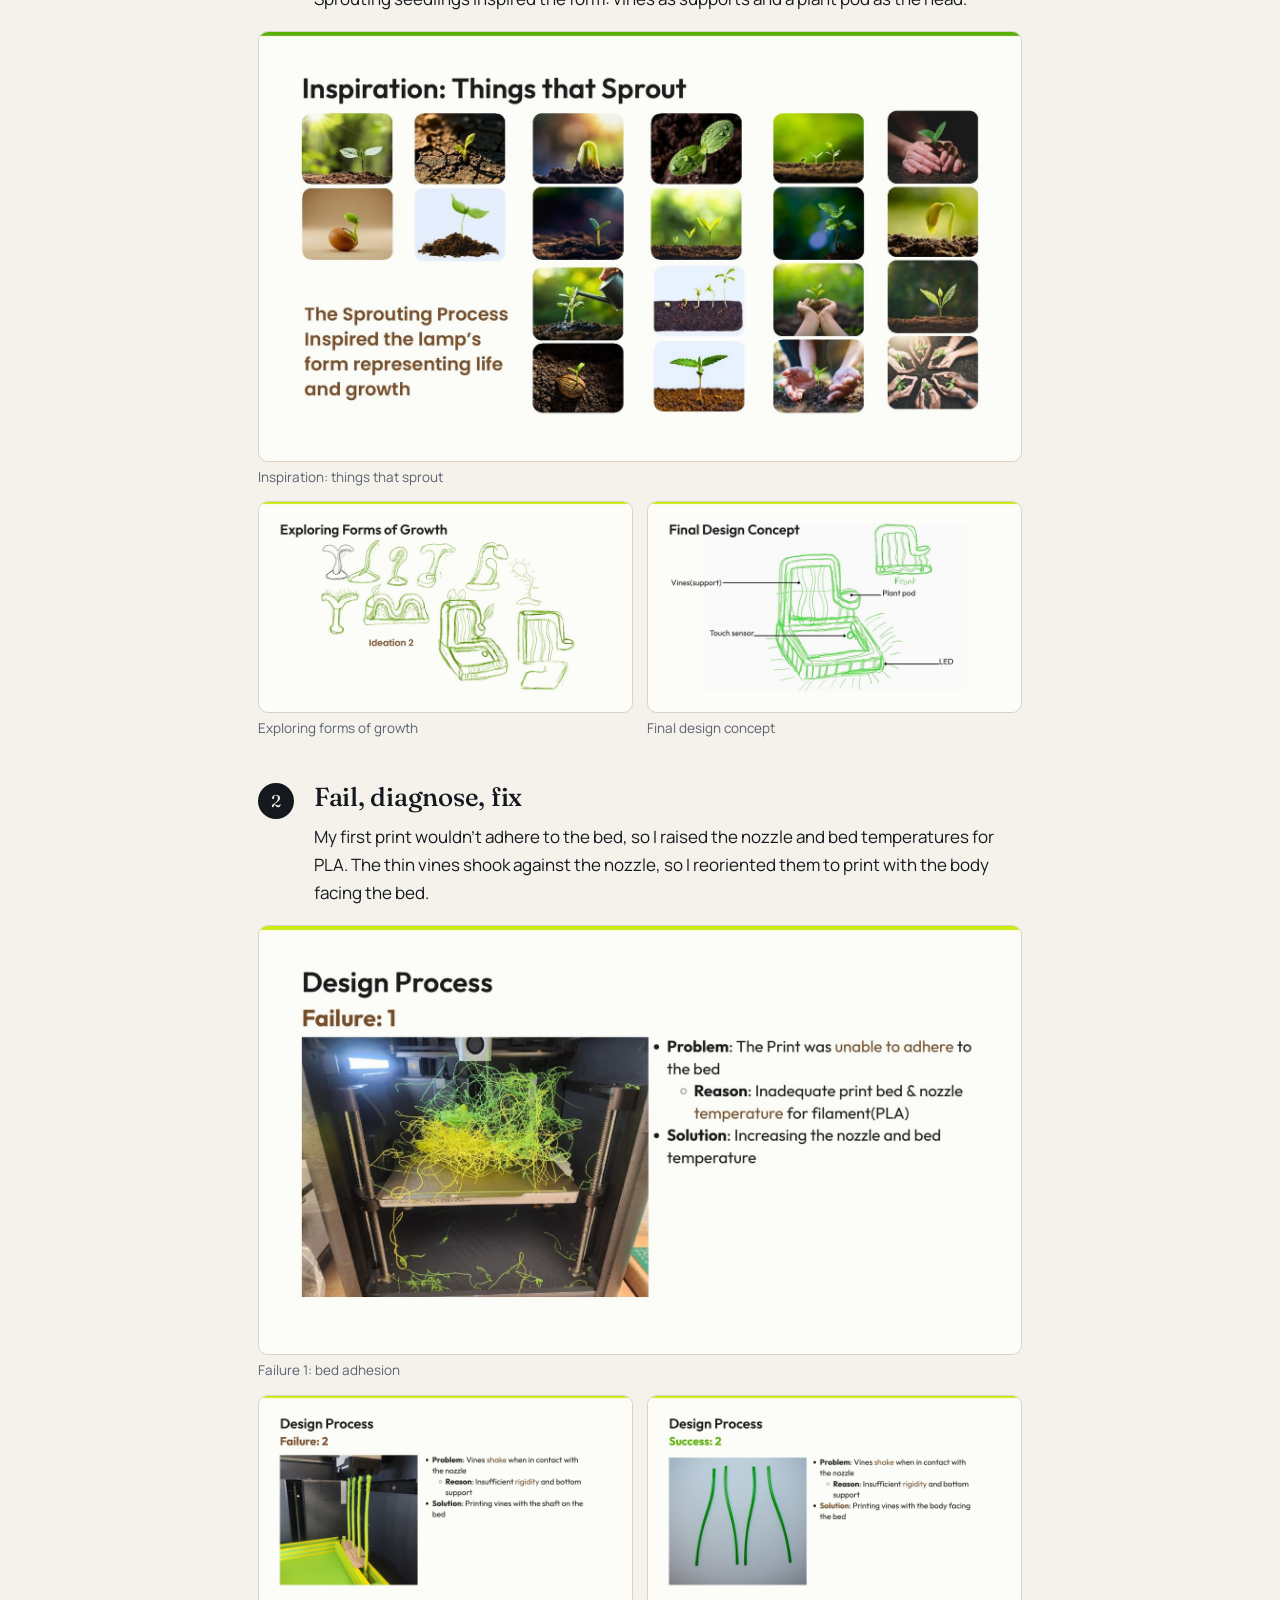
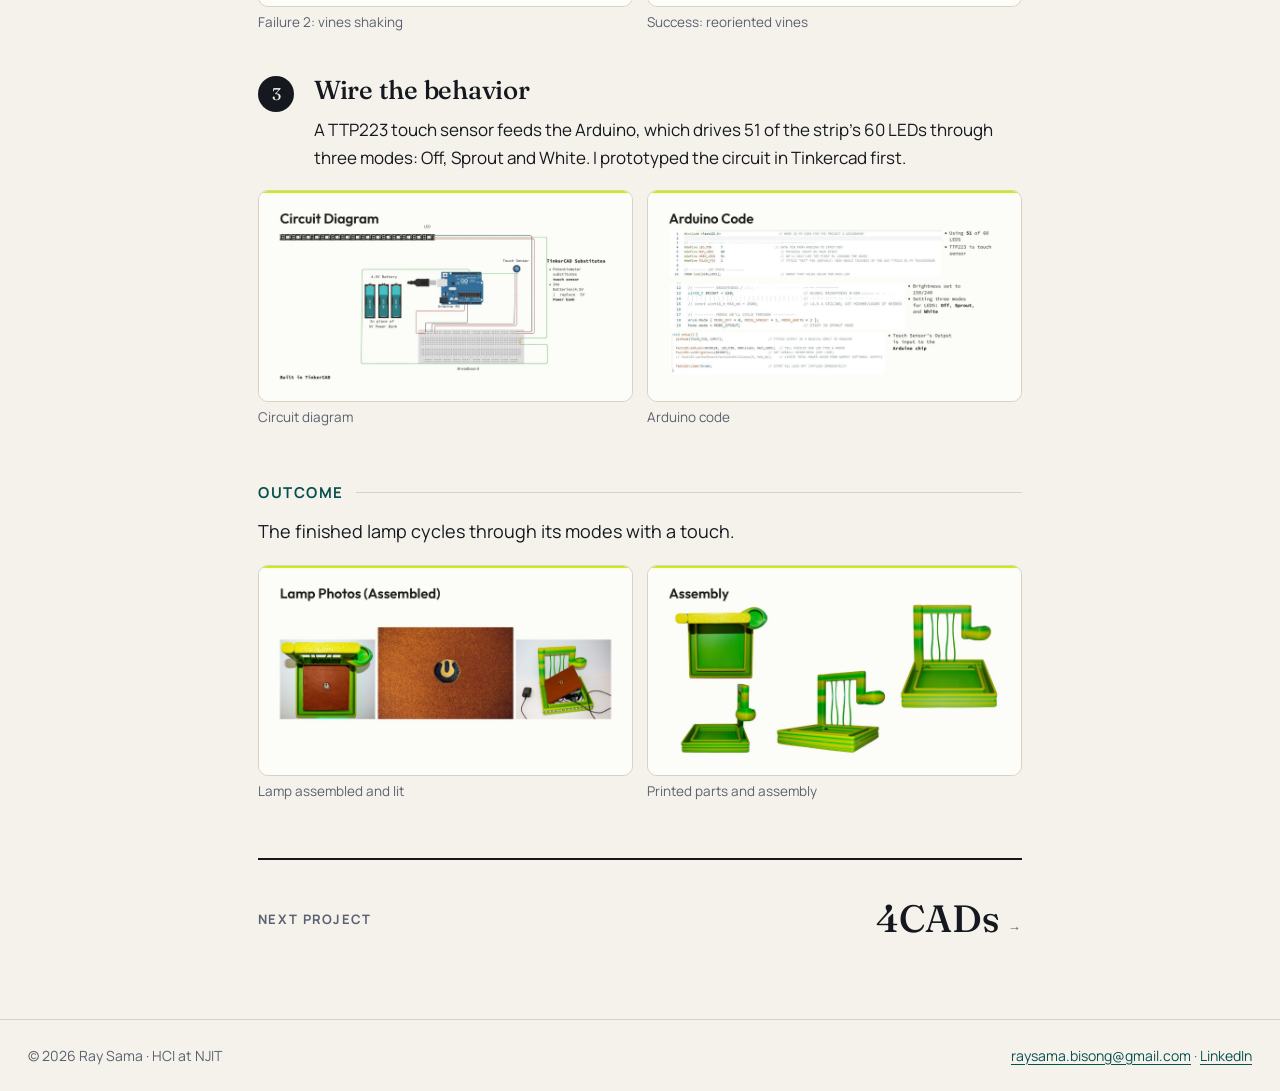
<file: work/sprout-lamp.html>
<!DOCTYPE html>
<html lang="en">
<head>
<meta charset="utf-8">
<meta name="viewport" content="width=device-width, initial-scale=1">
<title>Sprout Lamp | Ray Sama</title>
<meta name="description" content="A touch lamp that grows when you touch it">
<meta property="og:title" content="Sprout Lamp | Ray Sama">
<meta property="og:description" content="A touch lamp that grows when you touch it">
<meta property="og:type" content="website">
<meta property="og:image" content="https://iamraygb.github.io/assets/img/og.jpg">
<meta name="twitter:card" content="summary_large_image">
<link rel="icon" href="../assets/favicon.svg" type="image/svg+xml">
<link rel="preconnect" href="https://fonts.googleapis.com"><link rel="preconnect" href="https://fonts.gstatic.com" crossorigin><link href="https://fonts.googleapis.com/css2?family=Fraunces:opsz,wght@9..144,400;9..144,500;9..144,600&family=Manrope:wght@400;500;600;700&display=swap" rel="stylesheet">
<link rel="stylesheet" href="../assets/css/site.css">
</head>
<body>
<a class="skip" href="#main">Skip to content</a>
<header class="site-header">
  <a class="wordmark" href="../index.html">Ray Sama</a>
  <nav aria-label="Primary">
    <a href="../index.html#work">Work</a>
    <a href="../index.html#about">About</a>
    <a href="../assets/Ray_Sama_Resume.pdf">R&eacute;sum&eacute;</a>
    <a href="../index.html#contact">Contact</a>
  </nav>
</header>
<main id="main" class="case">
<div class="wrap narrow">
<a class="back" href="../index.html#work">&larr; All work</a>
<p class="eyebrow">Physical computing &middot; 3D printing &middot; Arduino</p>
<h1>Sprout Lamp</h1>
<p class="case-kicker">A touch lamp that grows when you touch it</p>
<dl class="meta"><div><dt>Context</dt><dd>ID 312 Mechanics and Electronics &middot; Build a Lamp</dd></div><div><dt>Timeline</dt><dd>Fall 2025</dd></div><div><dt>My role</dt><dd>Sole designer and builder</dd></div><div><dt>Tools</dt><dd>Arduino Uno R3, TTP223 touch sensor, addressable LED strip, Tinkercad Circuits, PLA 3D printing</dd></div></dl>
</div>
<div class="wrap case-hero"><img src="../assets/img/sprout-lamp/hero.jpg" width="1800" height="1013" alt="Sprout Lamp" loading="eager" data-zoom></div>
<div class="wrap narrow">
<section class="block"><h2>The problem</h2><p>The brief was to build a working lamp. I wanted the interaction to carry meaning: touching the lamp should feel like encouraging something to grow.</p></section>
<section class="block"><h2>My role</h2><p>I worked alone on concept, CAD, printing, circuit and code.</p></section>
<section class="block"><h2>Process</h2><ol class="steps">
<li class="step"><h3>Start from growth</h3><p>Sprouting seedlings inspired the form: vines as supports and a plant pod as the head.</p><div class="figs n3"><figure><img src="../assets/img/sprout-lamp/sl-02.jpg" width="1600" height="900" alt="Inspiration: things that sprout" loading="lazy" data-zoom><figcaption>Inspiration: things that sprout</figcaption></figure><figure><img src="../assets/img/sprout-lamp/sl-04.jpg" width="1600" height="900" alt="Exploring forms of growth" loading="lazy" data-zoom><figcaption>Exploring forms of growth</figcaption></figure><figure><img src="../assets/img/sprout-lamp/sl-05.jpg" width="1600" height="900" alt="Final design concept" loading="lazy" data-zoom><figcaption>Final design concept</figcaption></figure></div></li>
<li class="step"><h3>Fail, diagnose, fix</h3><p>My first print wouldn&rsquo;t adhere to the bed, so I raised the nozzle and bed temperatures for PLA. The thin vines shook against the nozzle, so I reoriented them to print with the body facing the bed.</p><div class="figs n3"><figure><img src="../assets/img/sprout-lamp/sl-06.jpg" width="1600" height="900" alt="Failure 1: bed adhesion" loading="lazy" data-zoom><figcaption>Failure 1: bed adhesion</figcaption></figure><figure><img src="../assets/img/sprout-lamp/sl-07.jpg" width="1600" height="900" alt="Failure 2: vines shaking" loading="lazy" data-zoom><figcaption>Failure 2: vines shaking</figcaption></figure><figure><img src="../assets/img/sprout-lamp/sl-09.jpg" width="1600" height="900" alt="Success: reoriented vines" loading="lazy" data-zoom><figcaption>Success: reoriented vines</figcaption></figure></div></li>
<li class="step"><h3>Wire the behavior</h3><p>A TTP223 touch sensor feeds the Arduino, which drives 51 of the strip&rsquo;s 60 LEDs through three modes: Off, Sprout and White. I prototyped the circuit in Tinkercad first.</p><div class="figs n2"><figure><img src="../assets/img/sprout-lamp/sl-13.jpg" width="1600" height="900" alt="Circuit diagram" loading="lazy" data-zoom><figcaption>Circuit diagram</figcaption></figure><figure><img src="../assets/img/sprout-lamp/sl-15.jpg" width="1600" height="900" alt="Arduino code" loading="lazy" data-zoom><figcaption>Arduino code</figcaption></figure></div></li>
</ol></section>
<section class="block"><h2>Outcome</h2><p>The finished lamp cycles through its modes with a touch.</p><div class="figs n2"><figure><img src="../assets/img/sprout-lamp/sl-18.jpg" width="1600" height="900" alt="Lamp assembled and lit" loading="lazy" data-zoom><figcaption>Lamp assembled and lit</figcaption></figure><figure><img src="../assets/img/sprout-lamp/sl-11.jpg" width="1600" height="900" alt="Printed parts and assembly" loading="lazy" data-zoom><figcaption>Printed parts and assembly</figcaption></figure></div></section>
<a class="next" href="4cads.html"><span>Next project</span><strong>4CADs <span aria-hidden="true">&rarr;</span></strong></a>
</div>
</main>
<footer class="site-footer">
  <p>&copy; 2026 Ray Sama &middot; HCI at NJIT</p>
  <p><a href="mailto:raysama.bisong@gmail.com">raysama.bisong@gmail.com</a> &middot; <a href="https://www.linkedin.com/in/raysama">LinkedIn</a></p>
</footer>
<div class="lightbox" hidden aria-modal="true" role="dialog" aria-label="Image viewer">
  <button class="lb-close" aria-label="Close">&times;</button>
  <button class="lb-prev" aria-label="Previous image">&#8249;</button>
  <figure><img alt=""><figcaption></figcaption></figure>
  <button class="lb-next" aria-label="Next image">&#8250;</button>
</div>
<script src="../assets/js/site.js"></script>
</body>
</html>
</file>
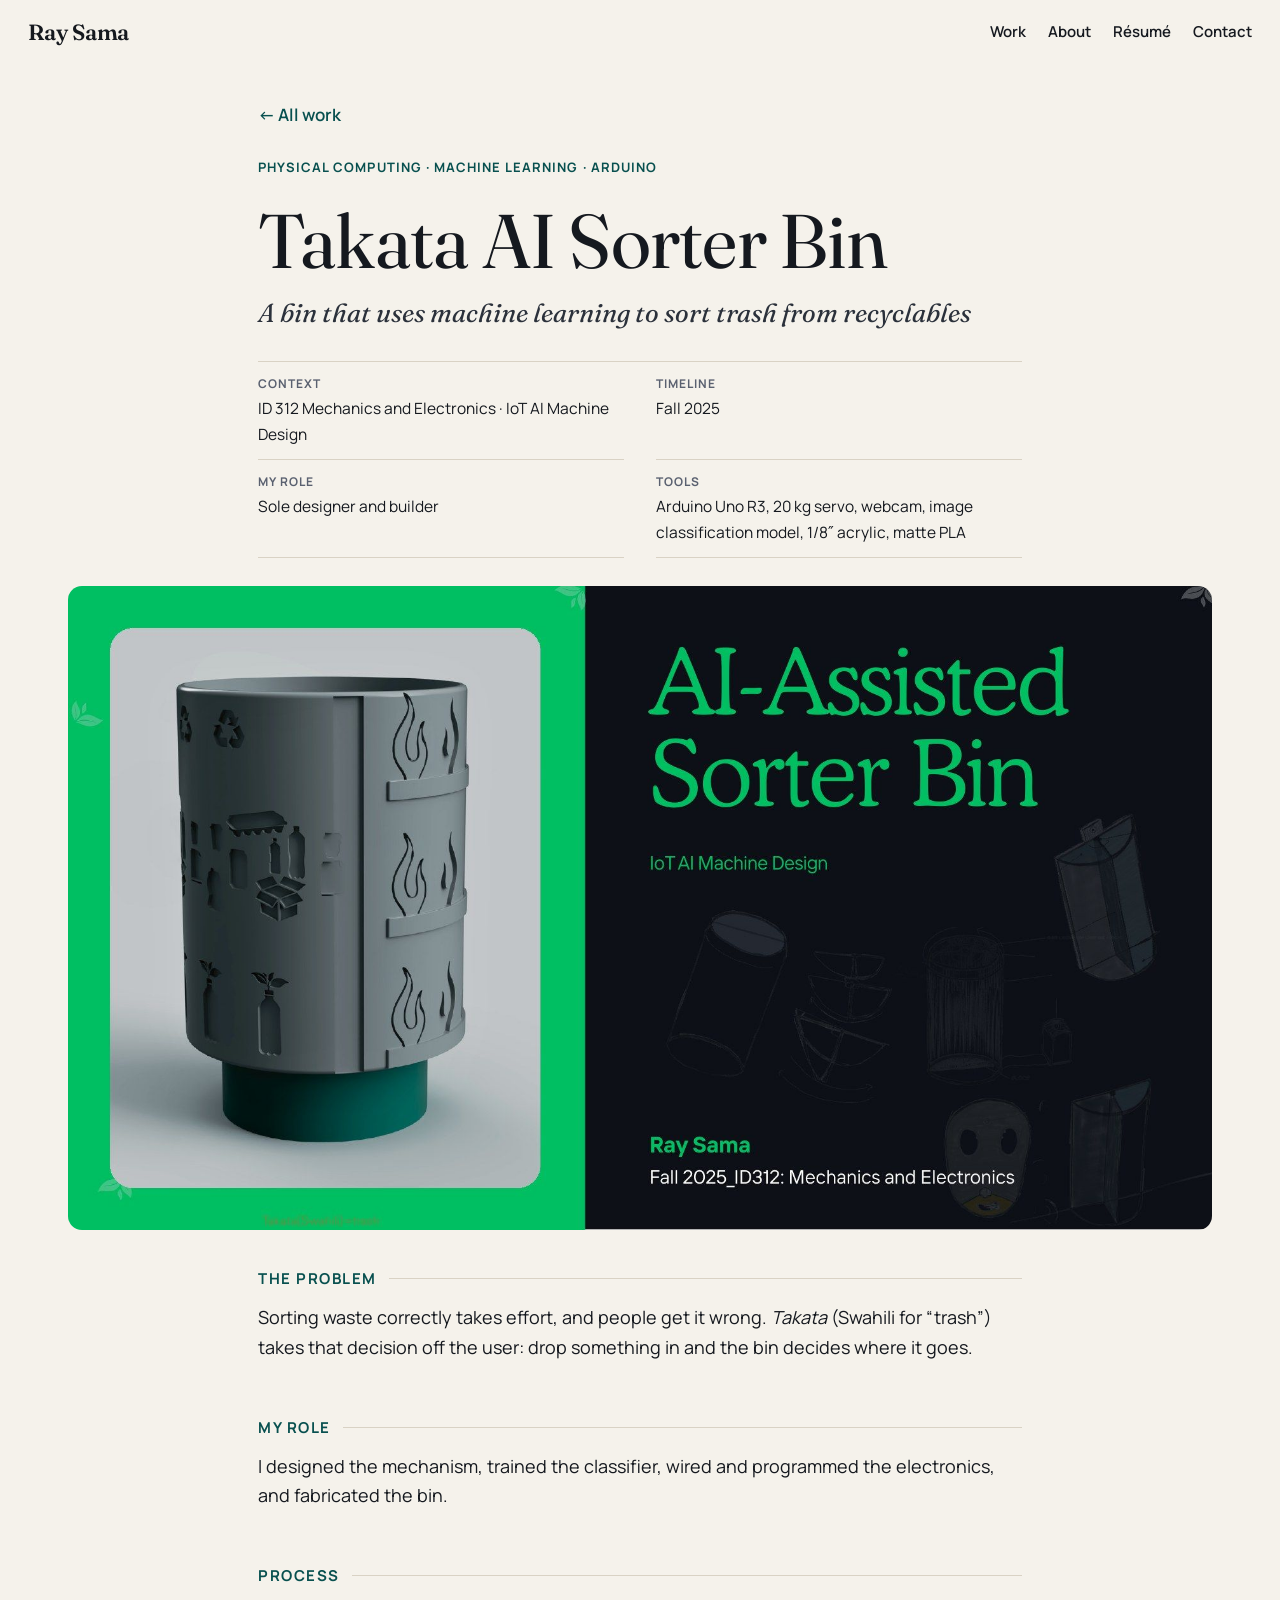
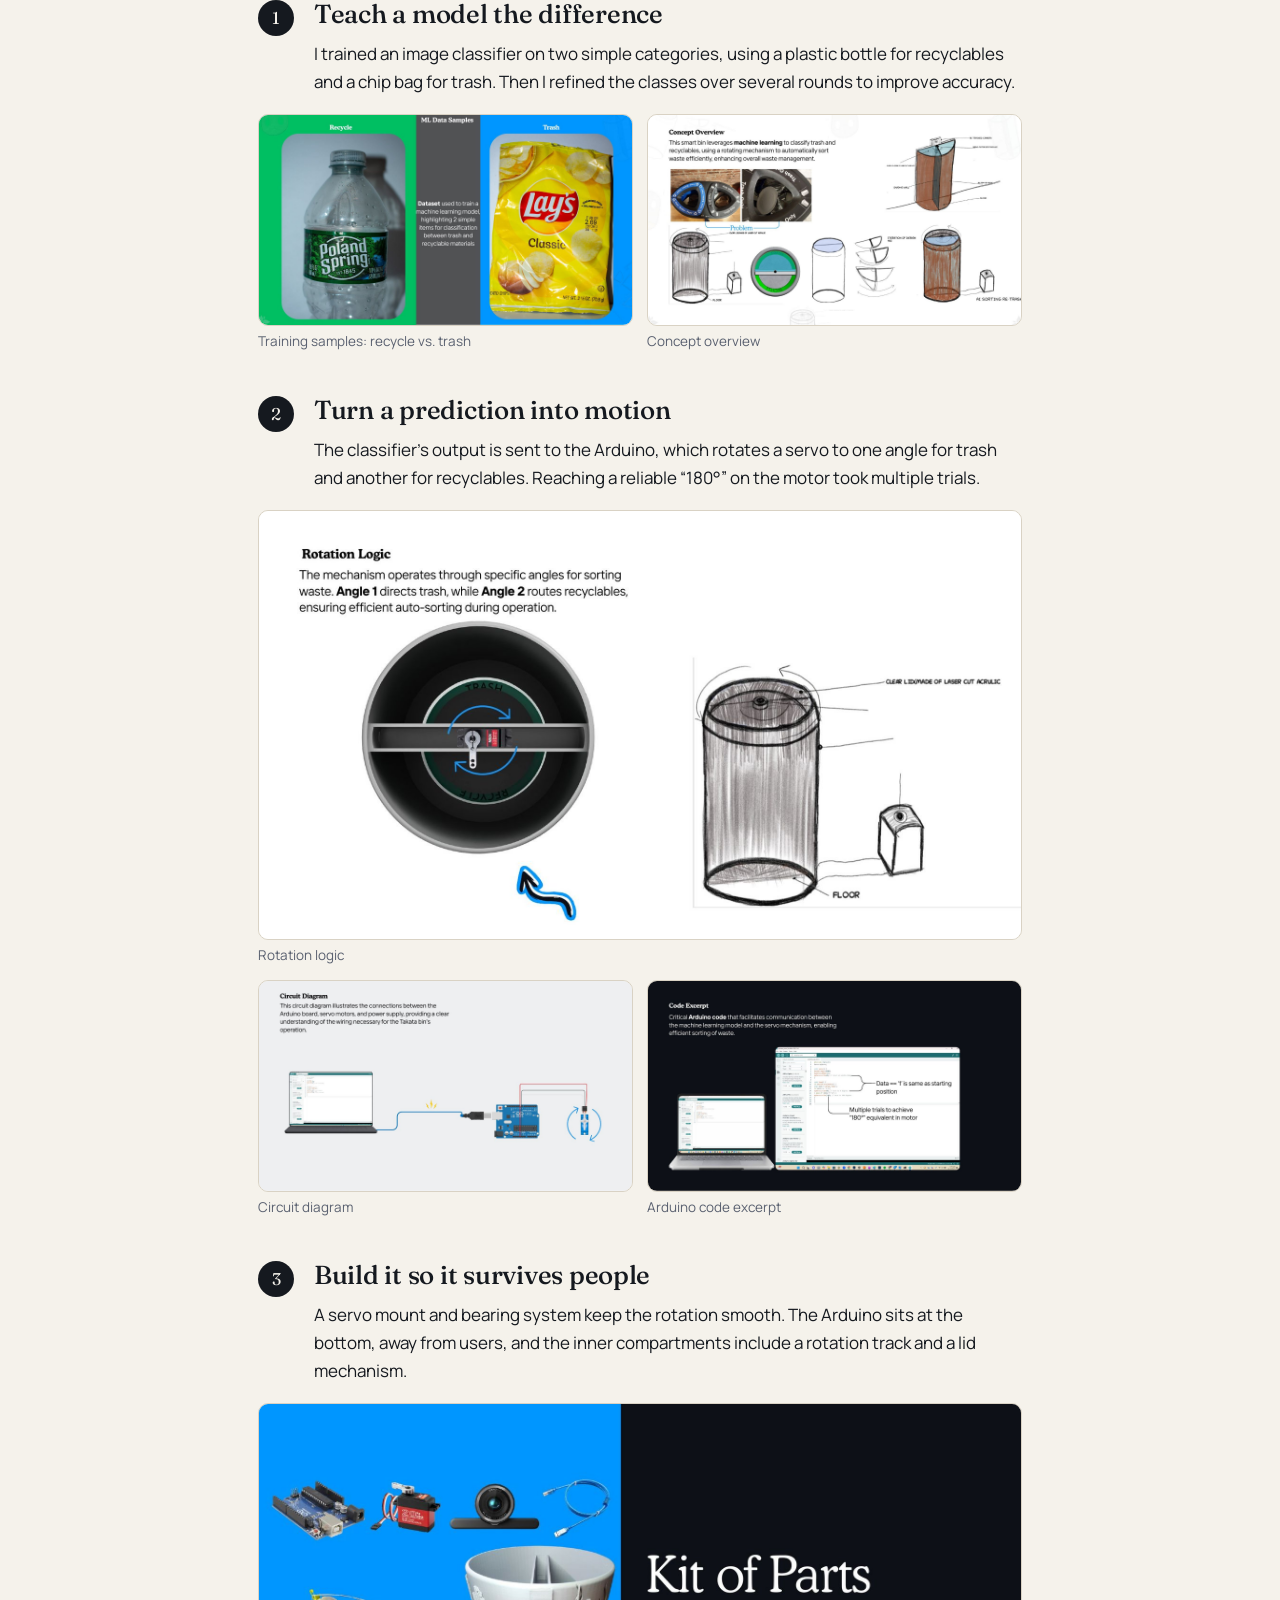
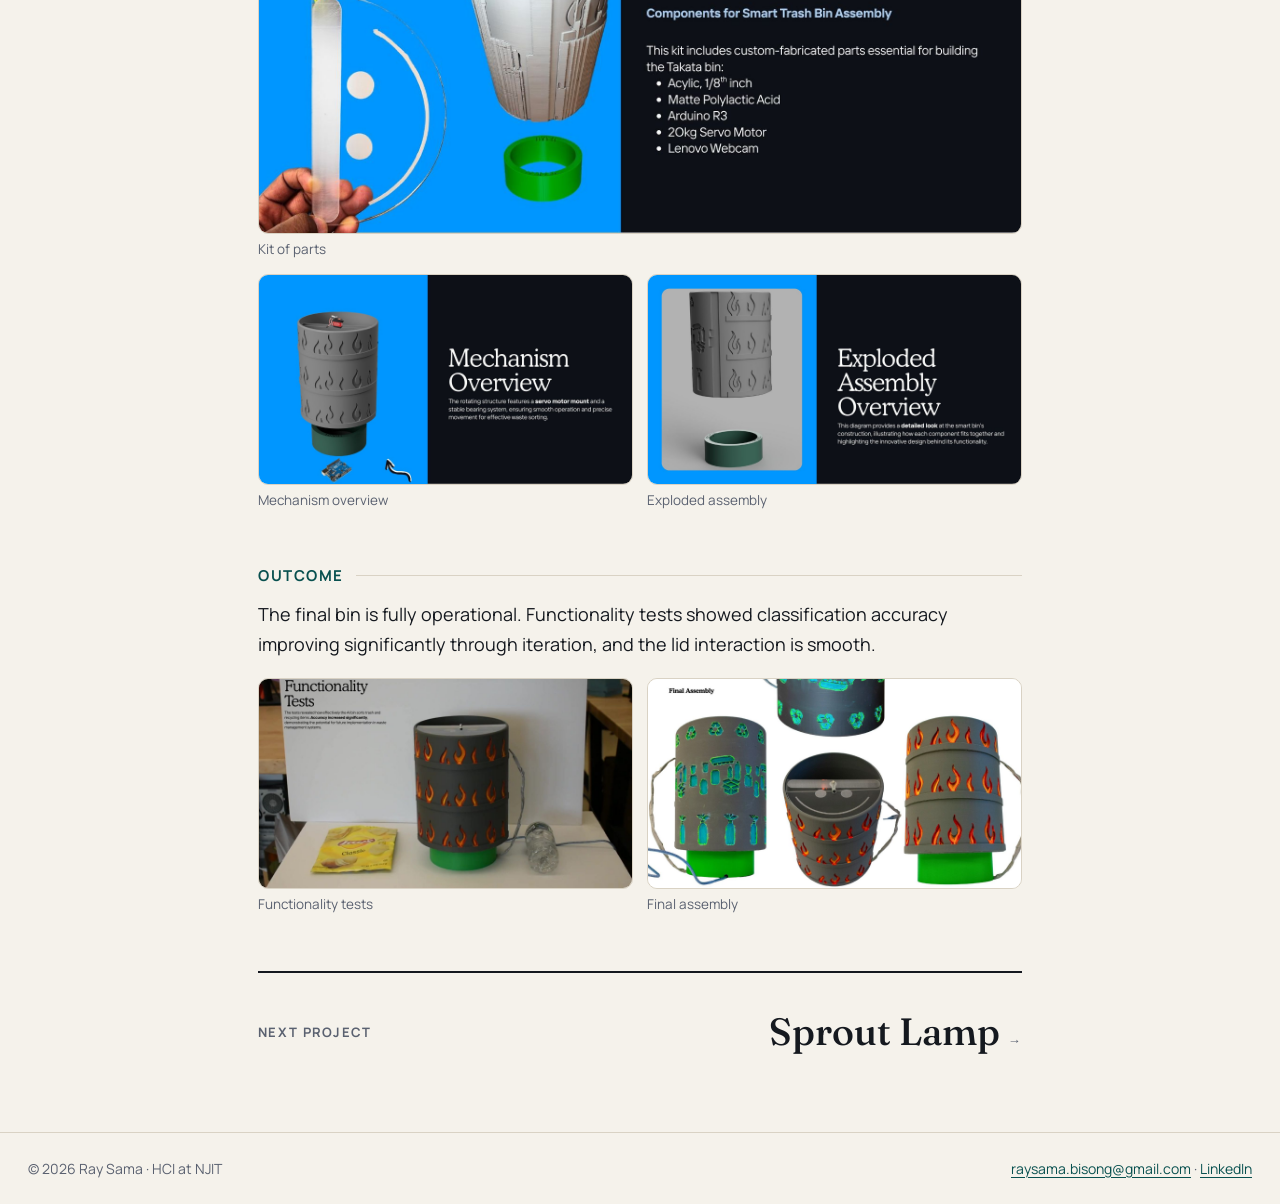
<file: work/takata-sorter-bin.html>
<!DOCTYPE html>
<html lang="en">
<head>
<meta charset="utf-8">
<meta name="viewport" content="width=device-width, initial-scale=1">
<title>Takata AI Sorter Bin | Ray Sama</title>
<meta name="description" content="A bin that uses machine learning to sort trash from recyclables">
<meta property="og:title" content="Takata AI Sorter Bin | Ray Sama">
<meta property="og:description" content="A bin that uses machine learning to sort trash from recyclables">
<meta property="og:type" content="website">
<meta property="og:image" content="https://iamraygb.github.io/assets/img/og.jpg">
<meta name="twitter:card" content="summary_large_image">
<link rel="icon" href="../assets/favicon.svg" type="image/svg+xml">
<link rel="preconnect" href="https://fonts.googleapis.com"><link rel="preconnect" href="https://fonts.gstatic.com" crossorigin><link href="https://fonts.googleapis.com/css2?family=Fraunces:opsz,wght@9..144,400;9..144,500;9..144,600&family=Manrope:wght@400;500;600;700&display=swap" rel="stylesheet">
<link rel="stylesheet" href="../assets/css/site.css">
</head>
<body>
<a class="skip" href="#main">Skip to content</a>
<header class="site-header">
  <a class="wordmark" href="../index.html">Ray Sama</a>
  <nav aria-label="Primary">
    <a href="../index.html#work">Work</a>
    <a href="../index.html#about">About</a>
    <a href="../assets/Ray_Sama_Resume.pdf">R&eacute;sum&eacute;</a>
    <a href="../index.html#contact">Contact</a>
  </nav>
</header>
<main id="main" class="case">
<div class="wrap narrow">
<a class="back" href="../index.html#work">&larr; All work</a>
<p class="eyebrow">Physical computing &middot; Machine learning &middot; Arduino</p>
<h1>Takata AI Sorter Bin</h1>
<p class="case-kicker">A bin that uses machine learning to sort trash from recyclables</p>
<dl class="meta"><div><dt>Context</dt><dd>ID 312 Mechanics and Electronics &middot; IoT AI Machine Design</dd></div><div><dt>Timeline</dt><dd>Fall 2025</dd></div><div><dt>My role</dt><dd>Sole designer and builder</dd></div><div><dt>Tools</dt><dd>Arduino Uno R3, 20 kg servo, webcam, image classification model, 1/8&Prime; acrylic, matte PLA</dd></div></dl>
</div>
<div class="wrap case-hero"><img src="../assets/img/takata-sorter-bin/hero.jpg" width="1800" height="1013" alt="Takata AI Sorter Bin" loading="eager" data-zoom></div>
<div class="wrap narrow">
<section class="block"><h2>The problem</h2><p>Sorting waste correctly takes effort, and people get it wrong. <em>Takata</em> (Swahili for &ldquo;trash&rdquo;) takes that decision off the user: drop something in and the bin decides where it goes.</p></section>
<section class="block"><h2>My role</h2><p>I designed the mechanism, trained the classifier, wired and programmed the electronics, and fabricated the bin.</p></section>
<section class="block"><h2>Process</h2><ol class="steps">
<li class="step"><h3>Teach a model the difference</h3><p>I trained an image classifier on two simple categories, using a plastic bottle for recyclables and a chip bag for trash. Then I refined the classes over several rounds to improve accuracy.</p><div class="figs n2"><figure><img src="../assets/img/takata-sorter-bin/tk-03.jpg" width="1600" height="900" alt="Training samples: recycle vs. trash" loading="lazy" data-zoom><figcaption>Training samples: recycle vs. trash</figcaption></figure><figure><img src="../assets/img/takata-sorter-bin/tk-02.jpg" width="1600" height="900" alt="Concept overview" loading="lazy" data-zoom><figcaption>Concept overview</figcaption></figure></div></li>
<li class="step"><h3>Turn a prediction into motion</h3><p>The classifier&rsquo;s output is sent to the Arduino, which rotates a servo to one angle for trash and another for recyclables. Reaching a reliable &ldquo;180&deg;&rdquo; on the motor took multiple trials.</p><div class="figs n3"><figure><img src="../assets/img/takata-sorter-bin/tk-04.jpg" width="1600" height="900" alt="Rotation logic" loading="lazy" data-zoom><figcaption>Rotation logic</figcaption></figure><figure><img src="../assets/img/takata-sorter-bin/tk-05.jpg" width="1600" height="900" alt="Circuit diagram" loading="lazy" data-zoom><figcaption>Circuit diagram</figcaption></figure><figure><img src="../assets/img/takata-sorter-bin/tk-06.jpg" width="1600" height="900" alt="Arduino code excerpt" loading="lazy" data-zoom><figcaption>Arduino code excerpt</figcaption></figure></div></li>
<li class="step"><h3>Build it so it survives people</h3><p>A servo mount and bearing system keep the rotation smooth. The Arduino sits at the bottom, away from users, and the inner compartments include a rotation track and a lid mechanism.</p><div class="figs n3"><figure><img src="../assets/img/takata-sorter-bin/tk-07.jpg" width="1600" height="900" alt="Kit of parts" loading="lazy" data-zoom><figcaption>Kit of parts</figcaption></figure><figure><img src="../assets/img/takata-sorter-bin/tk-09.jpg" width="1600" height="900" alt="Mechanism overview" loading="lazy" data-zoom><figcaption>Mechanism overview</figcaption></figure><figure><img src="../assets/img/takata-sorter-bin/tk-13.jpg" width="1600" height="900" alt="Exploded assembly" loading="lazy" data-zoom><figcaption>Exploded assembly</figcaption></figure></div></li>
</ol></section>
<section class="block"><h2>Outcome</h2><p>The final bin is fully operational. Functionality tests showed classification accuracy improving significantly through iteration, and the lid interaction is smooth.</p><div class="figs n2"><figure><img src="../assets/img/takata-sorter-bin/tk-11.jpg" width="1600" height="900" alt="Functionality tests" loading="lazy" data-zoom><figcaption>Functionality tests</figcaption></figure><figure><img src="../assets/img/takata-sorter-bin/tk-16.jpg" width="1600" height="900" alt="Final assembly" loading="lazy" data-zoom><figcaption>Final assembly</figcaption></figure></div></section>
<a class="next" href="sprout-lamp.html"><span>Next project</span><strong>Sprout Lamp <span aria-hidden="true">&rarr;</span></strong></a>
</div>
</main>
<footer class="site-footer">
  <p>&copy; 2026 Ray Sama &middot; HCI at NJIT</p>
  <p><a href="mailto:raysama.bisong@gmail.com">raysama.bisong@gmail.com</a> &middot; <a href="https://www.linkedin.com/in/raysama">LinkedIn</a></p>
</footer>
<div class="lightbox" hidden aria-modal="true" role="dialog" aria-label="Image viewer">
  <button class="lb-close" aria-label="Close">&times;</button>
  <button class="lb-prev" aria-label="Previous image">&#8249;</button>
  <figure><img alt=""><figcaption></figcaption></figure>
  <button class="lb-next" aria-label="Next image">&#8250;</button>
</div>
<script src="../assets/js/site.js"></script>
</body>
</html>
</file>
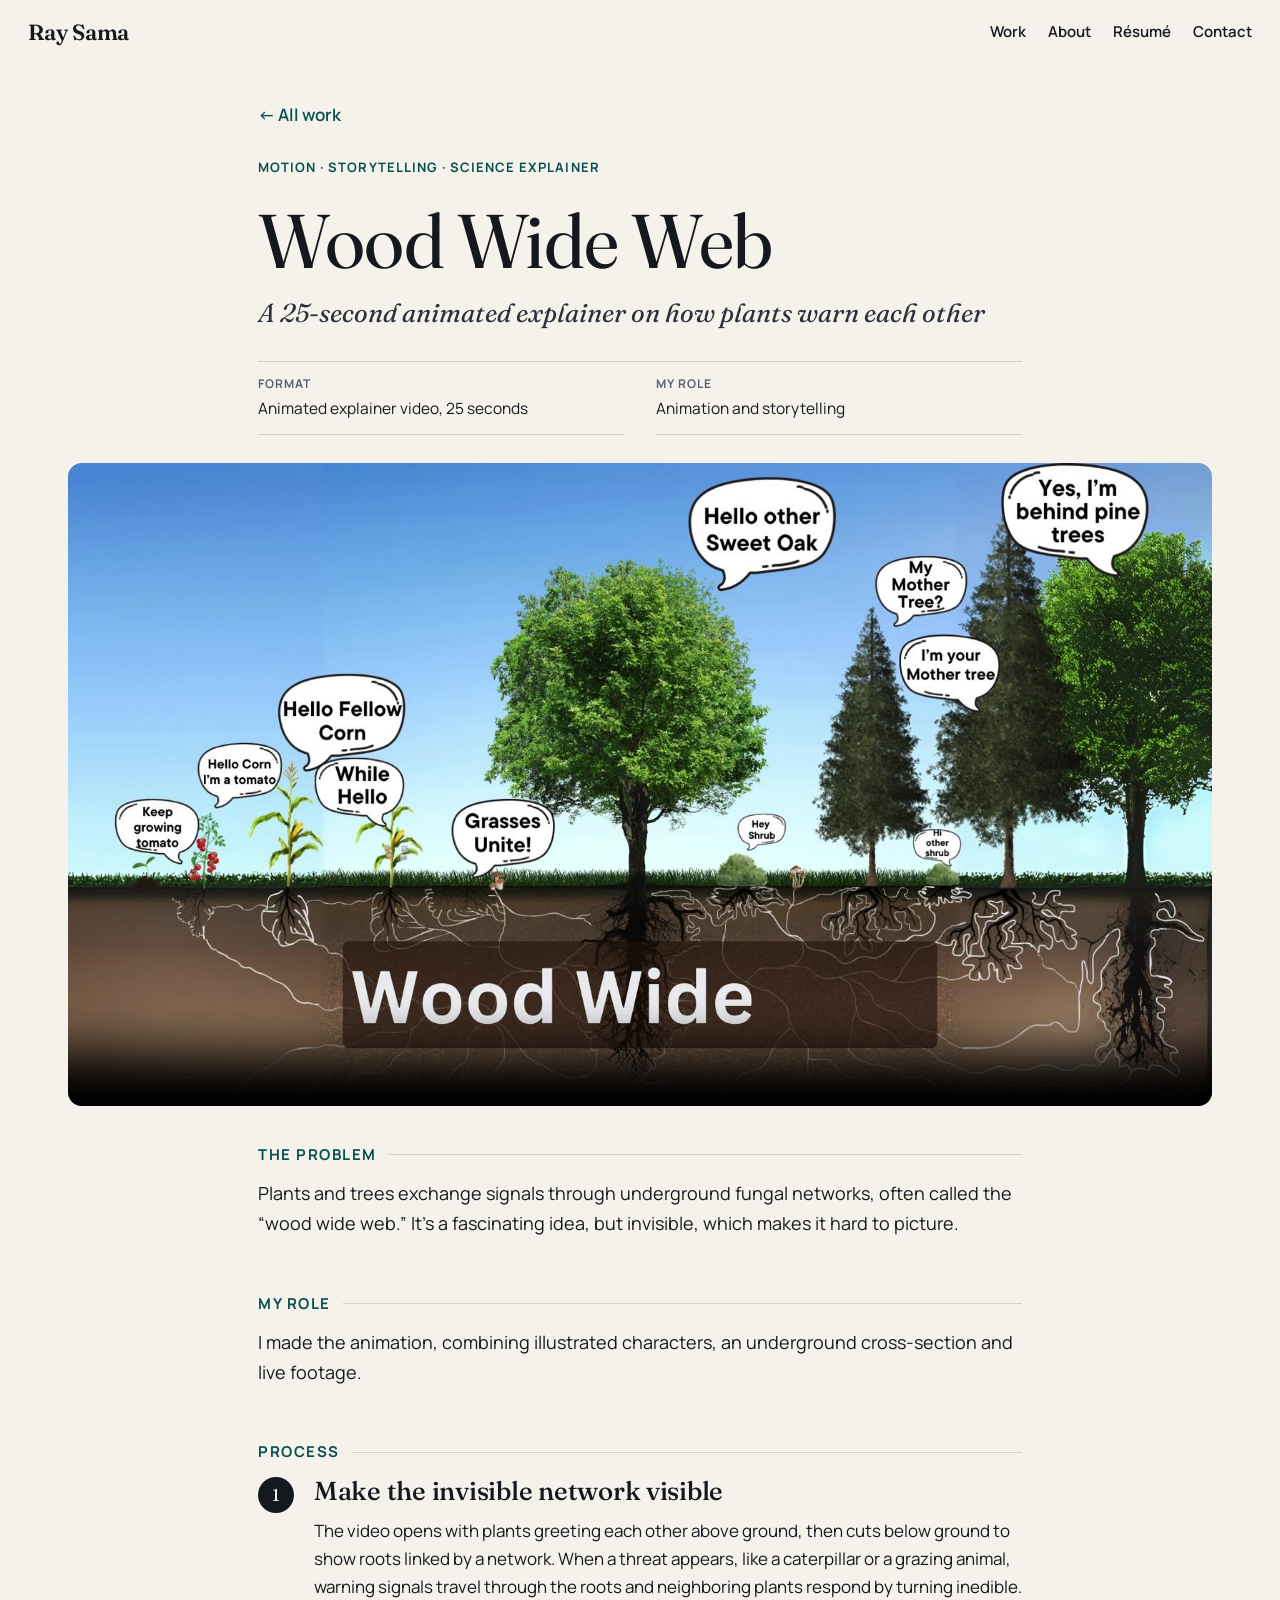
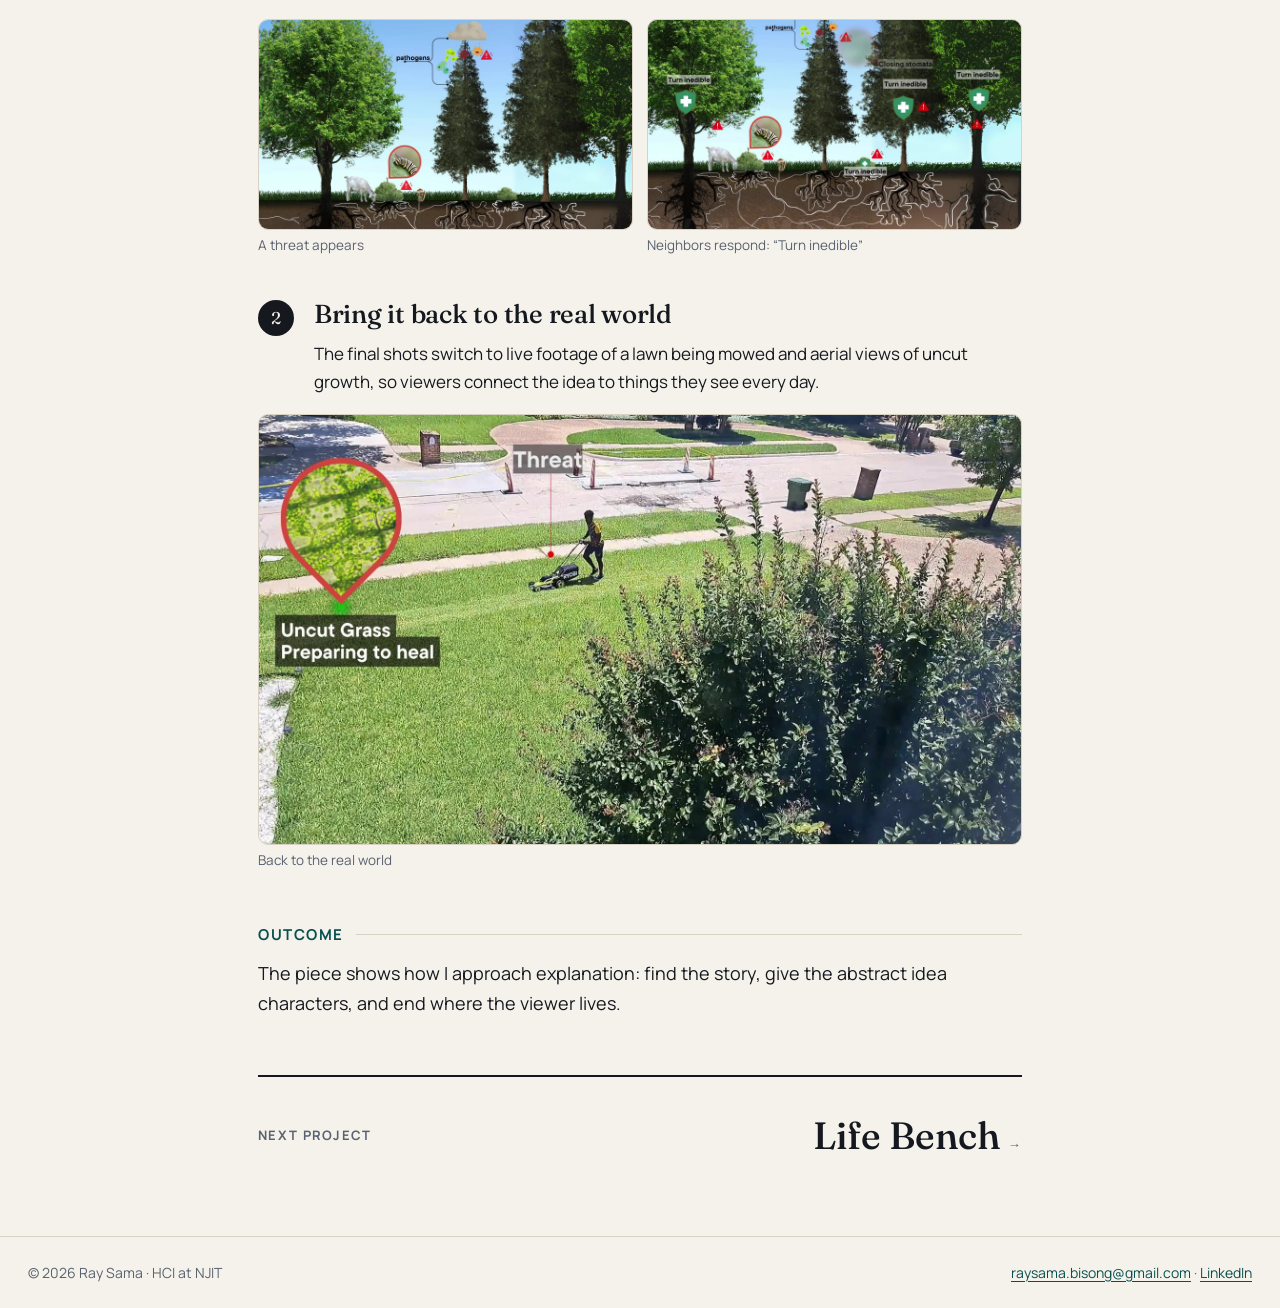
<file: work/wood-wide-web.html>
<!DOCTYPE html>
<html lang="en">
<head>
<meta charset="utf-8">
<meta name="viewport" content="width=device-width, initial-scale=1">
<title>Wood Wide Web | Ray Sama</title>
<meta name="description" content="A 25-second animated explainer on how plants warn each other">
<meta property="og:title" content="Wood Wide Web | Ray Sama">
<meta property="og:description" content="A 25-second animated explainer on how plants warn each other">
<meta property="og:type" content="website">
<meta property="og:image" content="https://iamraygb.github.io/assets/img/og.jpg">
<meta name="twitter:card" content="summary_large_image">
<link rel="icon" href="../assets/favicon.svg" type="image/svg+xml">
<link rel="preconnect" href="https://fonts.googleapis.com"><link rel="preconnect" href="https://fonts.gstatic.com" crossorigin><link href="https://fonts.googleapis.com/css2?family=Fraunces:opsz,wght@9..144,400;9..144,500;9..144,600&family=Manrope:wght@400;500;600;700&display=swap" rel="stylesheet">
<link rel="stylesheet" href="../assets/css/site.css">
</head>
<body>
<a class="skip" href="#main">Skip to content</a>
<header class="site-header">
  <a class="wordmark" href="../index.html">Ray Sama</a>
  <nav aria-label="Primary">
    <a href="../index.html#work">Work</a>
    <a href="../index.html#about">About</a>
    <a href="../assets/Ray_Sama_Resume.pdf">R&eacute;sum&eacute;</a>
    <a href="../index.html#contact">Contact</a>
  </nav>
</header>
<main id="main" class="case">
<div class="wrap narrow">
<a class="back" href="../index.html#work">&larr; All work</a>
<p class="eyebrow">Motion &middot; Storytelling &middot; Science explainer</p>
<h1>Wood Wide Web</h1>
<p class="case-kicker">A 25-second animated explainer on how plants warn each other</p>
<dl class="meta"><div><dt>Format</dt><dd>Animated explainer video, 25 seconds</dd></div><div><dt>My role</dt><dd>Animation and storytelling</dd></div></dl>
</div>
<div class="wrap case-hero"><video controls playsinline preload="metadata" poster="../assets/img/wood-wide-web/poster.jpg" src="../assets/video/wood-wide-web.mp4">Your browser can&rsquo;t play this video.</video></div>
<div class="wrap narrow">
<section class="block"><h2>The problem</h2><p>Plants and trees exchange signals through underground fungal networks, often called the &ldquo;wood wide web.&rdquo; It&rsquo;s a fascinating idea, but invisible, which makes it hard to picture.</p></section>
<section class="block"><h2>My role</h2><p>I made the animation, combining illustrated characters, an underground cross-section and live footage.</p></section>
<section class="block"><h2>Process</h2><ol class="steps">
<li class="step"><h3>Make the invisible network visible</h3><p>The video opens with plants greeting each other above ground, then cuts below ground to show roots linked by a network. When a threat appears, like a caterpillar or a grazing animal, warning signals travel through the roots and neighboring plants respond by turning inedible.</p><div class="figs n2"><figure><img src="../assets/img/wood-wide-web/www-02.jpg" width="1600" height="900" alt="A threat appears" loading="lazy" data-zoom><figcaption>A threat appears</figcaption></figure><figure><img src="../assets/img/wood-wide-web/www-03.jpg" width="1600" height="900" alt="Neighbors respond: “Turn inedible”" loading="lazy" data-zoom><figcaption>Neighbors respond: &ldquo;Turn inedible&rdquo;</figcaption></figure></div></li>
<li class="step"><h3>Bring it back to the real world</h3><p>The final shots switch to live footage of a lawn being mowed and aerial views of uncut growth, so viewers connect the idea to things they see every day.</p><div class="figs n1"><figure><img src="../assets/img/wood-wide-web/www-04.jpg" width="1600" height="900" alt="Back to the real world" loading="lazy" data-zoom><figcaption>Back to the real world</figcaption></figure></div></li>
</ol></section>
<section class="block"><h2>Outcome</h2><p>The piece shows how I approach explanation: find the story, give the abstract idea characters, and end where the viewer lives.</p></section>
<a class="next" href="life-bench.html"><span>Next project</span><strong>Life Bench <span aria-hidden="true">&rarr;</span></strong></a>
</div>
</main>
<footer class="site-footer">
  <p>&copy; 2026 Ray Sama &middot; HCI at NJIT</p>
  <p><a href="mailto:raysama.bisong@gmail.com">raysama.bisong@gmail.com</a> &middot; <a href="https://www.linkedin.com/in/raysama">LinkedIn</a></p>
</footer>
<div class="lightbox" hidden aria-modal="true" role="dialog" aria-label="Image viewer">
  <button class="lb-close" aria-label="Close">&times;</button>
  <button class="lb-prev" aria-label="Previous image">&#8249;</button>
  <figure><img alt=""><figcaption></figcaption></figure>
  <button class="lb-next" aria-label="Next image">&#8250;</button>
</div>
<script src="../assets/js/site.js"></script>
</body>
</html>
</file>
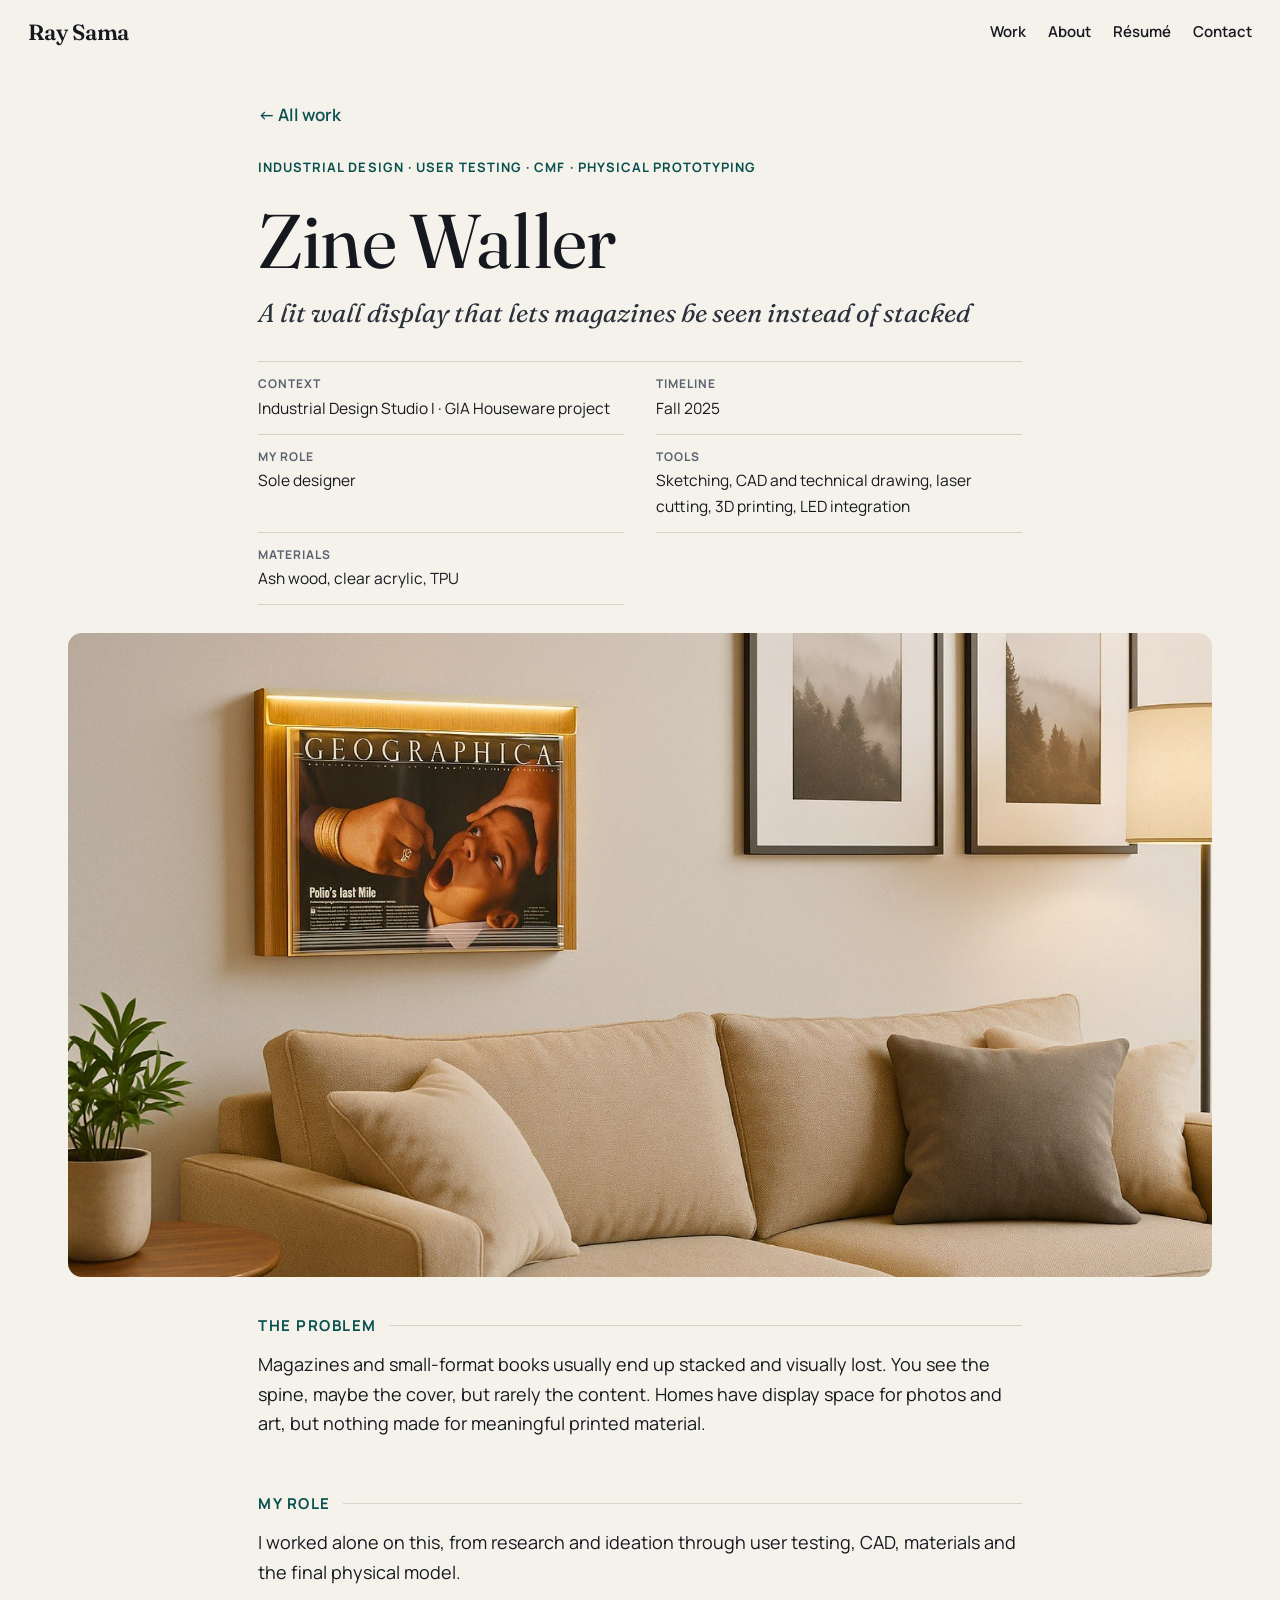
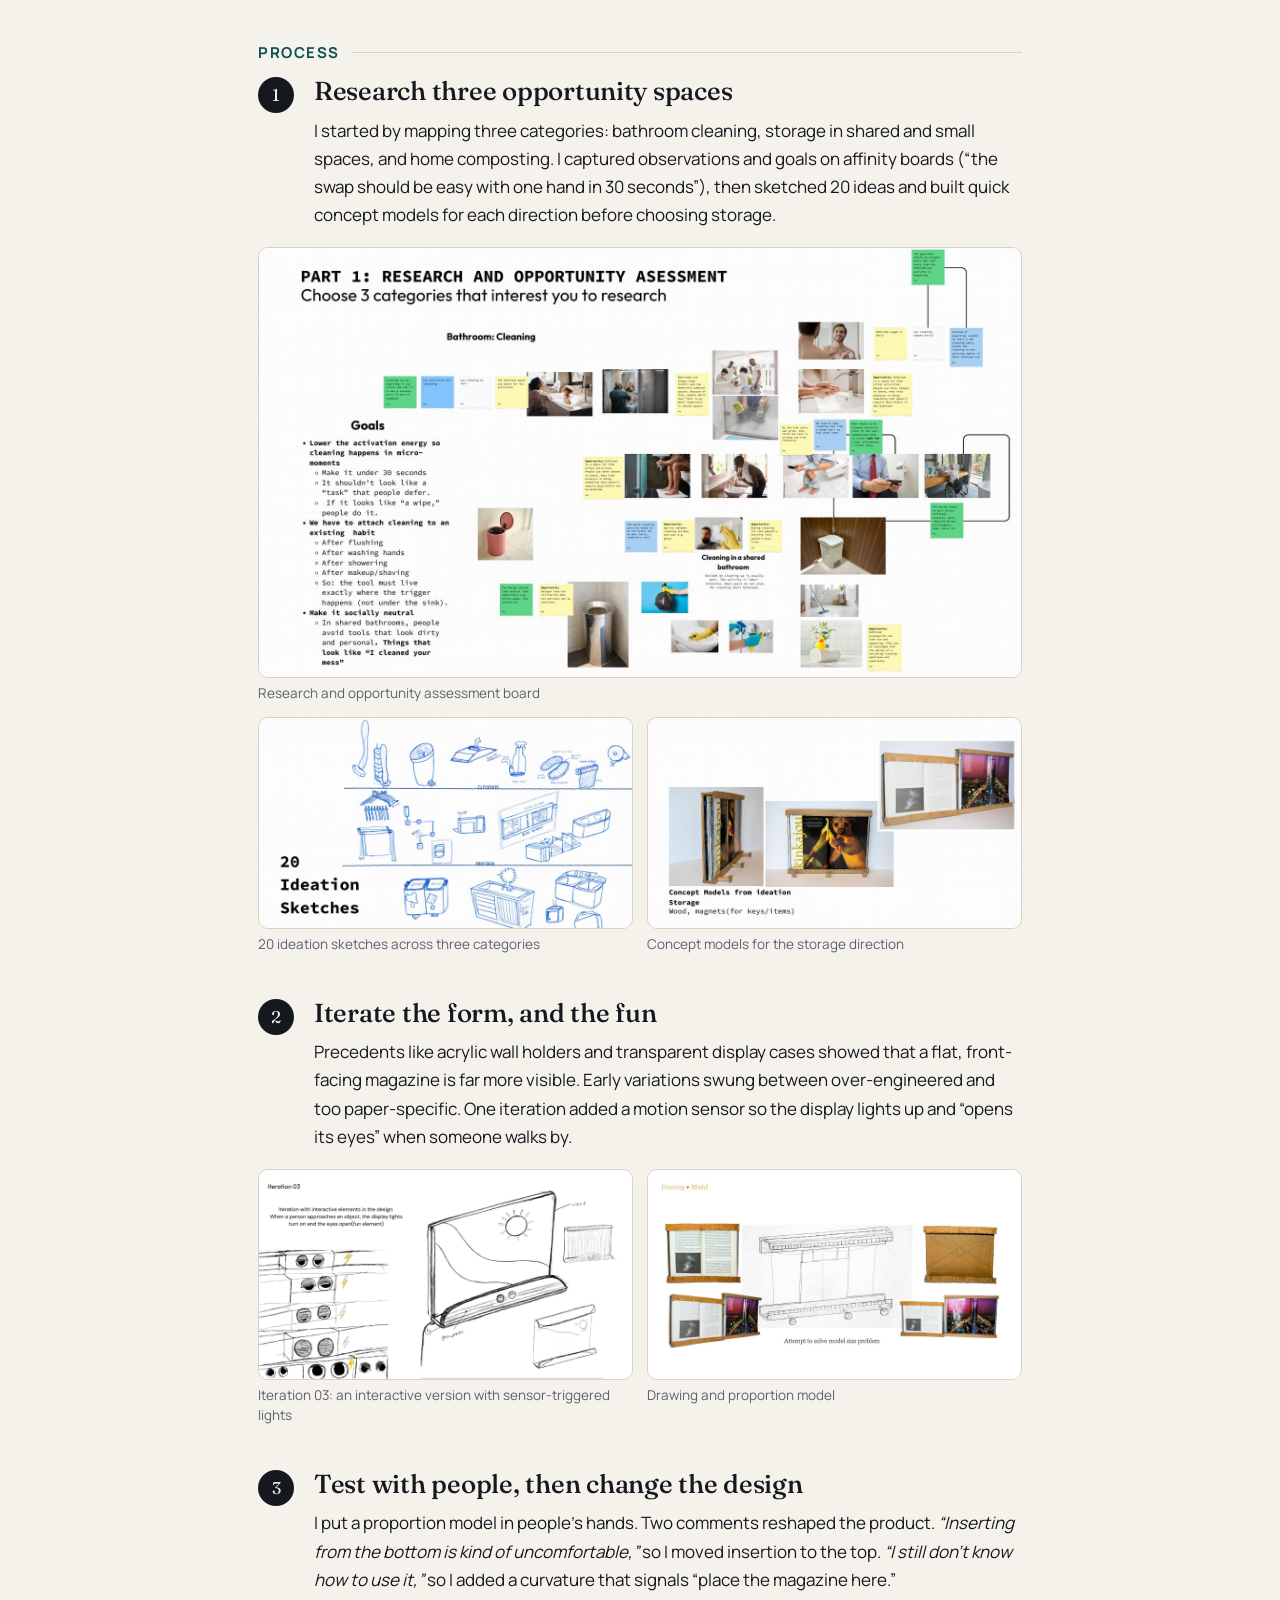
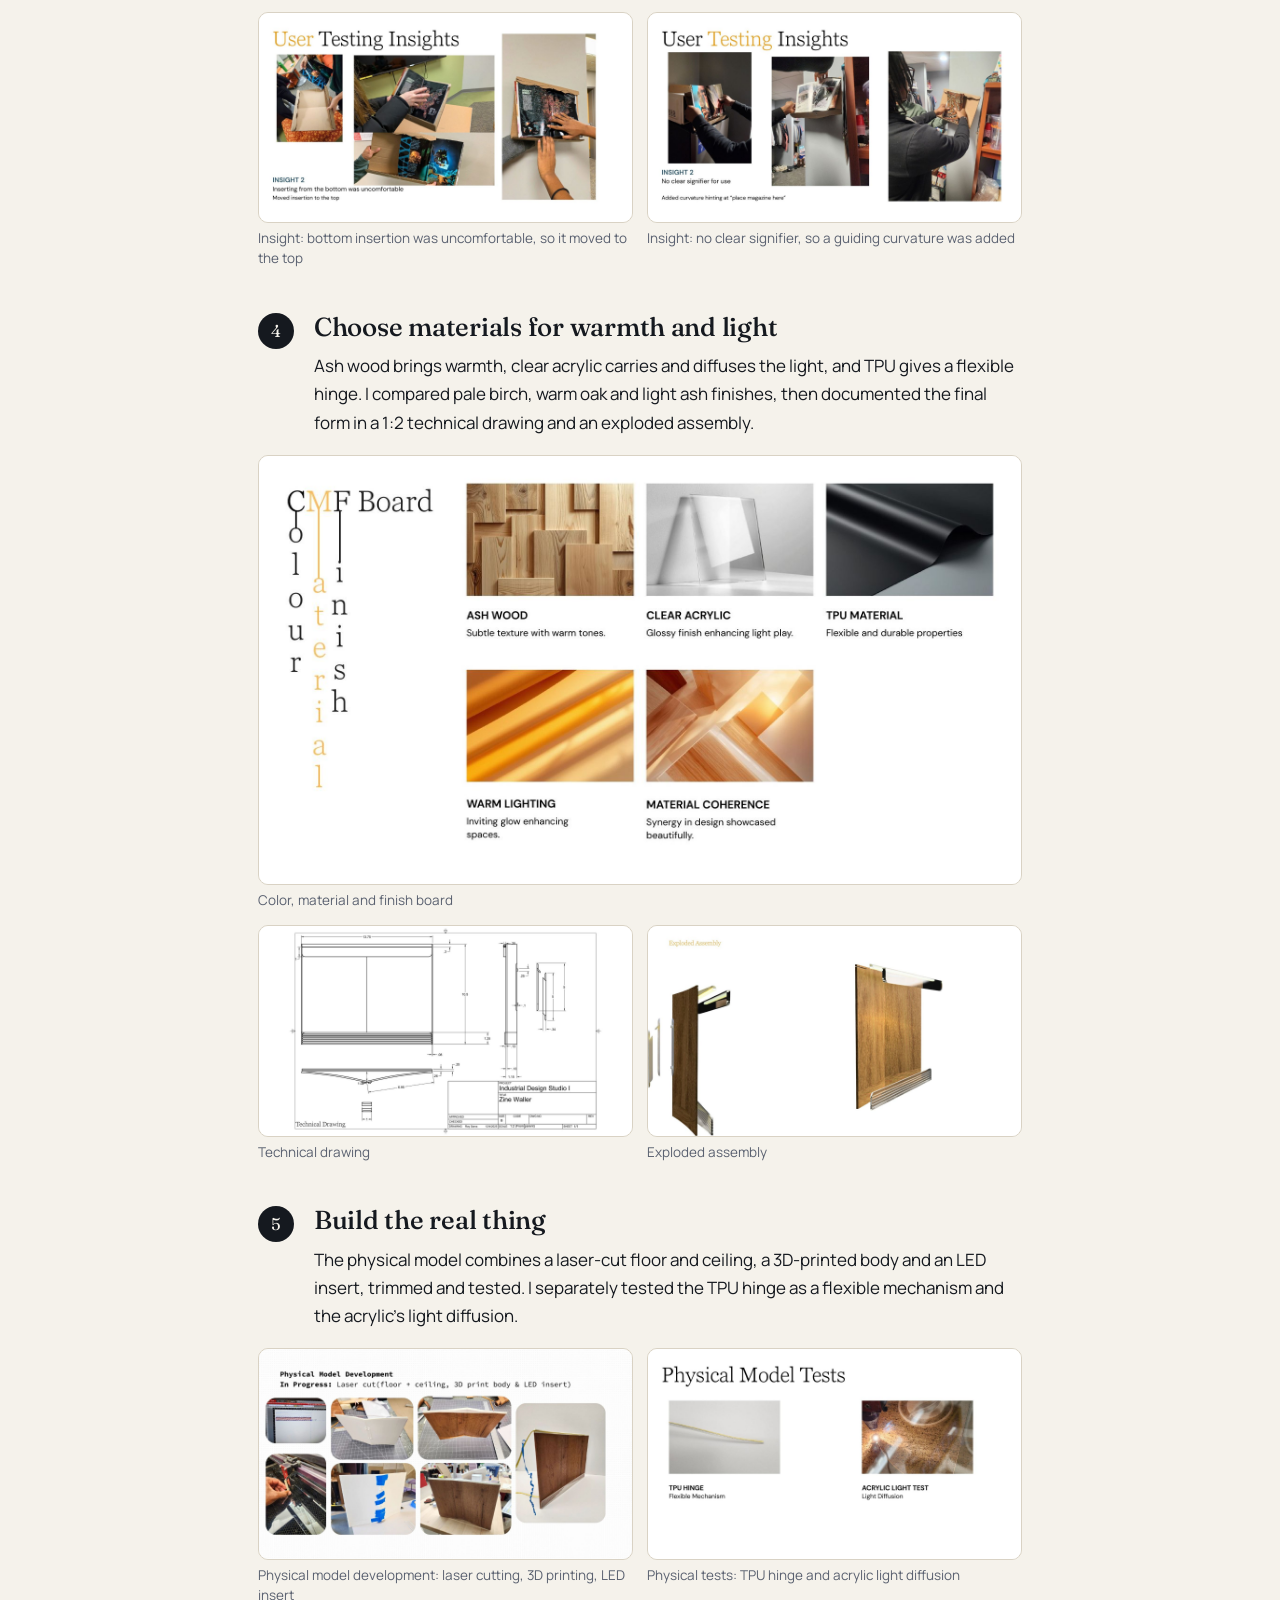
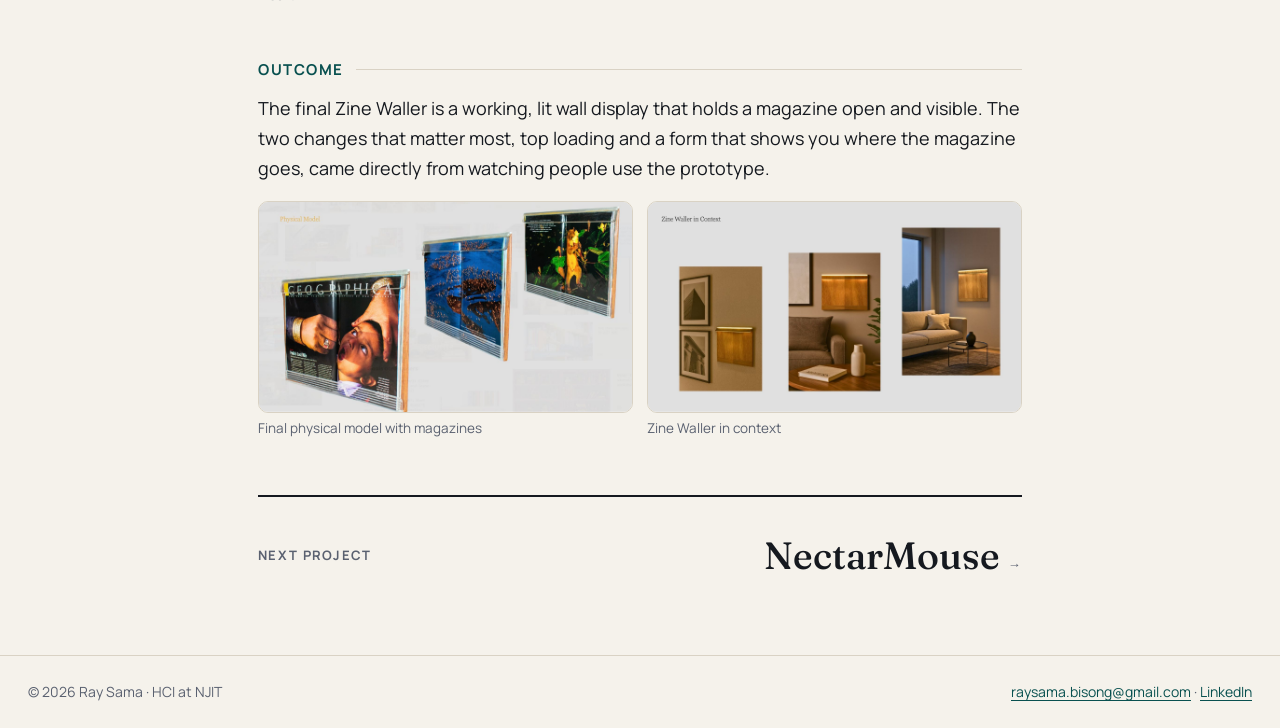
<file: work/zine-waller.html>
<!DOCTYPE html>
<html lang="en">
<head>
<meta charset="utf-8">
<meta name="viewport" content="width=device-width, initial-scale=1">
<title>Zine Waller | Ray Sama</title>
<meta name="description" content="A lit wall display that lets magazines be seen instead of stacked">
<meta property="og:title" content="Zine Waller | Ray Sama">
<meta property="og:description" content="A lit wall display that lets magazines be seen instead of stacked">
<meta property="og:type" content="website">
<meta property="og:image" content="https://iamraygb.github.io/assets/img/og.jpg">
<meta name="twitter:card" content="summary_large_image">
<link rel="icon" href="../assets/favicon.svg" type="image/svg+xml">
<link rel="preconnect" href="https://fonts.googleapis.com"><link rel="preconnect" href="https://fonts.gstatic.com" crossorigin><link href="https://fonts.googleapis.com/css2?family=Fraunces:opsz,wght@9..144,400;9..144,500;9..144,600&family=Manrope:wght@400;500;600;700&display=swap" rel="stylesheet">
<link rel="stylesheet" href="../assets/css/site.css">
</head>
<body>
<a class="skip" href="#main">Skip to content</a>
<header class="site-header">
  <a class="wordmark" href="../index.html">Ray Sama</a>
  <nav aria-label="Primary">
    <a href="../index.html#work">Work</a>
    <a href="../index.html#about">About</a>
    <a href="../assets/Ray_Sama_Resume.pdf">R&eacute;sum&eacute;</a>
    <a href="../index.html#contact">Contact</a>
  </nav>
</header>
<main id="main" class="case">
<div class="wrap narrow">
<a class="back" href="../index.html#work">&larr; All work</a>
<p class="eyebrow">Industrial design &middot; User testing &middot; CMF &middot; Physical prototyping</p>
<h1>Zine Waller</h1>
<p class="case-kicker">A lit wall display that lets magazines be seen instead of stacked</p>
<dl class="meta"><div><dt>Context</dt><dd>Industrial Design Studio I &middot; GIA Houseware project</dd></div><div><dt>Timeline</dt><dd>Fall 2025</dd></div><div><dt>My role</dt><dd>Sole designer</dd></div><div><dt>Tools</dt><dd>Sketching, CAD and technical drawing, laser cutting, 3D printing, LED integration</dd></div><div><dt>Materials</dt><dd>Ash wood, clear acrylic, TPU</dd></div></dl>
</div>
<div class="wrap case-hero"><img src="../assets/img/zine-waller/hero.jpg" width="1800" height="1013" alt="Zine Waller" loading="eager" data-zoom></div>
<div class="wrap narrow">
<section class="block"><h2>The problem</h2><p>Magazines and small-format books usually end up stacked and visually lost. You see the spine, maybe the cover, but rarely the content. Homes have display space for photos and art, but nothing made for meaningful printed material.</p></section>
<section class="block"><h2>My role</h2><p>I worked alone on this, from research and ideation through user testing, CAD, materials and the final physical model.</p></section>
<section class="block"><h2>Process</h2><ol class="steps">
<li class="step"><h3>Research three opportunity spaces</h3><p>I started by mapping three categories: bathroom cleaning, storage in shared and small spaces, and home composting. I captured observations and goals on affinity boards (&ldquo;the swap should be easy with one hand in 30 seconds&rdquo;), then sketched 20 ideas and built quick concept models for each direction before choosing storage.</p><div class="figs n3"><figure><img src="../assets/img/zine-waller/zp-02.jpg" width="1600" height="900" alt="Research and opportunity assessment board" loading="lazy" data-zoom><figcaption>Research and opportunity assessment board</figcaption></figure><figure><img src="../assets/img/zine-waller/zp-05.jpg" width="1600" height="900" alt="20 ideation sketches across three categories" loading="lazy" data-zoom><figcaption>20 ideation sketches across three categories</figcaption></figure><figure><img src="../assets/img/zine-waller/zp-09.jpg" width="1600" height="900" alt="Concept models for the storage direction" loading="lazy" data-zoom><figcaption>Concept models for the storage direction</figcaption></figure></div></li>
<li class="step"><h3>Iterate the form, and the fun</h3><p>Precedents like acrylic wall holders and transparent display cases showed that a flat, front-facing magazine is far more visible. Early variations swung between over-engineered and too paper-specific. One iteration added a motion sensor so the display lights up and &ldquo;opens its eyes&rdquo; when someone walks by.</p><div class="figs n2"><figure><img src="../assets/img/zine-waller/zp-18.jpg" width="1600" height="900" alt="Iteration 03: an interactive version with sensor-triggered lights" loading="lazy" data-zoom><figcaption>Iteration 03: an interactive version with sensor-triggered lights</figcaption></figure><figure><img src="../assets/img/zine-waller/zf-09.jpg" width="1600" height="900" alt="Drawing and proportion model" loading="lazy" data-zoom><figcaption>Drawing and proportion model</figcaption></figure></div></li>
<li class="step"><h3>Test with people, then change the design</h3><p>I put a proportion model in people&rsquo;s hands. Two comments reshaped the product. <em>&ldquo;Inserting from the bottom is kind of uncomfortable,&rdquo;</em> so I moved insertion to the top. <em>&ldquo;I still don&rsquo;t know how to use it,&rdquo;</em> so I added a curvature that signals &ldquo;place the magazine here.&rdquo;</p><div class="figs n2"><figure><img src="../assets/img/zine-waller/zf-11.jpg" width="1600" height="900" alt="Insight: bottom insertion was uncomfortable, so it moved to the top" loading="lazy" data-zoom><figcaption>Insight: bottom insertion was uncomfortable, so it moved to the top</figcaption></figure><figure><img src="../assets/img/zine-waller/zf-12.jpg" width="1600" height="900" alt="Insight: no clear signifier, so a guiding curvature was added" loading="lazy" data-zoom><figcaption>Insight: no clear signifier, so a guiding curvature was added</figcaption></figure></div></li>
<li class="step"><h3>Choose materials for warmth and light</h3><p>Ash wood brings warmth, clear acrylic carries and diffuses the light, and TPU gives a flexible hinge. I compared pale birch, warm oak and light ash finishes, then documented the final form in a 1:2 technical drawing and an exploded assembly.</p><div class="figs n3"><figure><img src="../assets/img/zine-waller/zf-13.jpg" width="1600" height="900" alt="Color, material and finish board" loading="lazy" data-zoom><figcaption>Color, material and finish board</figcaption></figure><figure><img src="../assets/img/zine-waller/zf-15.jpg" width="1600" height="900" alt="Technical drawing" loading="lazy" data-zoom><figcaption>Technical drawing</figcaption></figure><figure><img src="../assets/img/zine-waller/zf-17.jpg" width="1600" height="900" alt="Exploded assembly" loading="lazy" data-zoom><figcaption>Exploded assembly</figcaption></figure></div></li>
<li class="step"><h3>Build the real thing</h3><p>The physical model combines a laser-cut floor and ceiling, a 3D-printed body and an LED insert, trimmed and tested. I separately tested the TPU hinge as a flexible mechanism and the acrylic&rsquo;s light diffusion.</p><div class="figs n2"><figure><img src="../assets/img/zine-waller/zp-29.jpg" width="1600" height="900" alt="Physical model development: laser cutting, 3D printing, LED insert" loading="lazy" data-zoom><figcaption>Physical model development: laser cutting, 3D printing, LED insert</figcaption></figure><figure><img src="../assets/img/zine-waller/zf-24.jpg" width="1600" height="900" alt="Physical tests: TPU hinge and acrylic light diffusion" loading="lazy" data-zoom><figcaption>Physical tests: TPU hinge and acrylic light diffusion</figcaption></figure></div></li>
</ol></section>
<section class="block"><h2>Outcome</h2><p>The final Zine Waller is a working, lit wall display that holds a magazine open and visible. The two changes that matter most, top loading and a form that shows you where the magazine goes, came directly from watching people use the prototype.</p><div class="figs n2"><figure><img src="../assets/img/zine-waller/zf-16.jpg" width="1600" height="900" alt="Final physical model with magazines" loading="lazy" data-zoom><figcaption>Final physical model with magazines</figcaption></figure><figure><img src="../assets/img/zine-waller/zf-21.jpg" width="1600" height="900" alt="Zine Waller in context" loading="lazy" data-zoom><figcaption>Zine Waller in context</figcaption></figure></div></section>
<a class="next" href="nectarmouse.html"><span>Next project</span><strong>NectarMouse <span aria-hidden="true">&rarr;</span></strong></a>
</div>
</main>
<footer class="site-footer">
  <p>&copy; 2026 Ray Sama &middot; HCI at NJIT</p>
  <p><a href="mailto:raysama.bisong@gmail.com">raysama.bisong@gmail.com</a> &middot; <a href="https://www.linkedin.com/in/raysama">LinkedIn</a></p>
</footer>
<div class="lightbox" hidden aria-modal="true" role="dialog" aria-label="Image viewer">
  <button class="lb-close" aria-label="Close">&times;</button>
  <button class="lb-prev" aria-label="Previous image">&#8249;</button>
  <figure><img alt=""><figcaption></figcaption></figure>
  <button class="lb-next" aria-label="Next image">&#8250;</button>
</div>
<script src="../assets/js/site.js"></script>
</body>
</html>
</file>
<file: assets/css/site.css>
/* Ray Sama portfolio */
:root{
  --paper:#F5F2EB;
  --paper-2:#ECE7DC;
  --ink:#15191F;
  --muted:#5A6170;
  --line:#D9D2C4;
  --accent:#0B6B6B;
  --accent-ink:#08504F;
  --amber:#E3A13A;
  --card:#FFFFFF;
  --radius:14px;
  --serif:"Fraunces", Georgia, "Times New Roman", serif;
  --sans:"Manrope", system-ui, -apple-system, "Segoe UI", sans-serif;
  --max:1200px;
}
*{box-sizing:border-box}
html{scroll-behavior:smooth}
@media (prefers-reduced-motion:reduce){html{scroll-behavior:auto}*{transition:none!important;animation:none!important}}
body{margin:0;background:var(--paper);color:var(--ink);font-family:var(--sans);font-size:17px;line-height:1.65;-webkit-font-smoothing:antialiased}
img,video,svg{max-width:100%;display:block}
a{color:var(--accent-ink);text-decoration-thickness:1px;text-underline-offset:3px}
a:hover{color:var(--accent)}
:focus-visible{outline:3px solid var(--amber);outline-offset:3px;border-radius:4px}
h1,h2,h3{font-family:var(--serif);font-weight:500;line-height:1.15;letter-spacing:-.01em;margin:0}
p{margin:0 0 1em}
.wrap{max-width:var(--max);margin:0 auto;padding:0 28px}
.narrow{max-width:820px}
.skip{position:absolute;left:-999px;top:8px;background:var(--ink);color:#fff;padding:8px 12px;border-radius:8px;z-index:100}
.skip:focus{left:8px}

/* header */
.site-header{position:sticky;top:0;z-index:20;display:flex;justify-content:space-between;align-items:center;gap:16px;padding:14px 28px;background:color-mix(in srgb,var(--paper) 88%,transparent);backdrop-filter:blur(10px);-webkit-backdrop-filter:blur(10px);border-bottom:1px solid transparent}
.site-header.scrolled{border-bottom-color:var(--line)}
.wordmark{font-family:var(--serif);font-size:22px;font-weight:600;color:var(--ink);text-decoration:none;letter-spacing:-.01em}
.site-header nav{display:flex;gap:22px;flex-wrap:wrap}
.site-header nav a{color:var(--ink);text-decoration:none;font-weight:600;font-size:15px}
.site-header nav a:hover{color:var(--accent)}

/* buttons */
.btn{display:inline-flex;align-items:center;gap:8px;padding:12px 20px;border-radius:999px;border:1.5px solid var(--ink);color:var(--ink);text-decoration:none;font-weight:600;font-size:15px;transition:background .2s,color .2s,transform .2s}
.btn:hover{background:var(--ink);color:var(--paper);transform:translateY(-1px)}
.btn.primary{background:var(--accent);border-color:var(--accent);color:#fff}
.btn.primary:hover{background:var(--accent-ink);border-color:var(--accent-ink);color:#fff}
.btn.ghost{border-color:transparent;text-decoration:underline;text-underline-offset:4px;padding-left:6px;padding-right:6px}
.btn.ghost:hover{background:none;color:var(--accent)}

/* hero */
.hero{display:grid;grid-template-columns:1.35fr .9fr;gap:64px;align-items:center;padding-top:64px;padding-bottom:56px}
.eyebrow{font-size:13px;font-weight:700;letter-spacing:.08em;text-transform:uppercase;color:var(--accent-ink);margin-bottom:18px}
.hero h1{font-size:clamp(40px,5.6vw,72px);font-weight:400}
.hero h1 em{font-style:italic;color:var(--accent)}
.lede{font-size:19px;color:#2B313B;max-width:36em;margin-top:24px}
.cta{display:flex;flex-wrap:wrap;gap:12px;margin-top:28px;align-items:center}
.hero-photo{margin:0;position:relative}
.hero-photo::before{content:"";position:absolute;inset:18px -18px -18px 18px;background:var(--accent);border-radius:var(--radius);opacity:.9}
.hero-photo img{position:relative;border-radius:var(--radius);width:100%;height:auto;aspect-ratio:4/5;object-fit:cover;background:#fff}

/* highlights */
.highlights{display:grid;grid-template-columns:repeat(3,1fr);gap:0;padding-top:24px;padding-bottom:24px}
.hl{padding:26px 28px 22px;border-top:2px solid var(--ink)}
.hl+.hl{border-left:1px solid var(--line)}
.hl-label{font-size:12px;font-weight:700;letter-spacing:.1em;text-transform:uppercase;color:var(--muted)}
.hl-title{font-size:24px;margin:8px 0 8px}
.hl p{color:var(--muted);font-size:15px;margin:0}

/* section heads */
.section-head{display:flex;justify-content:space-between;align-items:baseline;gap:20px;border-bottom:1px solid var(--line);padding-bottom:14px;margin-bottom:36px}
.section-head h2{font-size:clamp(30px,3.4vw,44px)}
.section-head p{color:var(--muted);margin:0}
.work{padding-top:72px}

/* featured */
.feature{display:grid;grid-template-columns:1.25fr 1fr;gap:48px;align-items:center;margin-bottom:84px}
.feature.flip .feature-media{order:2}
.feature-media{display:block;border-radius:var(--radius);overflow:hidden;background:var(--paper-2);aspect-ratio:16/10;box-shadow:0 1px 0 var(--line)}
.feature-media img,.feature-media svg{width:100%;height:100%;object-fit:cover;transition:transform .5s ease}
.feature-media:hover img,.feature-media:hover svg{transform:scale(1.03)}
.num{font-family:var(--serif);font-size:15px;color:var(--accent);font-weight:600}
.feature h3{font-size:clamp(32px,3.4vw,46px);margin:6px 0 10px}
.feature h3 a{color:var(--ink);text-decoration:none}
.feature h3 a:hover{color:var(--accent)}
.feature-kicker{font-family:var(--serif);font-style:italic;font-size:20px;line-height:1.4;color:#2B313B}
.feature-body>p:not(.feature-kicker){color:var(--muted)}
.tags{list-style:none;padding:0;margin:14px 0 18px;display:flex;flex-wrap:wrap;gap:8px}
.tags li{font-size:12.5px;font-weight:600;padding:4px 10px;border-radius:999px;background:var(--paper-2);color:#3A404B}
.more{font-weight:700;text-decoration:none}
.more:hover span{margin-left:4px}
.more span{transition:margin .2s}

/* grid */
.more-work{padding-top:24px;padding-bottom:40px}
.grid{display:grid;grid-template-columns:repeat(4,1fr);gap:22px}
.card{display:flex;flex-direction:column;background:var(--card);border-radius:var(--radius);overflow:hidden;text-decoration:none;color:var(--ink);border:1px solid var(--line);transition:transform .25s,box-shadow .25s}
.card:hover{transform:translateY(-3px);box-shadow:0 14px 30px -18px rgba(20,25,31,.35);color:var(--ink)}
.card-media{aspect-ratio:4/3;overflow:hidden;background:var(--paper-2)}
.card-media img,.card-media svg{width:100%;height:100%;object-fit:cover}
.card-body{padding:16px 18px 6px}
.card h3{font-size:22px;margin-bottom:6px}
.card p{font-size:14.5px;color:var(--muted);line-height:1.55;margin:0}
.card .tags{margin:12px 0 10px}
.card .tags li{font-size:11.5px}

/* about */
.about{display:grid;grid-template-columns:1.3fr 1fr;gap:64px;padding-top:80px;padding-bottom:40px;border-top:1px solid var(--line);margin-top:40px}
.about h2{font-size:clamp(30px,3.4vw,44px);margin-bottom:20px}
.about h3{font-size:22px;margin:28px 0 12px}
.open{background:var(--card);border-left:4px solid var(--accent);padding:12px 16px;border-radius:0 10px 10px 0}
.exp{list-style:none;padding:0;margin:0}
.exp li{display:flex;justify-content:space-between;gap:16px;padding:10px 0;border-bottom:1px solid var(--line);font-size:15px}
.exp li span:last-child{color:var(--muted);white-space:nowrap}
.skills{background:var(--card);border:1px solid var(--line);border-radius:var(--radius);padding:8px 26px 18px;align-self:start}
.skills dl{margin:0}
.skills dt{font-weight:700;font-size:13px;letter-spacing:.06em;text-transform:uppercase;color:var(--accent-ink);margin-top:16px}
.skills dd{margin:4px 0 0;color:#2B313B;font-size:15px}

/* contact */
.contact{padding-top:72px;padding-bottom:88px;text-align:center}
.contact h2{font-size:clamp(40px,5vw,64px);margin-bottom:12px}
.contact p{color:var(--muted)}
.contact .big{font-family:var(--serif);font-size:clamp(22px,3vw,34px);color:var(--accent-ink)}
.contact-row{display:flex;justify-content:center;gap:24px;flex-wrap:wrap;font-weight:600}

/* footer */
.site-footer{display:flex;justify-content:space-between;flex-wrap:wrap;gap:12px;padding:24px 28px;border-top:1px solid var(--line);font-size:14px;color:var(--muted)}
.site-footer p{margin:0}

/* case study */
.case{padding-top:36px;padding-bottom:40px}
.back{display:inline-block;font-weight:600;text-decoration:none;margin-bottom:28px}
.case h1{font-size:clamp(44px,6vw,76px);font-weight:400}
.case-kicker{font-family:var(--serif);font-style:italic;font-size:clamp(20px,2.2vw,26px);line-height:1.35;color:#2B313B;margin:12px 0 30px}
.meta{display:grid;grid-template-columns:repeat(2,1fr);gap:0 32px;margin:0 0 28px;border-top:1px solid var(--line)}
.meta div{padding:12px 0;border-bottom:1px solid var(--line)}
.meta dt{font-size:12px;font-weight:700;letter-spacing:.08em;text-transform:uppercase;color:var(--muted)}
.meta dd{margin:2px 0 0;font-size:15.5px}
.case-hero{margin:20px auto 40px}
.case-hero img,.case-hero video{width:100%;height:auto;border-radius:var(--radius);background:var(--paper-2)}
.case-hero.art svg{width:100%;height:auto;aspect-ratio:16/9;border-radius:var(--radius)}
.case-hero img{cursor:zoom-in}
.stats{list-style:none;padding:0;margin:0 0 48px;display:grid;grid-template-columns:repeat(3,1fr);gap:16px}
.stats li{background:var(--card);border:1px solid var(--line);border-radius:12px;padding:18px 18px 14px}
.stats strong{display:block;font-family:var(--serif);font-weight:500;font-size:32px;line-height:1.1;color:var(--accent-ink)}
.stats span{font-size:14px;color:var(--muted)}
.block{margin-bottom:56px}
.block>h2{font-size:15px;font-family:var(--sans);font-weight:700;letter-spacing:.1em;text-transform:uppercase;color:var(--accent-ink);margin-bottom:16px;display:flex;align-items:center;gap:12px}
.block>h2::after{content:"";flex:1;height:1px;background:var(--line)}
.block>p{font-size:18px}
.steps{list-style:none;padding:0;margin:0;counter-reset:step}
.step{counter-increment:step;position:relative;padding-left:56px;margin-bottom:44px}
.step::before{content:counter(step);position:absolute;left:0;top:0;width:36px;height:36px;border-radius:50%;background:var(--ink);color:var(--paper);font-family:var(--serif);font-size:17px;display:grid;place-items:center}
.step h3{font-size:26px;margin:2px 0 10px}
.step>p{font-size:17px}
.sub{font-size:22px;margin:28px 0 10px}
.learned{padding-left:20px}
.learned li{margin-bottom:6px}

/* figures */
.figs{display:grid;gap:14px;margin:18px 0 6px}
.figs.n2,.figs.n4{grid-template-columns:1fr 1fr}
.figs.n3{grid-template-columns:1fr 1fr}
.figs.n3 figure:first-child{grid-column:1/-1}
.figs figure{margin:0}
.figs img{width:100%;height:auto;border-radius:10px;border:1px solid var(--line);background:#fff;cursor:zoom-in;transition:box-shadow .2s}
.figs img:hover{box-shadow:0 10px 24px -14px rgba(0,0,0,.35)}
.figs figcaption{font-size:13.5px;color:var(--muted);margin-top:6px;line-height:1.45}
.step .figs{margin-left:-56px}

/* mapping table */
.mapping{width:100%;border-collapse:collapse;margin:14px 0 4px;background:var(--card);border-radius:10px;overflow:hidden;border:1px solid var(--line);font-size:15.5px}
.mapping th{text-align:left;font-size:12px;letter-spacing:.08em;text-transform:uppercase;color:var(--muted);padding:10px 14px;background:var(--paper-2)}
.mapping td{padding:10px 14px;border-top:1px solid var(--line)}
.mapping td:first-child{font-weight:600;color:var(--accent-ink);width:42%}

/* embed */
.embed{border-radius:var(--radius);overflow:hidden;border:1px solid var(--line);background:linear-gradient(135deg,#0B2C3A,#0E6464);color:#fff}
.embed iframe{display:block;width:100%;height:720px;border:0;background:#fff}
.embed-fallback{padding:32px}
.embed-fallback p{font-size:17px;max-width:34em}
.embed-fallback .btn.primary{background:#fff;color:var(--accent-ink);border-color:#fff}

/* next */
.next{display:flex;justify-content:space-between;align-items:center;gap:16px;padding:28px 0;border-top:2px solid var(--ink);text-decoration:none;color:var(--ink);margin-top:20px}
.next span{font-size:13px;font-weight:700;letter-spacing:.1em;text-transform:uppercase;color:var(--muted)}
.next strong{font-family:var(--serif);font-weight:500;font-size:clamp(26px,3vw,38px)}
.next:hover strong{color:var(--accent)}

/* lightbox */
.lightbox{position:fixed;inset:0;z-index:50;background:rgba(12,15,20,.92);display:flex;align-items:center;justify-content:center;padding:40px 70px}
.lightbox[hidden]{display:none}
.lightbox figure{margin:0;max-width:100%;max-height:100%;display:flex;flex-direction:column;align-items:center}
.lightbox img{max-width:100%;max-height:calc(100vh - 120px);border-radius:8px;background:#fff}
.lightbox figcaption{color:#E6E2D9;font-size:14px;margin-top:10px;text-align:center}
.lightbox button{position:absolute;background:rgba(255,255,255,.12);color:#fff;border:0;width:48px;height:48px;border-radius:50%;font-size:30px;line-height:1;cursor:pointer}
.lightbox button:hover{background:rgba(255,255,255,.25)}
.lb-close{top:18px;right:18px}
.lb-prev{left:14px;top:50%;transform:translateY(-50%)}
.lb-next{right:14px;top:50%;transform:translateY(-50%)}

/* responsive */
@media (max-width:1000px){
  .grid{grid-template-columns:repeat(2,1fr)}
  .hero{grid-template-columns:1fr 280px;gap:36px}
  .about{grid-template-columns:1fr;gap:28px}
}
@media (max-width:760px){
  body{font-size:16px}
  .wrap{padding:0 20px}
  .site-header{padding:12px 20px}
  .site-header nav{gap:14px}
  .site-header nav a{font-size:14px}
  .hero{grid-template-columns:1fr;padding-top:36px}
  .hero-photo{max-width:300px;order:-1}
  .highlights{grid-template-columns:1fr}
  .hl+.hl{border-left:0}
  .hl{padding:18px 0}
  .section-head{flex-direction:column;gap:4px}
  .feature,.feature.flip{grid-template-columns:1fr;gap:20px;margin-bottom:56px}
  .feature.flip .feature-media{order:0}
  .grid{grid-template-columns:1fr}
  .meta{grid-template-columns:1fr}
  .stats{grid-template-columns:1fr}
  .step{padding-left:0}
  .step::before{position:static;margin-bottom:10px}
  .step .figs{margin-left:0}
  .figs.n2,.figs.n3,.figs.n4{grid-template-columns:1fr}
  .embed iframe{height:600px}
  .lightbox{padding:60px 10px}
  .lb-prev,.lb-next{top:auto;bottom:14px;transform:none}
}
@media (max-width:420px){.site-header{flex-direction:column;align-items:flex-start;gap:6px}}
</file>
